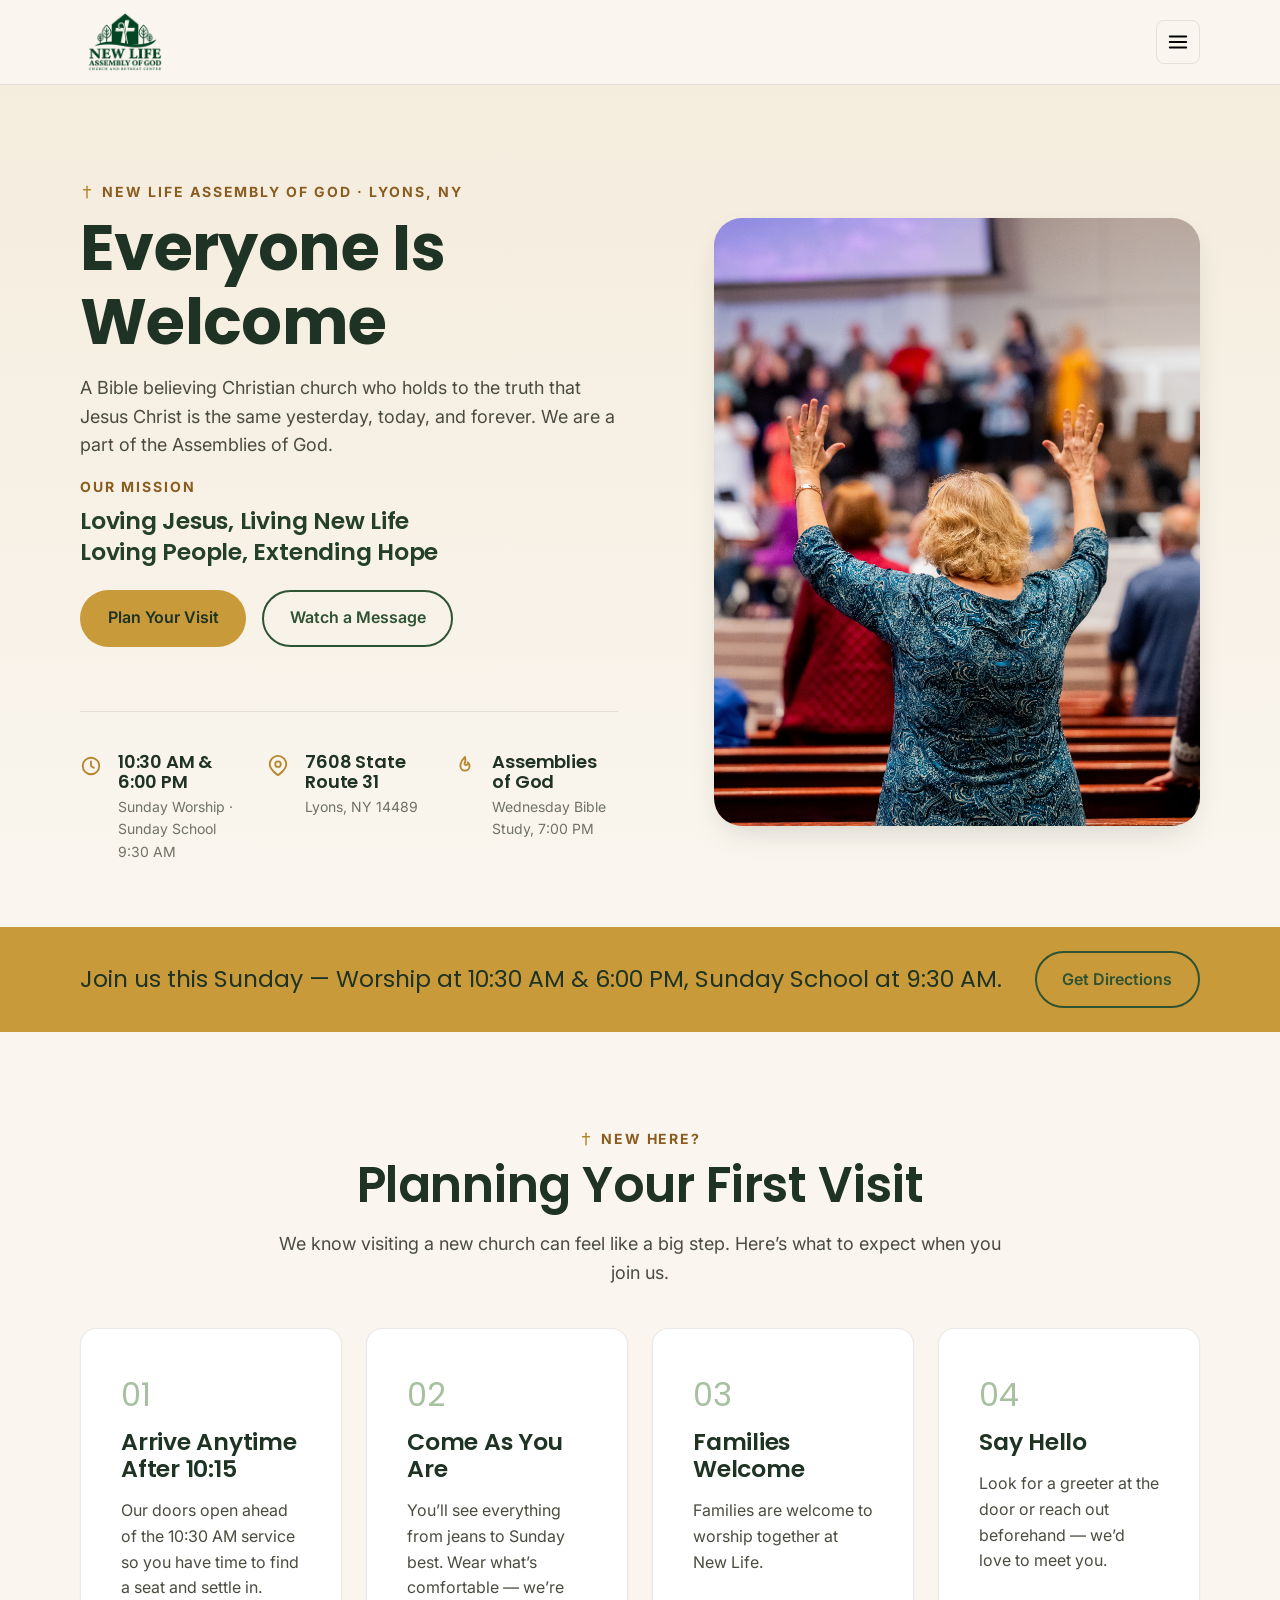
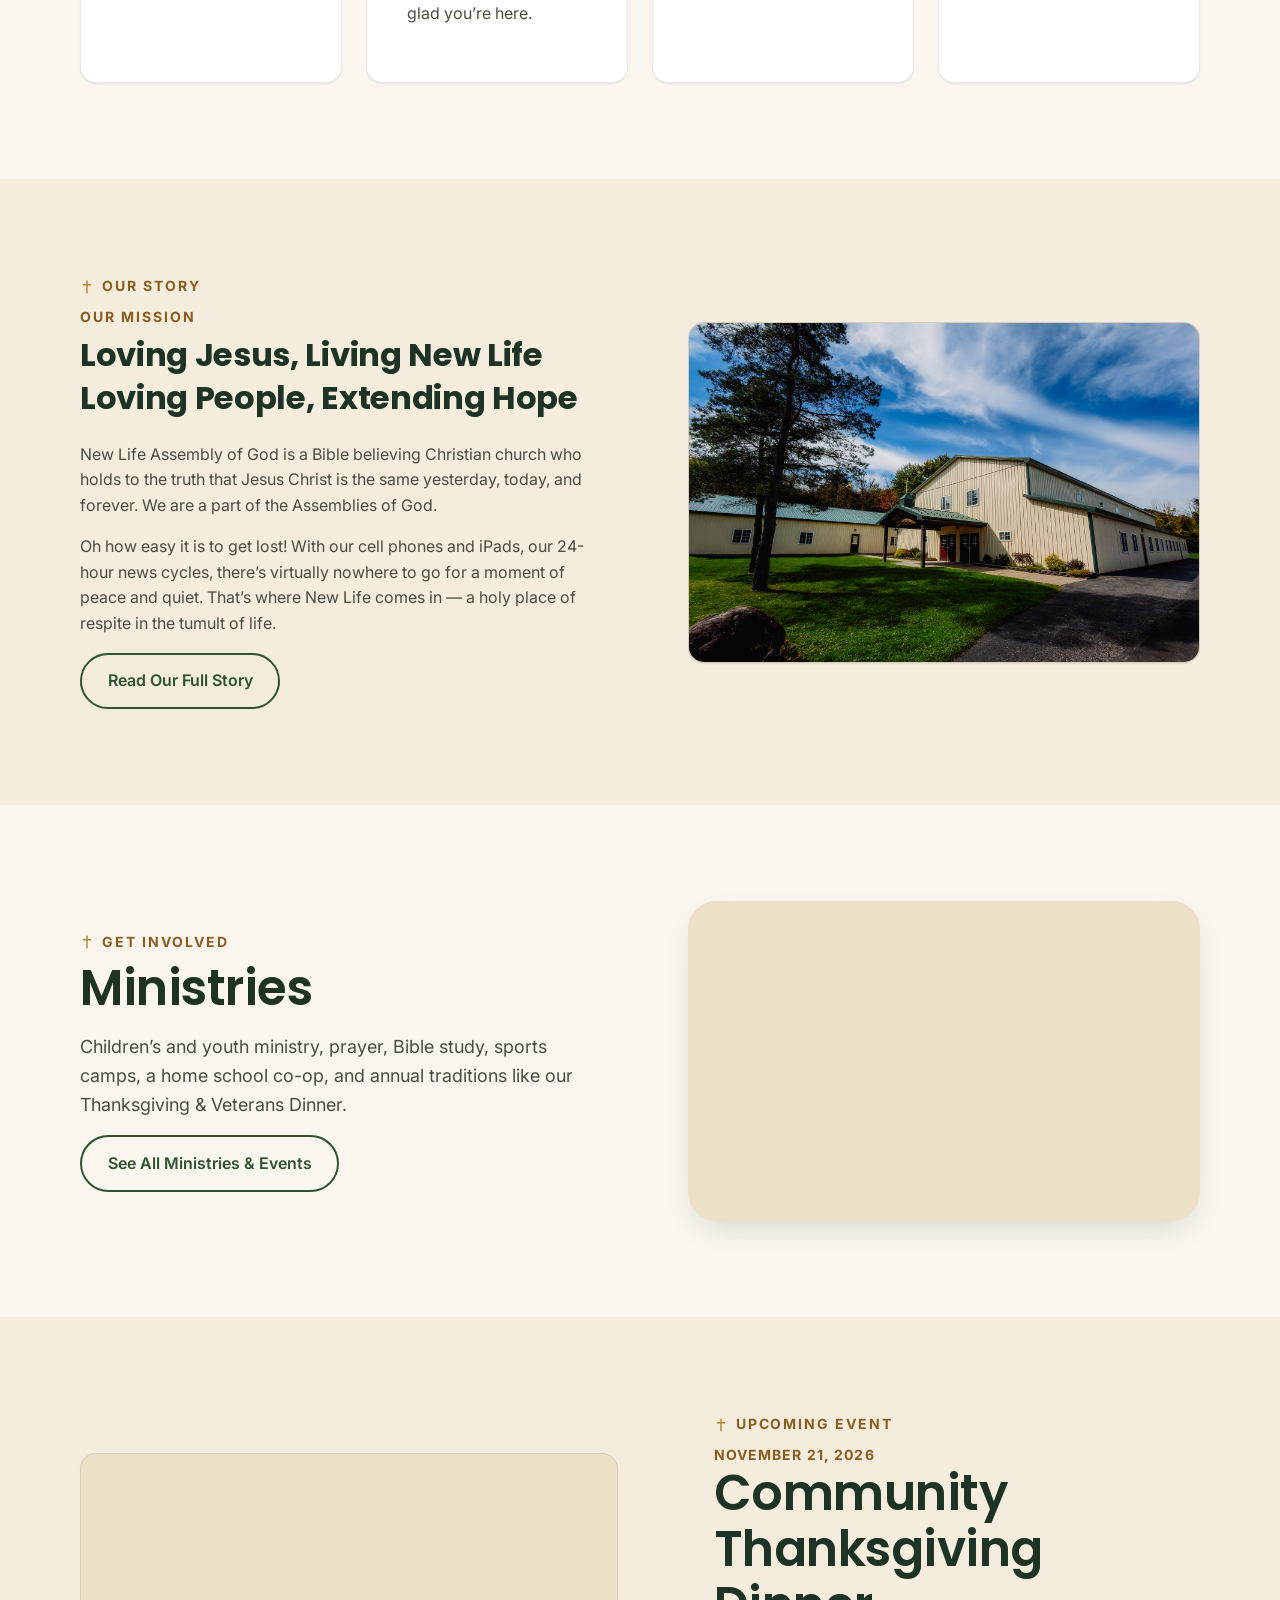
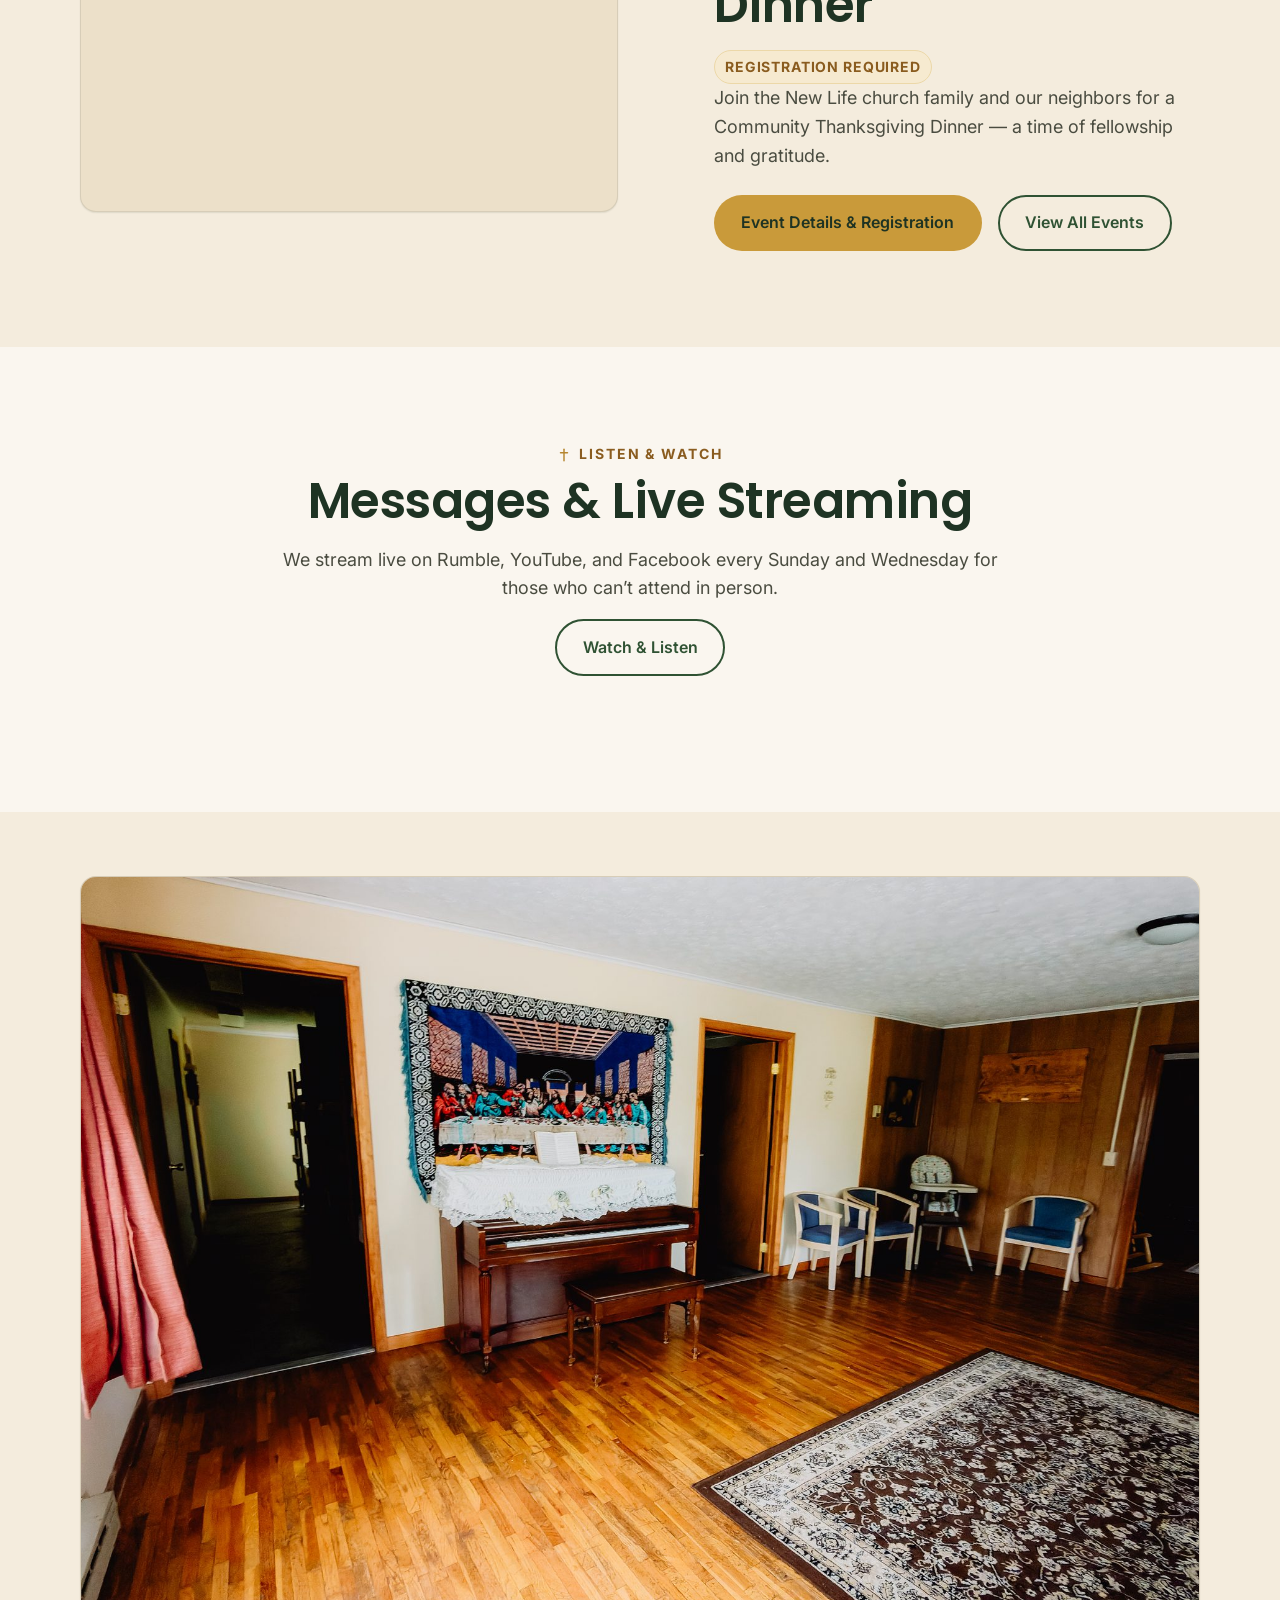
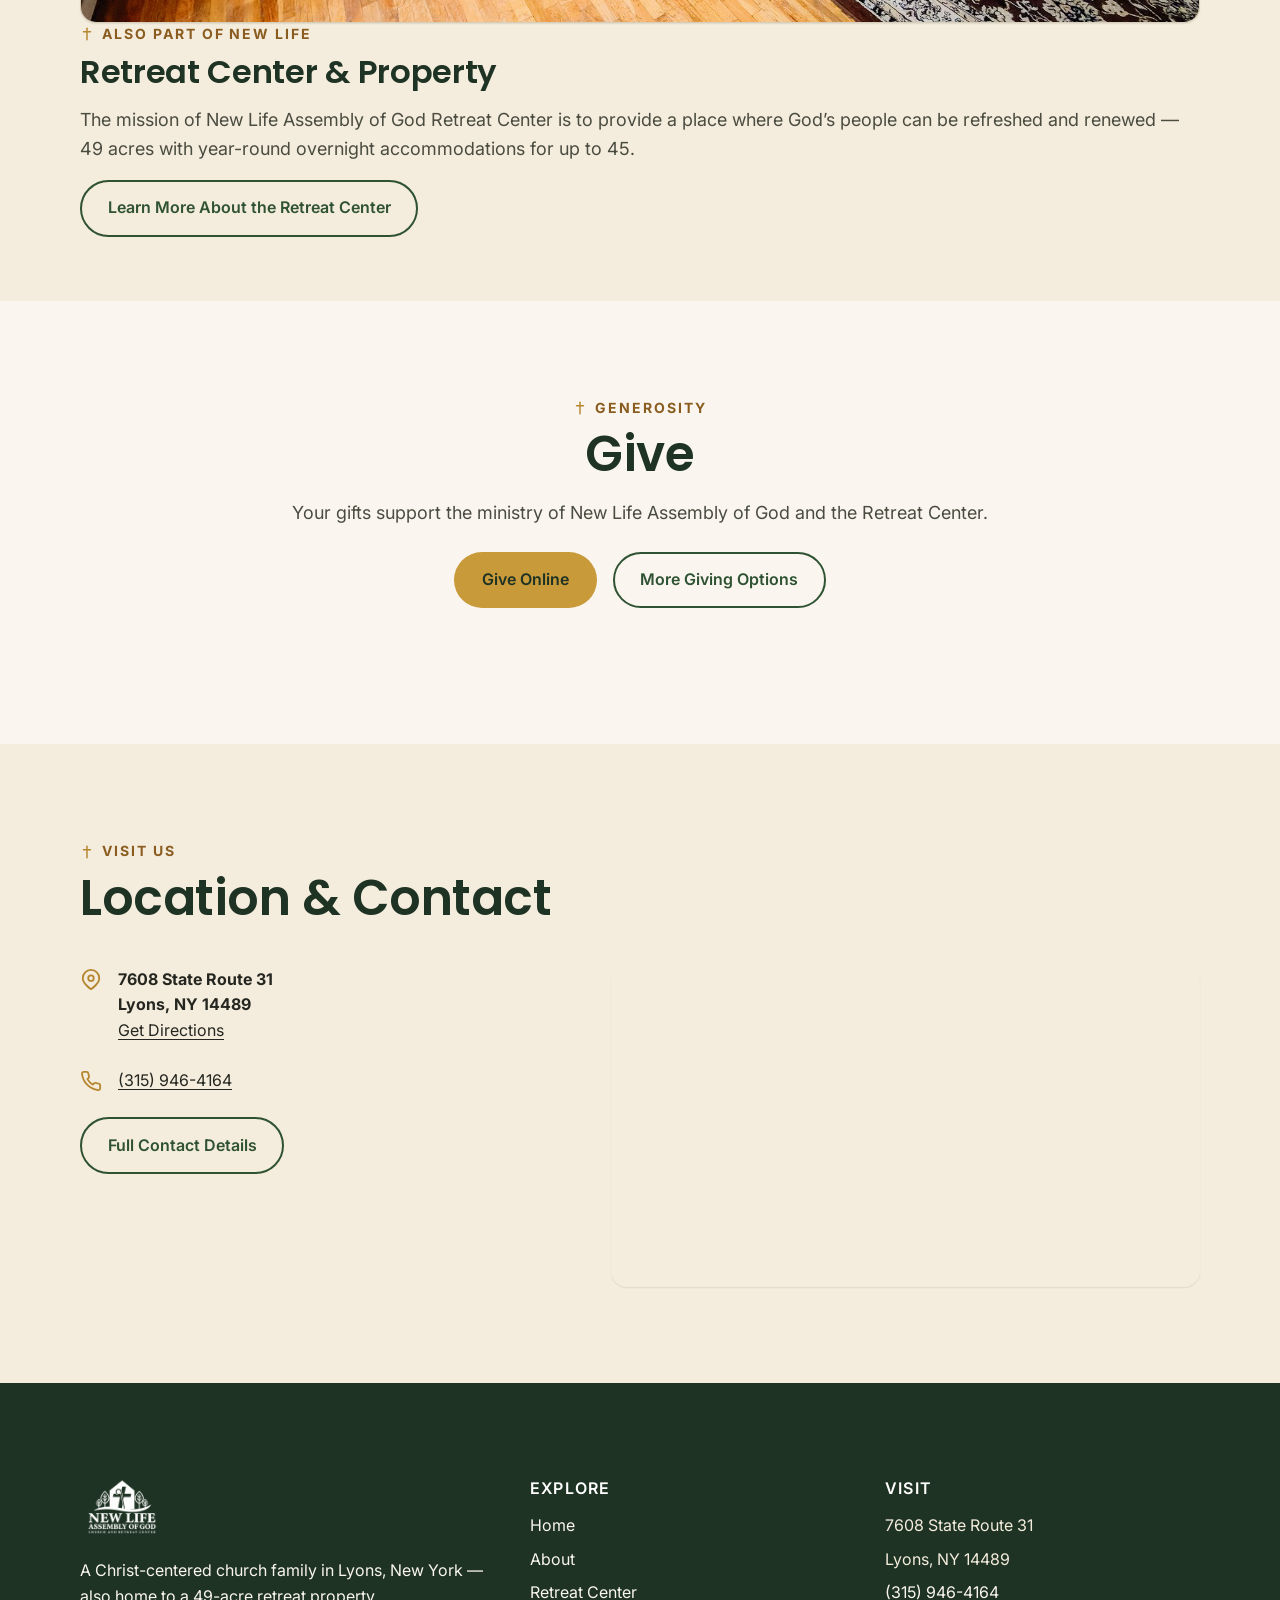
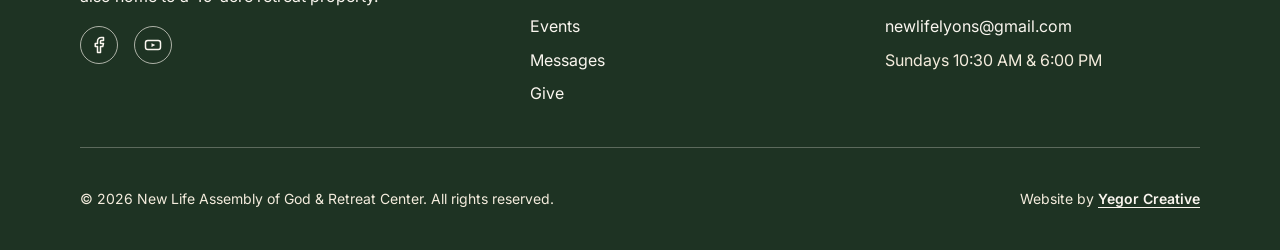
<file: index.html>
<!DOCTYPE html>
<html lang="en">
<head>
<meta charset="UTF-8">
<meta name="viewport" content="width=device-width, initial-scale=1.0">
<title>New Life Assembly of God & Retreat Center | Lyons, NY</title>
<meta name="description" content="New Life Assembly of God in Lyons, NY — a Bible believing Christian church, part of the Assemblies of God. Join us Sundays at 10:30 AM & 6:00 PM. Also home to a 49-acre retreat property.">
<link rel="canonical" href="https://newlifeaogandretreat.com/">

<meta property="og:type" content="website">
<meta property="og:site_name" content="New Life Assembly of God &amp; Retreat Center">
<meta property="og:title" content="New Life Assembly of God & Retreat Center | Lyons, NY">
<meta property="og:description" content="New Life Assembly of God in Lyons, NY — a Bible believing Christian church, part of the Assemblies of God. Join us Sundays at 10:30 AM & 6:00 PM. Also home to a 49-acre retreat property.">
<meta property="og:url" content="https://newlifeaogandretreat.com/">
<meta property="og:image" content="assets/img/church-building-exterior.jpg">
<meta name="twitter:card" content="summary">

<link rel="icon" href="assets/img/logo/logo.ico?v=2" type="image/x-icon" sizes="any">
<meta name="theme-color" content="#b6862f">

<link rel="preconnect" href="https://fonts.googleapis.com">
<link rel="preconnect" href="https://fonts.gstatic.com" crossorigin>
<link href="https://fonts.googleapis.com/css2?family=Poppins:wght@500;600;700;800&family=Inter:wght@400;500;600;700&display=swap" rel="stylesheet">

<link rel="stylesheet" href="assets/css/style.css">
<script type="application/ld+json">
{
  "@context": "https://schema.org",
  "@type": "Church",
  "name": "New Life Assembly of God & Retreat Center",
  "url": "https://newlifeaogandretreat.com/",
  "telephone": "+1-315-946-4164",
  "email": "newlifelyons@gmail.com",
  "address": {
    "@type": "PostalAddress",
    "streetAddress": "7608 State Route 31",
    "addressLocality": "Lyons",
    "addressRegion": "NY",
    "postalCode": "14489",
    "addressCountry": "US"
  },
  "sameAs": [
    "https://www.facebook.com/pages/New-Life-Assembly-of-God-Lyons/845455338828085",
    "https://www.youtube.com/channel/UCfI6z831PPhK5JsShmRE4Fg"
  ]
}
</script>
</head>
<body id="top">
<a class="skip-link" href="#main">Skip to main content</a>

<header class="site-header">
  <div class="container">
    <a class="brand" href="index.html">
      <img class="brand-logo" src="assets/img/logo/logo.png" alt="New Life Assembly of God Church and Retreat Center" width="1536" height="1024">
    </a>

    <button class="nav-toggle" id="navToggle" aria-expanded="false" aria-controls="primaryNav" aria-label="Open menu">
      <svg class="icon-open" viewBox="0 0 24 24" fill="none" stroke="currentColor" stroke-width="2" stroke-linecap="round"><line x1="3" y1="6" x2="21" y2="6"/><line x1="3" y1="12" x2="21" y2="12"/><line x1="3" y1="18" x2="21" y2="18"/></svg>
      <svg class="icon-close" viewBox="0 0 24 24" fill="none" stroke="currentColor" stroke-width="2" stroke-linecap="round"><line x1="5" y1="5" x2="19" y2="19"/><line x1="19" y1="5" x2="5" y2="19"/></svg>
    </button>

    <nav class="primary-nav" id="primaryNav" aria-label="Primary">
      <ul>
        <li><a href="about.html">About</a></li>
        <li><a href="retreat-center.html">Retreat Center</a></li>
        <li><a href="events.html">Events</a></li>
        <li><a href="messages.html">Messages</a></li>
        <li><a href="give.html">Give</a></li>
        <li><a href="contact.html">Contact</a></li>
        <li class="nav-cta"><a class="btn btn-primary" href="index.html#visit">Plan Your Visit</a></li>
      </ul>
    </nav>
  </div>
</header>

<main id="main">

  <section class="hero" aria-labelledby="hero-heading">
    <div class="container hero-grid">
      <div class="hero-inner">
        <div class="eyebrow-row">
          <svg class="cross-icon" aria-hidden="true" viewBox="0 0 24 24" fill="none" stroke="currentColor" stroke-width="2.5" stroke-linecap="round"><path d="M12 2v20"/><path d="M6 8h12"/></svg>
          <p class="eyebrow">New Life Assembly of God &middot; Lyons, NY</p>
        </div>
        <h1 id="hero-heading">Everyone Is Welcome</h1>
        <p class="lede">A Bible believing Christian church who holds to the truth that Jesus Christ is the same yesterday, today, and forever. We are a part of the Assemblies of God.</p>
        <div class="mission-statement mission-statement-hero">
          <p class="mission-label">Our Mission</p>
          <p class="mission-lines">
            <span>Loving Jesus, Living New Life</span>
            <span>Loving People, Extending Hope</span>
          </p>
        </div>
        <div class="hero-actions">
          <a class="btn btn-primary" href="#visit">Plan Your Visit</a>
          <a class="btn btn-outline-dark" href="messages.html">Watch a Message</a>
        </div>

        <div class="hero-facts">
          <div class="hero-fact">
            <svg viewBox="0 0 24 24" fill="none" stroke="currentColor" stroke-width="2" stroke-linecap="round" stroke-linejoin="round"><circle cx="12" cy="12" r="9"/><path d="M12 7v5l3 2"/></svg>
            <div>
              <h3>10:30 AM &amp; 6:00 PM</h3>
              <p>Sunday Worship &middot; Sunday School 9:30 AM</p>
            </div>
          </div>
          <div class="hero-fact">
            <svg viewBox="0 0 24 24" fill="none" stroke="currentColor" stroke-width="2" stroke-linecap="round" stroke-linejoin="round"><path d="M21 10c0 6-9 12-9 12s-9-6-9-12a9 9 0 0 1 18 0Z"/><circle cx="12" cy="10" r="3"/></svg>
            <div>
              <h3>7608 State Route 31</h3>
              <p>Lyons, NY 14489</p>
            </div>
          </div>
          <div class="hero-fact">
            <svg viewBox="0 0 24 24" fill="none" stroke="currentColor" stroke-width="2" stroke-linecap="round" stroke-linejoin="round"><path d="M12 2s-5 5-5 10a5 5 0 0 0 10 0c0-2-1-3-2-4 .5 2-1 3-2 3-1.5 0-2-1.5-1-3C13 6 12 4 12 2Z"/></svg>
            <div>
              <h3>Assemblies of God</h3>
              <p>Wednesday Bible Study, 7:00 PM</p>
            </div>
          </div>
        </div>
      </div>

      <div class="photo-slot photo-slot-hero photo-slot-filled">
        <img
          src="assets/img/worship.jpg"
          alt="Sunday worship at New Life Assembly of God"
          width="3865"
          height="5798"
          decoding="async"
          fetchpriority="high"
        >
      </div>
    </div>
  </section>

  <div class="invite-strip">
    <div class="container">
      <p>Join us this Sunday &mdash; Worship at 10:30 AM &amp; 6:00 PM, Sunday School at 9:30 AM.</p>
      <a class="btn btn-outline-dark" href="https://www.google.com/maps?q=7608+State+Route+31,+Lyons,+NY+14489" target="_blank" rel="noopener noreferrer">Get Directions</a>
    </div>
  </div>

  <section id="visit">
    <div class="container">
      <div class="section-head center">
        <div class="eyebrow-row" style="justify-content:center;"><svg class="cross-icon" aria-hidden="true" viewBox="0 0 24 24" fill="none" stroke="currentColor" stroke-width="2.5" stroke-linecap="round"><path d="M12 2v20"/><path d="M6 8h12"/></svg><p class="eyebrow">New Here?</p></div>
        <h2>Planning Your First Visit</h2>
        <p class="lede">We know visiting a new church can feel like a big step. Here&rsquo;s what to expect when you join us.</p>
      </div>
      <div class="grid grid-4">
        <div class="card step-card">
          <div class="step-number">01</div>
          <h3>Arrive Anytime After 10:15</h3>
          <p>Our doors open ahead of the 10:30 AM service so you have time to find a seat and settle in.</p>
        </div>
        <div class="card step-card">
          <div class="step-number">02</div>
          <h3>Come As You Are</h3>
          <p>You&rsquo;ll see everything from jeans to Sunday best. Wear what&rsquo;s comfortable &mdash; we&rsquo;re glad you&rsquo;re here.</p>
        </div>
        <div class="card step-card">
          <div class="step-number">03</div>
          <h3>Families Welcome</h3>
          <p>Families are welcome to worship together at New Life.</p>
        </div>
        <div class="card step-card">
          <div class="step-number">04</div>
          <h3>Say Hello</h3>
          <p>Look for a greeter at the door or reach out beforehand &mdash; we&rsquo;d love to meet you.</p>
        </div>
      </div>
    </div>
  </section>

  <section id="who-we-are" class="section-alt">
    <div class="container split">
      <div>
        <div class="eyebrow-row"><svg class="cross-icon" aria-hidden="true" viewBox="0 0 24 24" fill="none" stroke="currentColor" stroke-width="2.5" stroke-linecap="round"><path d="M12 2v20"/><path d="M6 8h12"/></svg><p class="eyebrow">Our Story</p></div>
        <div class="mission-statement">
          <p class="mission-label">Our Mission</p>
          <h2 class="mission-lines">
            <span>Loving Jesus, Living New Life</span>
            <span>Loving People, Extending Hope</span>
          </h2>
        </div>
        <p>New Life Assembly of God is a Bible believing Christian church who holds to the truth that Jesus Christ is the same yesterday, today, and forever. We are a part of the Assemblies of God.</p>
        <p>Oh how easy it is to get lost! With our cell phones and iPads, our 24-hour news cycles, there&rsquo;s virtually nowhere to go for a moment of peace and quiet. That&rsquo;s where New Life comes in &mdash; a holy place of respite in the tumult of life.</p>
        <a class="btn btn-outline-dark" href="about.html">Read Our Full Story</a>
      </div>
      <div class="story-photo">
        <img
          src="assets/img/IMG_0327NLCL.JPG"
          alt="New Life Assembly of God church building exterior with steeple and autumn trees"
          width="6800"
          height="4533"
          loading="lazy"
          decoding="async"
        >
      </div>
    </div>
  </section>

  <section id="ministries">
    <div class="container split reverse">
      <div class="photo-slot photo-slot-wide photo-slot-filled homepage-ministries-photo">
        <img
          src="assets/img/kidsMinistry.jpg"
          alt="Children and adults gathered around a craft table during kids ministry at New Life"
          width="5040"
          height="3360"
          loading="lazy"
          decoding="async"
        >
      </div>
      <div>
        <div class="eyebrow-row"><svg class="cross-icon" aria-hidden="true" viewBox="0 0 24 24" fill="none" stroke="currentColor" stroke-width="2.5" stroke-linecap="round"><path d="M12 2v20"/><path d="M6 8h12"/></svg><p class="eyebrow">Get Involved</p></div>
        <h2>Ministries</h2>
        <p class="lede">Children&rsquo;s and youth ministry, prayer, Bible study, sports camps, a home school co-op, and annual traditions like our Thanksgiving &amp; Veterans Dinner.</p>
        <a class="btn btn-outline-dark" href="events.html">See All Ministries &amp; Events</a>
      </div>
    </div>
  </section>

  <section id="upcoming-events" class="section-alt">
    <div class="container homepage-event-feature">
      <div class="story-photo homepage-thanksgiving-photo">
        <img
          src="assets/img/events/web/thanksGiving.jpg"
          alt="New Life Assembly of God church with a Community Thanksgiving Dinner banner for November 21st"
          width="1800"
          height="1285"
          loading="lazy"
          decoding="async"
        >
      </div>
      <div>
        <div class="eyebrow-row"><svg class="cross-icon" aria-hidden="true" viewBox="0 0 24 24" fill="none" stroke="currentColor" stroke-width="2.5" stroke-linecap="round"><path d="M12 2v20"/><path d="M6 8h12"/></svg><p class="eyebrow">Upcoming Event</p></div>
        <p class="event-date-label">November 21, 2026</p>
        <h2>Community Thanksgiving Dinner</h2>
        <p class="event-badge">Registration Required</p>
        <p class="lede">Join the New Life church family and our neighbors for a Community Thanksgiving Dinner &mdash; a time of fellowship and gratitude.</p>
        <div class="homepage-event-actions">
          <a class="btn btn-primary" href="events.html#thanksgiving-2026">Event Details &amp; Registration</a>
          <a class="btn btn-outline-dark" href="events.html">View All Events</a>
        </div>
      </div>
    </div>
  </section>

  <section id="messages">
    <div class="container">
      <div class="section-head center">
        <div class="eyebrow-row" style="justify-content:center;"><svg class="cross-icon" aria-hidden="true" viewBox="0 0 24 24" fill="none" stroke="currentColor" stroke-width="2.5" stroke-linecap="round"><path d="M12 2v20"/><path d="M6 8h12"/></svg><p class="eyebrow">Listen & Watch</p></div>
        <h2>Messages &amp; Live Streaming</h2>
        <p class="lede">We stream live on Rumble, YouTube, and Facebook every Sunday and Wednesday for those who can&rsquo;t attend in person.</p>
        <a class="btn btn-outline-dark" href="messages.html">Watch &amp; Listen</a>
      </div>
    </div>
  </section>

  <section id="retreat" class="section-soft section-compact">
    <div class="container split-narrow">
      <div class="story-photo homepage-retreat-photo">
        <img
          src="assets/img/retreat/web/retreatCenter-02.jpg"
          alt="Outdoor fire pit with chairs near a barn on the New Life Retreat Center grounds"
          width="1800"
          height="1200"
          loading="lazy"
          decoding="async"
        >
      </div>
      <div>
        <div class="eyebrow-row"><svg class="cross-icon" aria-hidden="true" viewBox="0 0 24 24" fill="none" stroke="currentColor" stroke-width="2.5" stroke-linecap="round"><path d="M12 2v20"/><path d="M6 8h12"/></svg><p class="eyebrow">Also Part of New Life</p></div>
        <h2 style="font-size: var(--fs-700);">Retreat Center &amp; Property</h2>
        <p class="lede">The mission of New Life Assembly of God Retreat Center is to provide a place where God&rsquo;s people can be refreshed and renewed &mdash; 49 acres with year-round overnight accommodations for up to 45.</p>
        <a class="btn btn-outline-dark" href="retreat-center.html">Learn More About the Retreat Center</a>
      </div>
    </div>
  </section>

  <section id="give">
    <div class="container">
      <div class="section-head center">
        <div class="eyebrow-row" style="justify-content:center;"><svg class="cross-icon" aria-hidden="true" viewBox="0 0 24 24" fill="none" stroke="currentColor" stroke-width="2.5" stroke-linecap="round"><path d="M12 2v20"/><path d="M6 8h12"/></svg><p class="eyebrow">Generosity</p></div>
        <h2>Give</h2>
        <p class="lede">Your gifts support the ministry of New Life Assembly of God and the Retreat Center.</p>
        <div class="hero-actions" style="justify-content:center;">
          <a class="btn btn-primary" href="https://tithe.ly/give?c=2412274" target="_blank" rel="noopener noreferrer">Give Online</a>
          <a class="btn btn-outline-dark" href="give.html">More Giving Options</a>
        </div>
      </div>
    </div>
  </section>

  <section id="contact" class="section-alt">
    <div class="container">
      <div class="section-head">
        <div class="eyebrow-row"><svg class="cross-icon" aria-hidden="true" viewBox="0 0 24 24" fill="none" stroke="currentColor" stroke-width="2.5" stroke-linecap="round"><path d="M12 2v20"/><path d="M6 8h12"/></svg><p class="eyebrow">Visit Us</p></div>
        <h2>Location &amp; Contact</h2>
      </div>
      <div class="contact-grid">
        <div>
          <ul class="contact-list">
            <li>
              <svg viewBox="0 0 24 24" fill="none" stroke="currentColor" stroke-width="2" stroke-linecap="round" stroke-linejoin="round"><path d="M21 10c0 6-9 12-9 12s-9-6-9-12a9 9 0 0 1 18 0Z"/><circle cx="12" cy="10" r="3"/></svg>
              <div>
                <strong>7608 State Route 31<br>Lyons, NY 14489</strong><br>
                <a href="https://www.google.com/maps?q=7608+State+Route+31,+Lyons,+NY+14489" target="_blank" rel="noopener noreferrer">Get Directions</a>
              </div>
            </li>
            <li>
              <svg viewBox="0 0 24 24" fill="none" stroke="currentColor" stroke-width="2" stroke-linecap="round" stroke-linejoin="round"><path d="M22 16.92v3a2 2 0 0 1-2.18 2 19.79 19.79 0 0 1-8.63-3.07 19.5 19.5 0 0 1-6-6 19.79 19.79 0 0 1-3.07-8.67A2 2 0 0 1 4.11 2h3a2 2 0 0 1 2 1.72c.127.96.362 1.903.7 2.81a2 2 0 0 1-.45 2.11L8.09 9.91a16 16 0 0 0 6 6l1.27-1.27a2 2 0 0 1 2.11-.45c.907.338 1.85.573 2.81.7A2 2 0 0 1 22 16.92Z"/></svg>
              <div><a href="tel:+13159464164">(315) 946-4164</a></div>
            </li>
          </ul>
          <a class="btn btn-outline-dark" href="contact.html">Full Contact Details</a>
        </div>
        <iframe class="map-frame" title="Map to New Life Assembly of God & Retreat Center" loading="lazy" src="https://www.google.com/maps?q=7608+State+Route+31,+Lyons,+NY+14489&output=embed"></iframe>
      </div>
    </div>
  </section>
</main>

<footer class="site-footer">
  <div class="container">
    <div class="footer-grid">
      <div class="footer-col">
        <a class="brand" href="index.html">
          <img class="brand-logo" src="assets/img/logo/logo.png" alt="New Life Assembly of God Church and Retreat Center" width="1536" height="1024">
    </a>
        <p style="margin-top: var(--space-sm);">A Christ-centered church family in Lyons, New York &mdash; also home to a 49-acre retreat property.</p>
        <div class="social-links">
          <a href="https://www.facebook.com/pages/New-Life-Assembly-of-God-Lyons/845455338828085" target="_blank" rel="noopener noreferrer" aria-label="New Life Assembly of God on Facebook">
            <svg viewBox="0 0 24 24" fill="none" stroke="currentColor" stroke-width="2" stroke-linecap="round" stroke-linejoin="round"><path d="M18 2h-3a5 5 0 0 0-5 5v3H7v4h3v8h4v-8h3l1-4h-4V7a1 1 0 0 1 1-1h3Z"/></svg>
          </a>
          <a href="https://www.youtube.com/channel/UCfI6z831PPhK5JsShmRE4Fg" target="_blank" rel="noopener noreferrer" aria-label="New Life Assembly of God on YouTube">
            <svg viewBox="0 0 24 24" fill="none" stroke="currentColor" stroke-width="2" stroke-linecap="round" stroke-linejoin="round"><rect x="2" y="6" width="20" height="12" rx="3"/><path d="M10 9.5v5l5-2.5Z" fill="currentColor" stroke="none"/></svg>
          </a>
        </div>
      </div>
      <div class="footer-col">
        <h3>Explore</h3>
        <ul>
          <li><a href="index.html">Home</a></li>
          <li><a href="about.html">About</a></li>
          <li><a href="retreat-center.html">Retreat Center</a></li>
          <li><a href="events.html">Events</a></li>
          <li><a href="messages.html">Messages</a></li>
          <li><a href="give.html">Give</a></li>
        </ul>
      </div>
      <div class="footer-col">
        <h3>Visit</h3>
        <ul>
          <li>7608 State Route 31</li>
          <li>Lyons, NY 14489</li>
          <li><a href="tel:+13159464164">(315) 946-4164</a></li>
          <li><a href="mailto:newlifelyons@gmail.com">newlifelyons@gmail.com</a></li>
          <li>Sundays 10:30 AM &amp; 6:00 PM</li>
        </ul>
      </div>
    </div>
    <div class="footer-bottom">
      <p>&copy; <span id="year"></span> New Life Assembly of God &amp; Retreat Center. All rights reserved.</p>
      <p class="footer-credit">Website by <a href="https://yegorcreative.com" target="_blank" rel="noopener noreferrer">Yegor Creative</a></p>
    </div>
  </div>
</footer>

<script src="assets/js/main.js"></script>
</body>
</html>
</file>
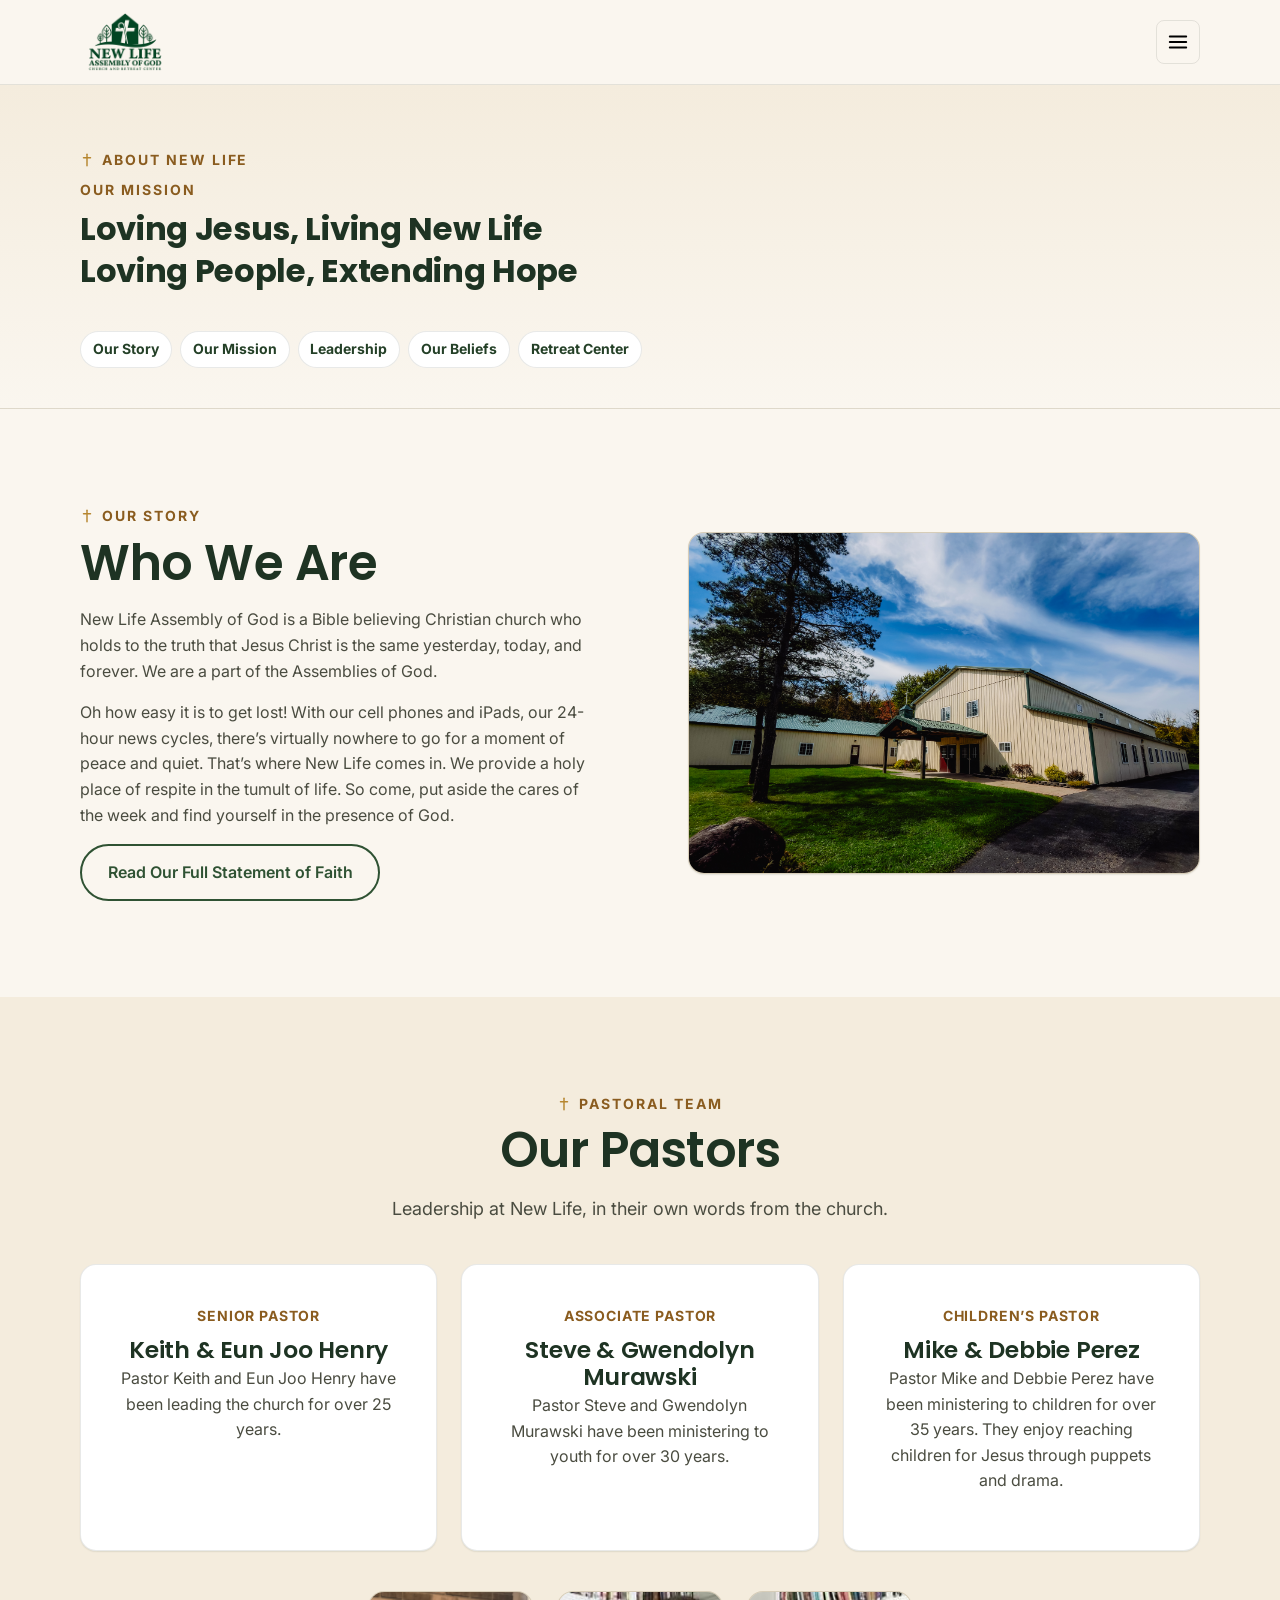
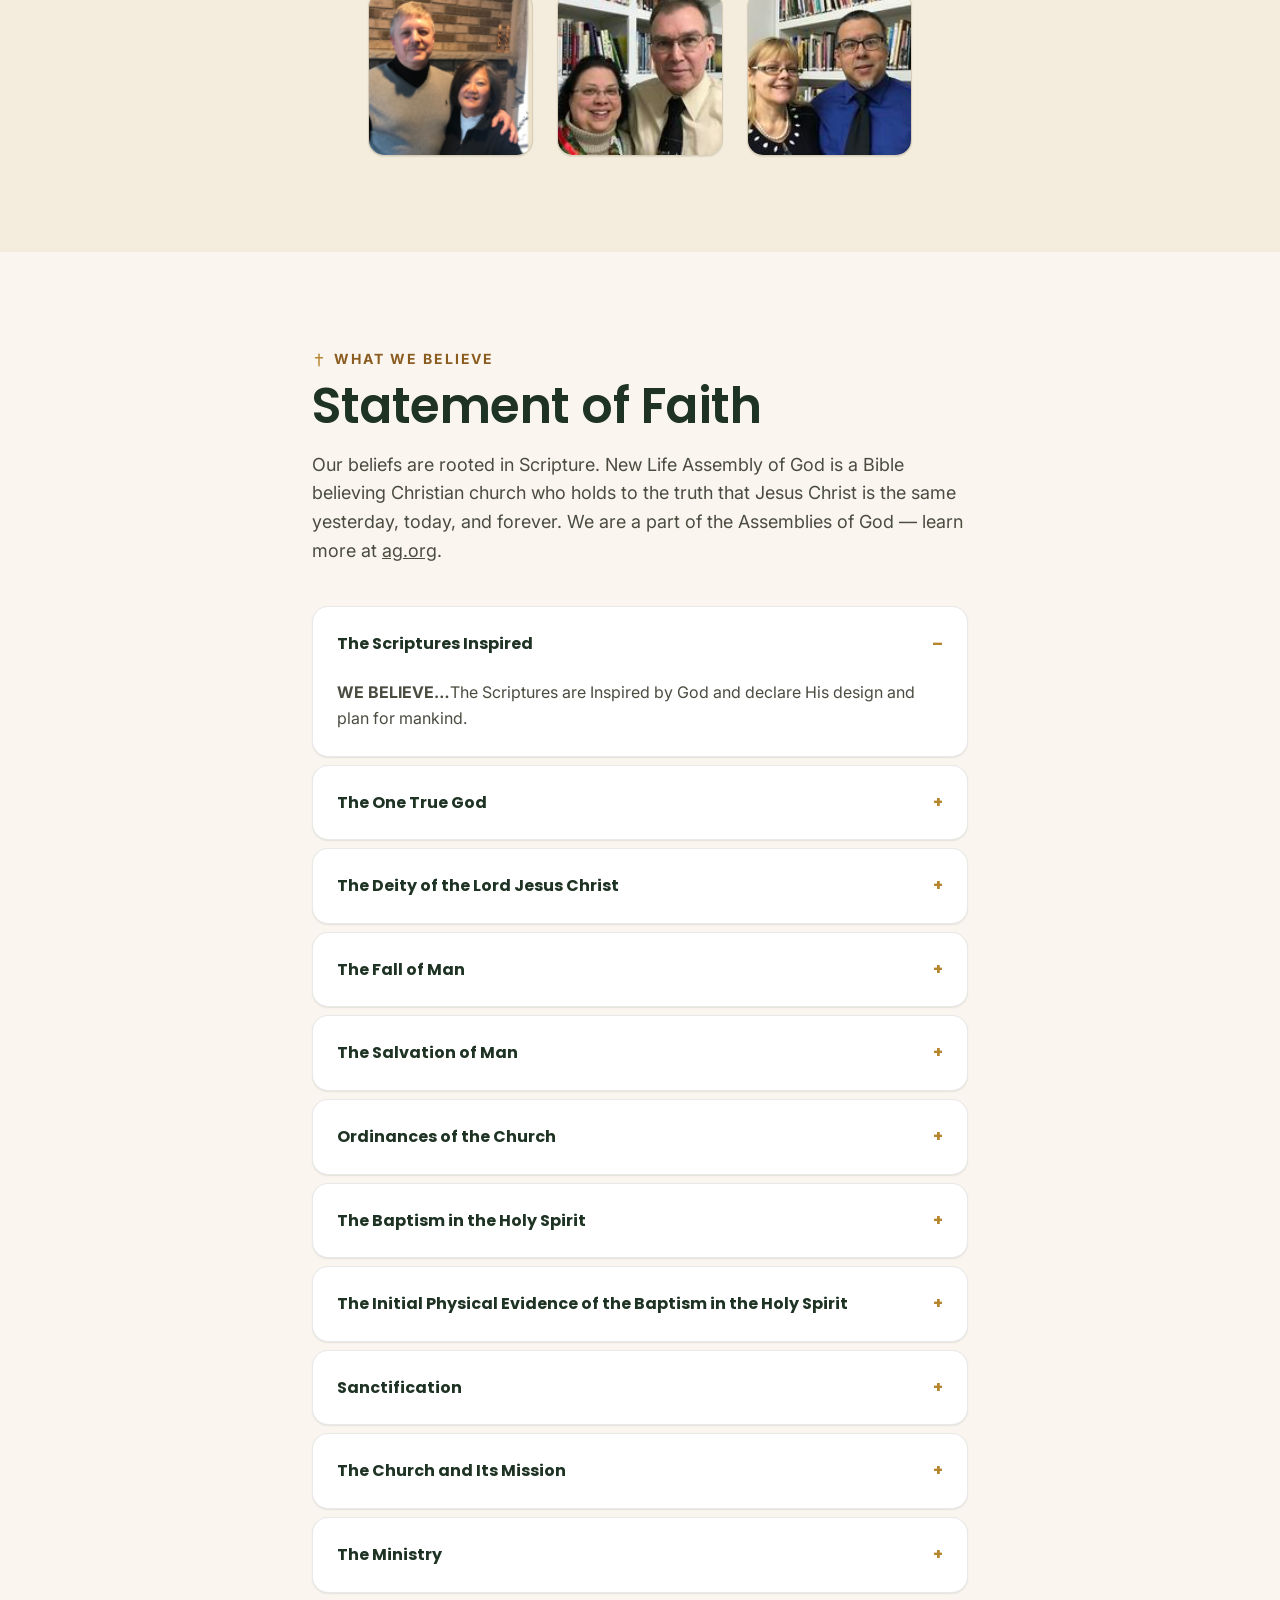
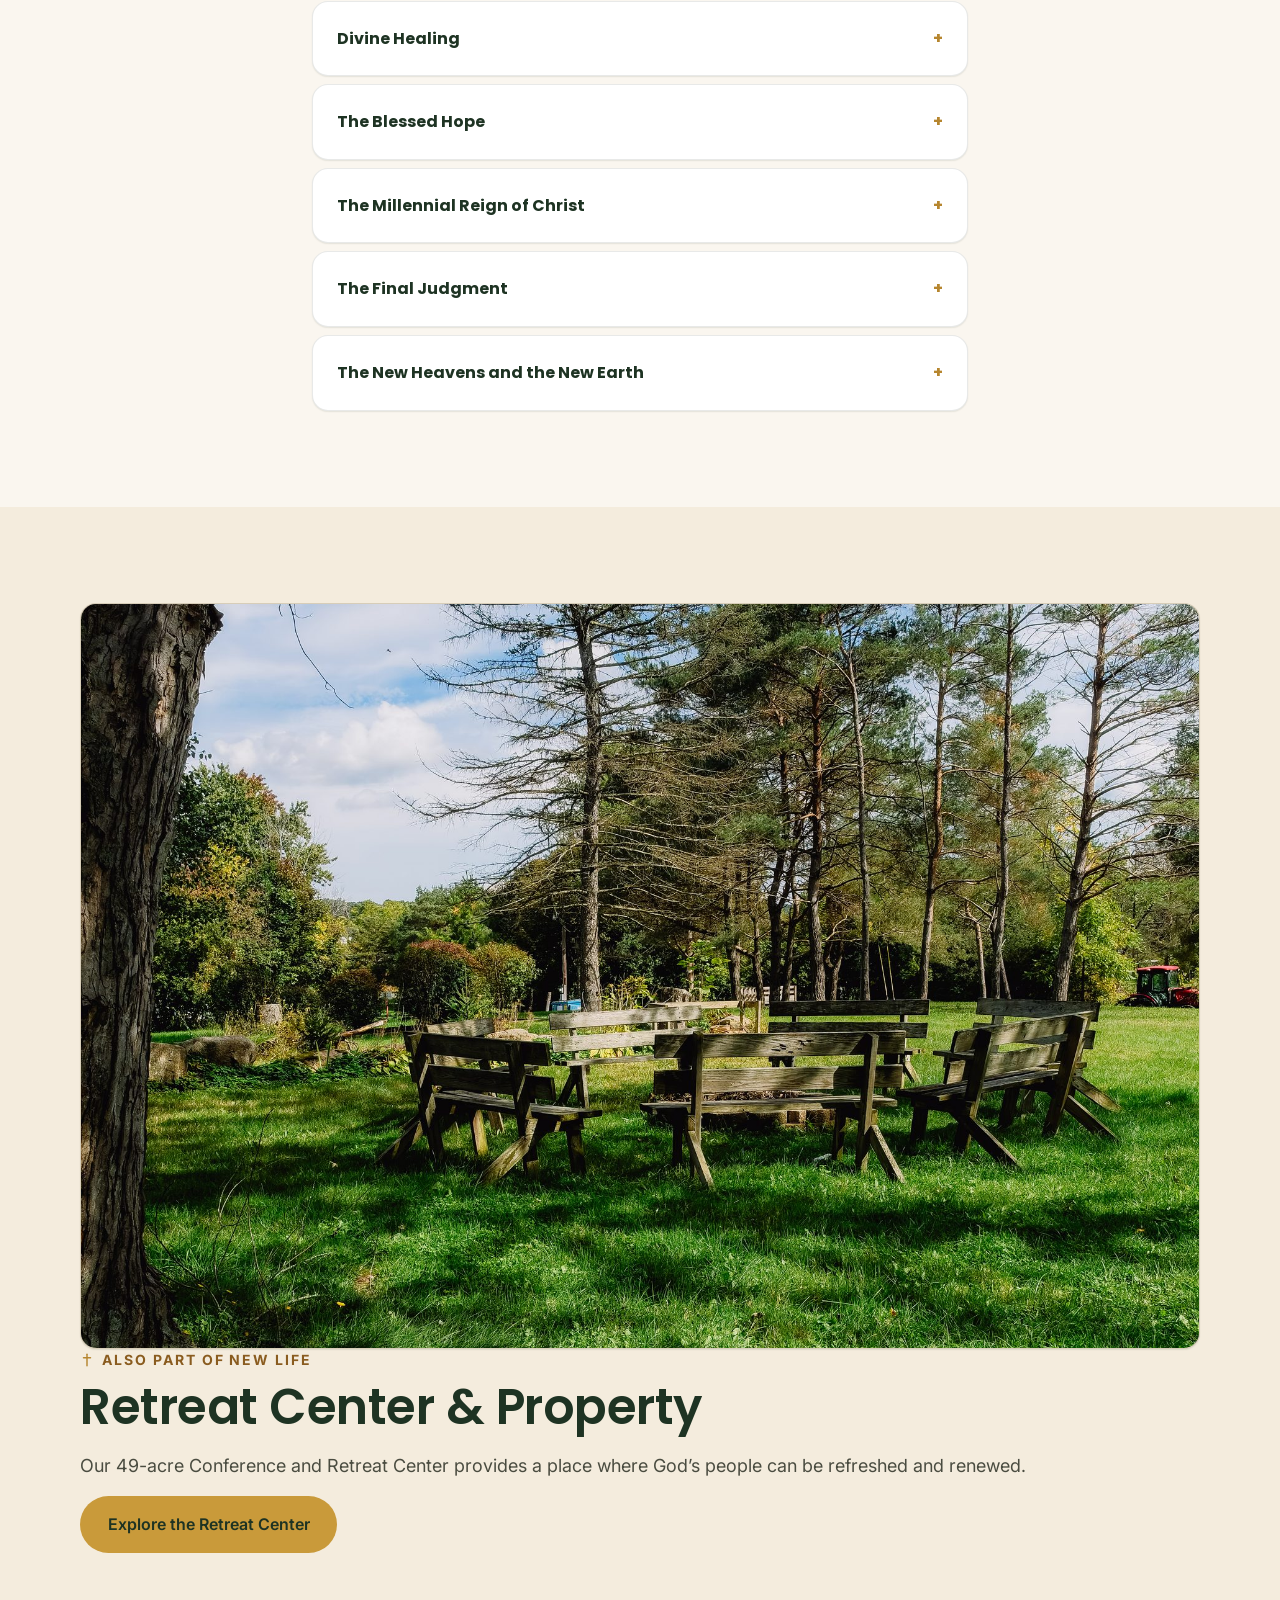
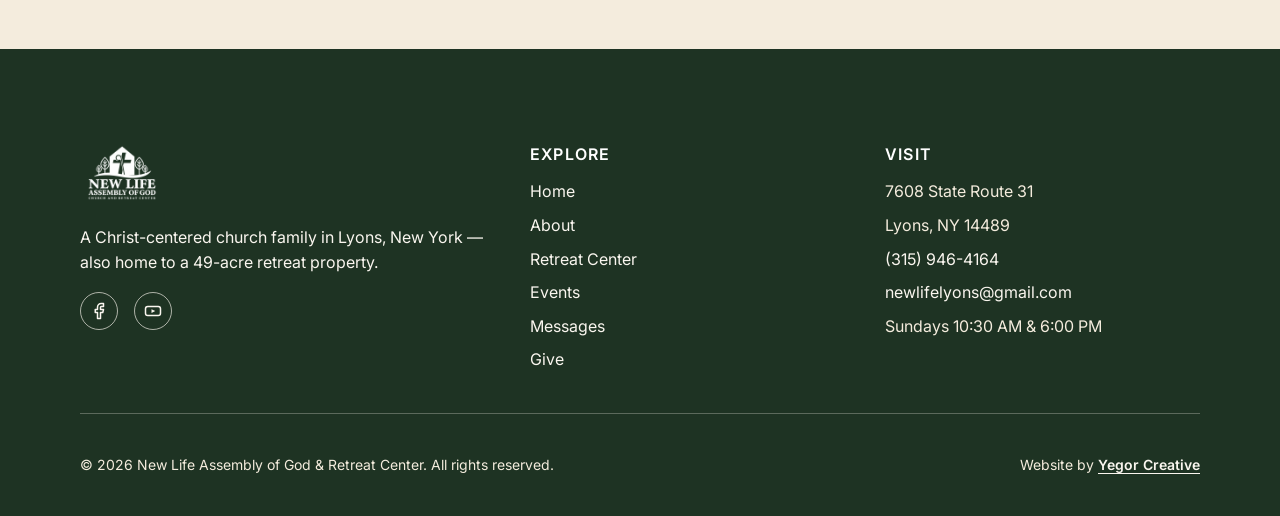
<file: about.html>
<!DOCTYPE html>
<html lang="en">
<head>
<meta charset="UTF-8">
<meta name="viewport" content="width=device-width, initial-scale=1.0">
<title>About Us | New Life Assembly of God & Retreat Center</title>
<meta name="description" content="Learn about New Life Assembly of God in Lyons, NY — our mission, story, pastoral team, Statement of Faith, and retreat center.">
<link rel="canonical" href="https://newlifeaogandretreat.com/about.html">

<meta property="og:type" content="website">
<meta property="og:site_name" content="New Life Assembly of God &amp; Retreat Center">
<meta property="og:title" content="About Us | New Life Assembly of God & Retreat Center">
<meta property="og:description" content="Learn about New Life Assembly of God in Lyons, NY — our mission, story, pastoral team, Statement of Faith, and retreat center.">
<meta property="og:url" content="https://newlifeaogandretreat.com/about.html">
<meta property="og:image" content="assets/img/IMG_0327NLCL.JPG">
<meta name="twitter:card" content="summary">

<link rel="icon" href="assets/img/logo/logo.ico?v=2" type="image/x-icon" sizes="any">
<meta name="theme-color" content="#b6862f">

<link rel="preconnect" href="https://fonts.googleapis.com">
<link rel="preconnect" href="https://fonts.gstatic.com" crossorigin>
<link href="https://fonts.googleapis.com/css2?family=Poppins:wght@500;600;700;800&family=Inter:wght@400;500;600;700&display=swap" rel="stylesheet">

<link rel="stylesheet" href="assets/css/style.css">
</head>
<body id="top">
<a class="skip-link" href="#main">Skip to main content</a>

<header class="site-header">
  <div class="container">
    <a class="brand" href="index.html">
      <img class="brand-logo" src="assets/img/logo/logo.png" alt="New Life Assembly of God Church and Retreat Center" width="1536" height="1024">
    </a>

    <button class="nav-toggle" id="navToggle" aria-expanded="false" aria-controls="primaryNav" aria-label="Open menu">
      <svg class="icon-open" viewBox="0 0 24 24" fill="none" stroke="currentColor" stroke-width="2" stroke-linecap="round"><line x1="3" y1="6" x2="21" y2="6"/><line x1="3" y1="12" x2="21" y2="12"/><line x1="3" y1="18" x2="21" y2="18"/></svg>
      <svg class="icon-close" viewBox="0 0 24 24" fill="none" stroke="currentColor" stroke-width="2" stroke-linecap="round"><line x1="5" y1="5" x2="19" y2="19"/><line x1="19" y1="5" x2="5" y2="19"/></svg>
    </button>

    <nav class="primary-nav" id="primaryNav" aria-label="Primary">
      <ul>
        <li><a href="about.html" aria-current="page">About</a></li>
        <li><a href="retreat-center.html">Retreat Center</a></li>
        <li><a href="events.html">Events</a></li>
        <li><a href="messages.html">Messages</a></li>
        <li><a href="give.html">Give</a></li>
        <li><a href="contact.html">Contact</a></li>
        <li class="nav-cta"><a class="btn btn-primary" href="index.html#visit">Plan Your Visit</a></li>
      </ul>
    </nav>
  </div>
</header>

<main id="main">

  <section class="page-hero" id="mission">
    <div class="container">
      <div class="eyebrow-row"><svg class="cross-icon" aria-hidden="true" viewBox="0 0 24 24" fill="none" stroke="currentColor" stroke-width="2.5" stroke-linecap="round"><path d="M12 2v20"/><path d="M6 8h12"/></svg><p class="eyebrow">About New Life</p></div>
      <div class="mission-statement">
        <p class="mission-label">Our Mission</p>
        <h1 class="mission-lines">
          <span>Loving Jesus, Living New Life</span>
          <span>Loving People, Extending Hope</span>
        </h1>
      </div>
      <nav class="about-page-nav" aria-label="On this page">
        <a href="#who-we-are">Our Story</a>
        <a href="#mission">Our Mission</a>
        <a href="#leadership">Leadership</a>
        <a href="#beliefs">Our Beliefs</a>
        <a href="#retreat">Retreat Center</a>
      </nav>
    </div>
  </section>

  <section id="who-we-are">
    <div class="container split">
      <div>
        <div class="eyebrow-row"><svg class="cross-icon" aria-hidden="true" viewBox="0 0 24 24" fill="none" stroke="currentColor" stroke-width="2.5" stroke-linecap="round"><path d="M12 2v20"/><path d="M6 8h12"/></svg><p class="eyebrow">Our Story</p></div>
        <h2>Who We Are</h2>
        <p>New Life Assembly of God is a Bible believing Christian church who holds to the truth that Jesus Christ is the same yesterday, today, and forever. We are a part of the Assemblies of God.</p>
        <p>Oh how easy it is to get lost! With our cell phones and iPads, our 24-hour news cycles, there&rsquo;s virtually nowhere to go for a moment of peace and quiet. That&rsquo;s where New Life comes in. We provide a holy place of respite in the tumult of life. So come, put aside the cares of the week and find yourself in the presence of God.</p>
        <a class="btn btn-outline-dark" href="#beliefs">Read Our Full Statement of Faith</a>
      </div>
      <div class="story-photo about-who-photo">
        <img
          src="assets/img/IMG_0327NLCL.JPG"
          alt="New Life Assembly of God church building exterior with steeple and autumn trees"
          width="6800"
          height="4533"
          loading="lazy"
          decoding="async"
        >
      </div>
    </div>
  </section>

  <section class="section-alt" id="leadership">
    <div class="container">
      <div class="section-head center">
        <div class="eyebrow-row" style="justify-content:center;"><svg class="cross-icon" aria-hidden="true" viewBox="0 0 24 24" fill="none" stroke="currentColor" stroke-width="2.5" stroke-linecap="round"><path d="M12 2v20"/><path d="M6 8h12"/></svg><p class="eyebrow">Pastoral Team</p></div>
        <h2>Our Pastors</h2>
        <p class="lede">Leadership at New Life, in their own words from the church.</p>
      </div>
      <div class="grid grid-3">
        <div class="card person-card">
          <span class="role">Senior Pastor</span>
          <h3>Keith &amp; Eun Joo Henry</h3>
          <p>Pastor Keith and Eun Joo Henry have been leading the church for over 25 years.</p>
        </div>
        <div class="card person-card">
          <span class="role">Associate Pastor</span>
          <h3>Steve &amp; Gwendolyn Murawski</h3>
          <p>Pastor Steve and Gwendolyn Murawski have been ministering to youth for over 30 years.</p>
        </div>
        <div class="card person-card">
          <span class="role">Children&rsquo;s Pastor</span>
          <h3>Mike &amp; Debbie Perez</h3>
          <p>Pastor Mike and Debbie Perez have been ministering to children for over 35 years. They enjoy reaching children for Jesus through puppets and drama.</p>
        </div>
      </div>

      <div class="pastoral-photo-grid" aria-label="Pastoral team photographs">
        <div class="pastoral-photo-card">
          <img class="pastoral-photo pastoral-photo-1" src="assets/img/pastoral-team-1.png" alt="A pastoral couple from New Life Assembly of God" width="138" height="165" loading="lazy" decoding="async">
        </div>
        <div class="pastoral-photo-card">
          <img class="pastoral-photo pastoral-photo-2" src="assets/img/pastoral-team-2.jpg" alt="A pastoral couple from New Life Assembly of God" width="151" height="144" loading="lazy" decoding="async">
        </div>
        <div class="pastoral-photo-card">
          <img class="pastoral-photo pastoral-photo-3" src="assets/img/pastoral-team-3.jpg" alt="A pastoral couple from New Life Assembly of God" width="190" height="146" loading="lazy" decoding="async">
        </div>
      </div>
    </div>
  </section>

  <section id="beliefs">
    <div class="container" style="max-width: 46rem;">
      <div class="section-head">
        <div class="eyebrow-row"><svg class="cross-icon" aria-hidden="true" viewBox="0 0 24 24" fill="none" stroke="currentColor" stroke-width="2.5" stroke-linecap="round"><path d="M12 2v20"/><path d="M6 8h12"/></svg><p class="eyebrow">What We Believe</p></div>
        <h2>Statement of Faith</h2>
        <p class="lede">Our beliefs are rooted in Scripture. New Life Assembly of God is a Bible believing Christian church who holds to the truth that Jesus Christ is the same yesterday, today, and forever. We are a part of the Assemblies of God &mdash; learn more at <a href="https://ag.org" target="_blank" rel="noopener noreferrer">ag.org</a>.</p>
      </div>

      <div class="faith-accordion">
        <details class="faith-item" open>
          <summary>The Scriptures Inspired</summary>
          <p><strong>WE BELIEVE&hellip;</strong>The Scriptures are Inspired by God and declare His design and plan for mankind.</p>
        </details>
        <details class="faith-item">
          <summary>The One True God</summary>
          <p><strong>WE BELIEVE&hellip;</strong>There is only One True God&mdash;revealed in three persons&hellip;Father, Son, and Holy Spirit (commonly known as the Trinity).</p>
        </details>
        <details class="faith-item">
          <summary>The Deity of the Lord Jesus Christ</summary>
          <p><strong>WE BELIEVE&hellip;</strong>In the Deity of the Lord Jesus Christ. As God&rsquo;s son Jesus was both human and divine.</p>
        </details>
        <details class="faith-item">
          <summary>The Fall of Man</summary>
          <p><strong>WE BELIEVE&hellip;</strong>Though originally good, Man Willingly Fell to Sin&mdash;ushering evil and death, both physical and spiritual, into the world.</p>
        </details>
        <details class="faith-item">
          <summary>The Salvation of Man</summary>
          <p><strong>WE BELIEVE&hellip;</strong>Every Person Can Have Restored Fellowship with God Through &lsquo;Salvation&rsquo; (trusting Christ, through faith and repentance, to be our personal Savior).</p>
        </details>
        <details class="faith-item">
          <summary>Ordinances of the Church</summary>
          <p><strong>WE BELIEVE&hellip;</strong>And practice two ordinances&mdash;(1) Water Baptism by Immersion after repenting of one&rsquo;s sins and receiving Christ&rsquo;s gift of salvation, and (2) Holy Communion (the Lord&rsquo;s Supper) as a symbolic remembrance of Christ&rsquo;s suffering and death for our salvation.</p>
        </details>
        <details class="faith-item">
          <summary>The Baptism in the Holy Spirit</summary>
          <p><strong>WE BELIEVE&hellip;</strong>The Baptism in the Holy Spirit is a Special Experience Following Salvation that empowers believers for witnessing and effective service, just as it did in New Testament times.</p>
        </details>
        <details class="faith-item">
          <summary>The Initial Physical Evidence of the Baptism in the Holy Spirit</summary>
          <p><strong>WE BELIEVE&hellip;</strong>The Initial Physical Evidence of the Baptism in the Holy Spirit is &lsquo;Speaking in Tongues,&rsquo; as experienced on the Day of Pentecost and referenced throughout Acts and the Epistles.</p>
        </details>
        <details class="faith-item">
          <summary>Sanctification</summary>
          <p><strong>WE BELIEVE&hellip;</strong>Sanctification Initially Occurs at Salvation and is not only a declaration that a believer is holy, but also a progressive lifelong process of separating from evil as believers continually draw closer to God and become more Christ like.</p>
        </details>
        <details class="faith-item">
          <summary>The Church and Its Mission</summary>
          <p><strong>WE BELIEVE&hellip;</strong>The Church has a Mission to seek and save all who are lost in sin. We believe &lsquo;the Church&rsquo; is the Body of Christ and consists of the people who, throughout time, have accepted God&rsquo;s offer of redemption (regardless of religious denomination) through the sacrificial death of His son Jesus Christ.</p>
        </details>
        <details class="faith-item">
          <summary>The Ministry</summary>
          <p><strong>WE BELIEVE&hellip;</strong>A Divinely Called and Scripturally Ordained Leadership Ministry Serves the Church. The Bible teaches that each of us under leadership must commit ourselves to reach others for Christ, to worship Him with other believers, and to build up or edify the body of believers&mdash;the Church.</p>
        </details>
        <details class="faith-item">
          <summary>Divine Healing</summary>
          <p><strong>WE BELIEVE&hellip;</strong>Divine Healing of the Sick is a Privilege for Christians Today and is provided for in Christ&rsquo;s atonement (His sacrificial death on the cross for our sins).</p>
        </details>
        <details class="faith-item">
          <summary>The Blessed Hope</summary>
          <p><strong>WE BELIEVE&hellip;</strong>In The Blessed Hope&mdash;When Jesus Raptures His Church Prior to His Return to Earth (the second coming). At this future moment in time all believers who have died will rise from their graves and will meet the Lord in the air, and Christians who are alive will be caught up with them, to be with the Lord forever.</p>
        </details>
        <details class="faith-item">
          <summary>The Millennial Reign of Christ</summary>
          <p><strong>WE BELIEVE&hellip;</strong>In The Millennial Reign of Christ when Jesus returns with His saints at His second coming and begins His benevolent rule over earth for 1,000 years. This millennial reign will bring the salvation of national Israel and the establishment of universal peace.</p>
        </details>
        <details class="faith-item">
          <summary>The Final Judgment</summary>
          <p><strong>WE BELIEVE&hellip;</strong>A Final Judgment Will Take Place for those who have rejected Christ. They will be judged for their sin and consigned to eternal punishment in a punishing lake of fire.</p>
        </details>
        <details class="faith-item">
          <summary>The New Heavens and the New Earth</summary>
          <p><strong>WE BELIEVE&hellip;</strong>And look forward to the perfect New Heavens and a New Earth that Christ is preparing for all people, of all time, who have accepted Him. We will live and dwell with Him there forever following His millennial reign on Earth. &lsquo;And so shall we forever be with the Lord!&rsquo;</p>
        </details>
      </div>
    </div>
  </section>

  <section class="section-alt" id="retreat">
    <div class="container split-narrow">
      <div class="story-photo property-section-photo">
        <img
          src="assets/img/retreat/web/retreatCenter-08.jpg"
          alt="Retreat Center gymnasium set up with a volleyball net"
          width="1800"
          height="1199"
          loading="lazy"
          decoding="async"
        >
      </div>
      <div>
        <div class="eyebrow-row"><svg class="cross-icon" aria-hidden="true" viewBox="0 0 24 24" fill="none" stroke="currentColor" stroke-width="2.5" stroke-linecap="round"><path d="M12 2v20"/><path d="M6 8h12"/></svg><p class="eyebrow">Also Part of New Life</p></div>
        <h2>Retreat Center &amp; Property</h2>
        <p class="lede">Our 49-acre Conference and Retreat Center provides a place where God&rsquo;s people can be refreshed and renewed.</p>
        <a class="btn btn-primary" href="retreat-center.html">Explore the Retreat Center</a>
      </div>
    </div>
  </section>

</main>

<footer class="site-footer">
  <div class="container">
    <div class="footer-grid">
      <div class="footer-col">
        <a class="brand" href="index.html">
          <img class="brand-logo" src="assets/img/logo/logo.png" alt="New Life Assembly of God Church and Retreat Center" width="1536" height="1024">
        </a>
        <p style="margin-top: var(--space-sm);">A Christ-centered church family in Lyons, New York &mdash; also home to a 49-acre retreat property.</p>
        <div class="social-links">
          <a href="https://www.facebook.com/pages/New-Life-Assembly-of-God-Lyons/845455338828085" target="_blank" rel="noopener noreferrer" aria-label="New Life Assembly of God on Facebook">
            <svg viewBox="0 0 24 24" fill="none" stroke="currentColor" stroke-width="2" stroke-linecap="round" stroke-linejoin="round"><path d="M18 2h-3a5 5 0 0 0-5 5v3H7v4h3v8h4v-8h3l1-4h-4V7a1 1 0 0 1 1-1h3Z"/></svg>
          </a>
          <a href="https://www.youtube.com/channel/UCfI6z831PPhK5JsShmRE4Fg" target="_blank" rel="noopener noreferrer" aria-label="New Life Assembly of God on YouTube">
            <svg viewBox="0 0 24 24" fill="none" stroke="currentColor" stroke-width="2" stroke-linecap="round" stroke-linejoin="round"><rect x="2" y="6" width="20" height="12" rx="3"/><path d="M10 9.5v5l5-2.5Z" fill="currentColor" stroke="none"/></svg>
          </a>
        </div>
      </div>
      <div class="footer-col">
        <h3>Explore</h3>
        <ul>
          <li><a href="index.html">Home</a></li>
          <li><a href="about.html">About</a></li>
          <li><a href="retreat-center.html">Retreat Center</a></li>
          <li><a href="events.html">Events</a></li>
          <li><a href="messages.html">Messages</a></li>
          <li><a href="give.html">Give</a></li>
        </ul>
      </div>
      <div class="footer-col">
        <h3>Visit</h3>
        <ul>
          <li>7608 State Route 31</li>
          <li>Lyons, NY 14489</li>
          <li><a href="tel:+13159464164">(315) 946-4164</a></li>
          <li><a href="mailto:newlifelyons@gmail.com">newlifelyons@gmail.com</a></li>
          <li>Sundays 10:30 AM &amp; 6:00 PM</li>
        </ul>
      </div>
    </div>
    <div class="footer-bottom">
      <p>&copy; <span id="year"></span> New Life Assembly of God &amp; Retreat Center. All rights reserved.</p>
      <p class="footer-credit">Website by <a href="https://yegorcreative.com" target="_blank" rel="noopener noreferrer">Yegor Creative</a></p>
    </div>
  </div>
</footer>

<script src="assets/js/main.js"></script>
</body>
</html>
</file>
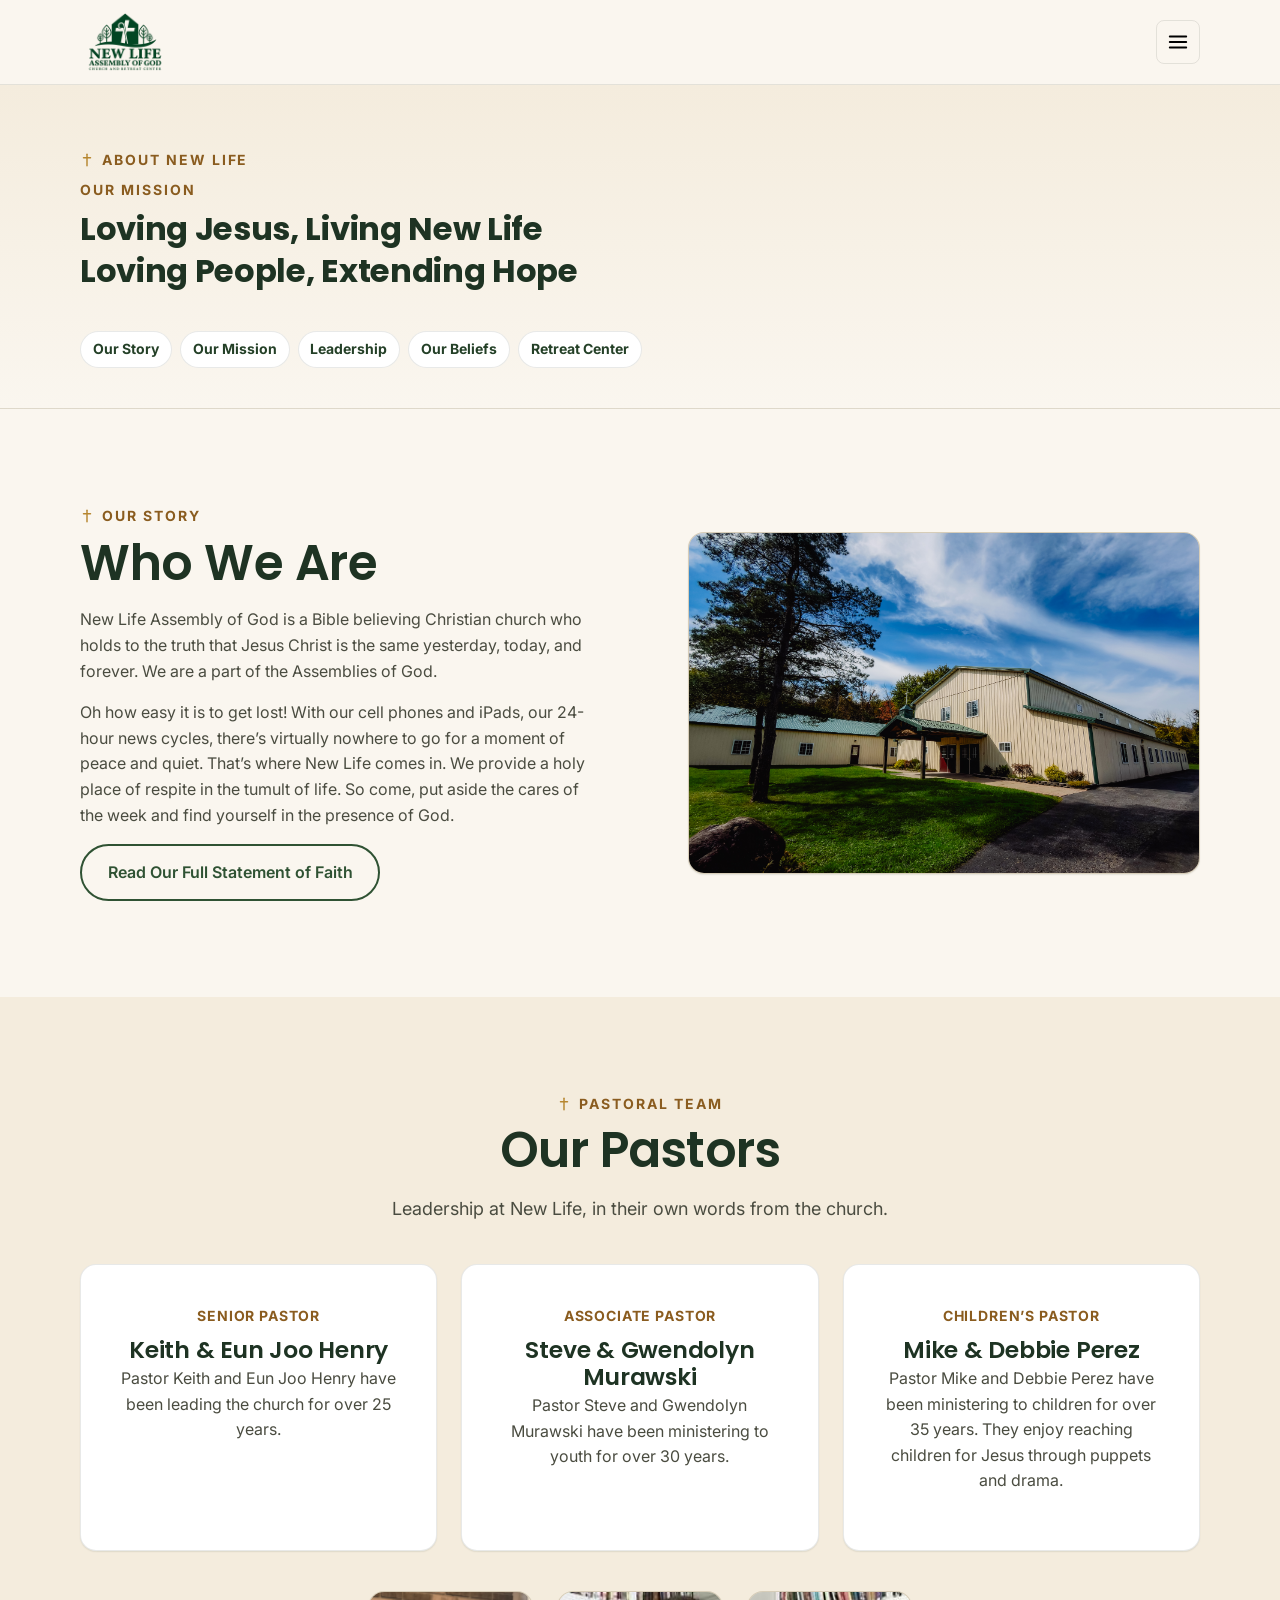
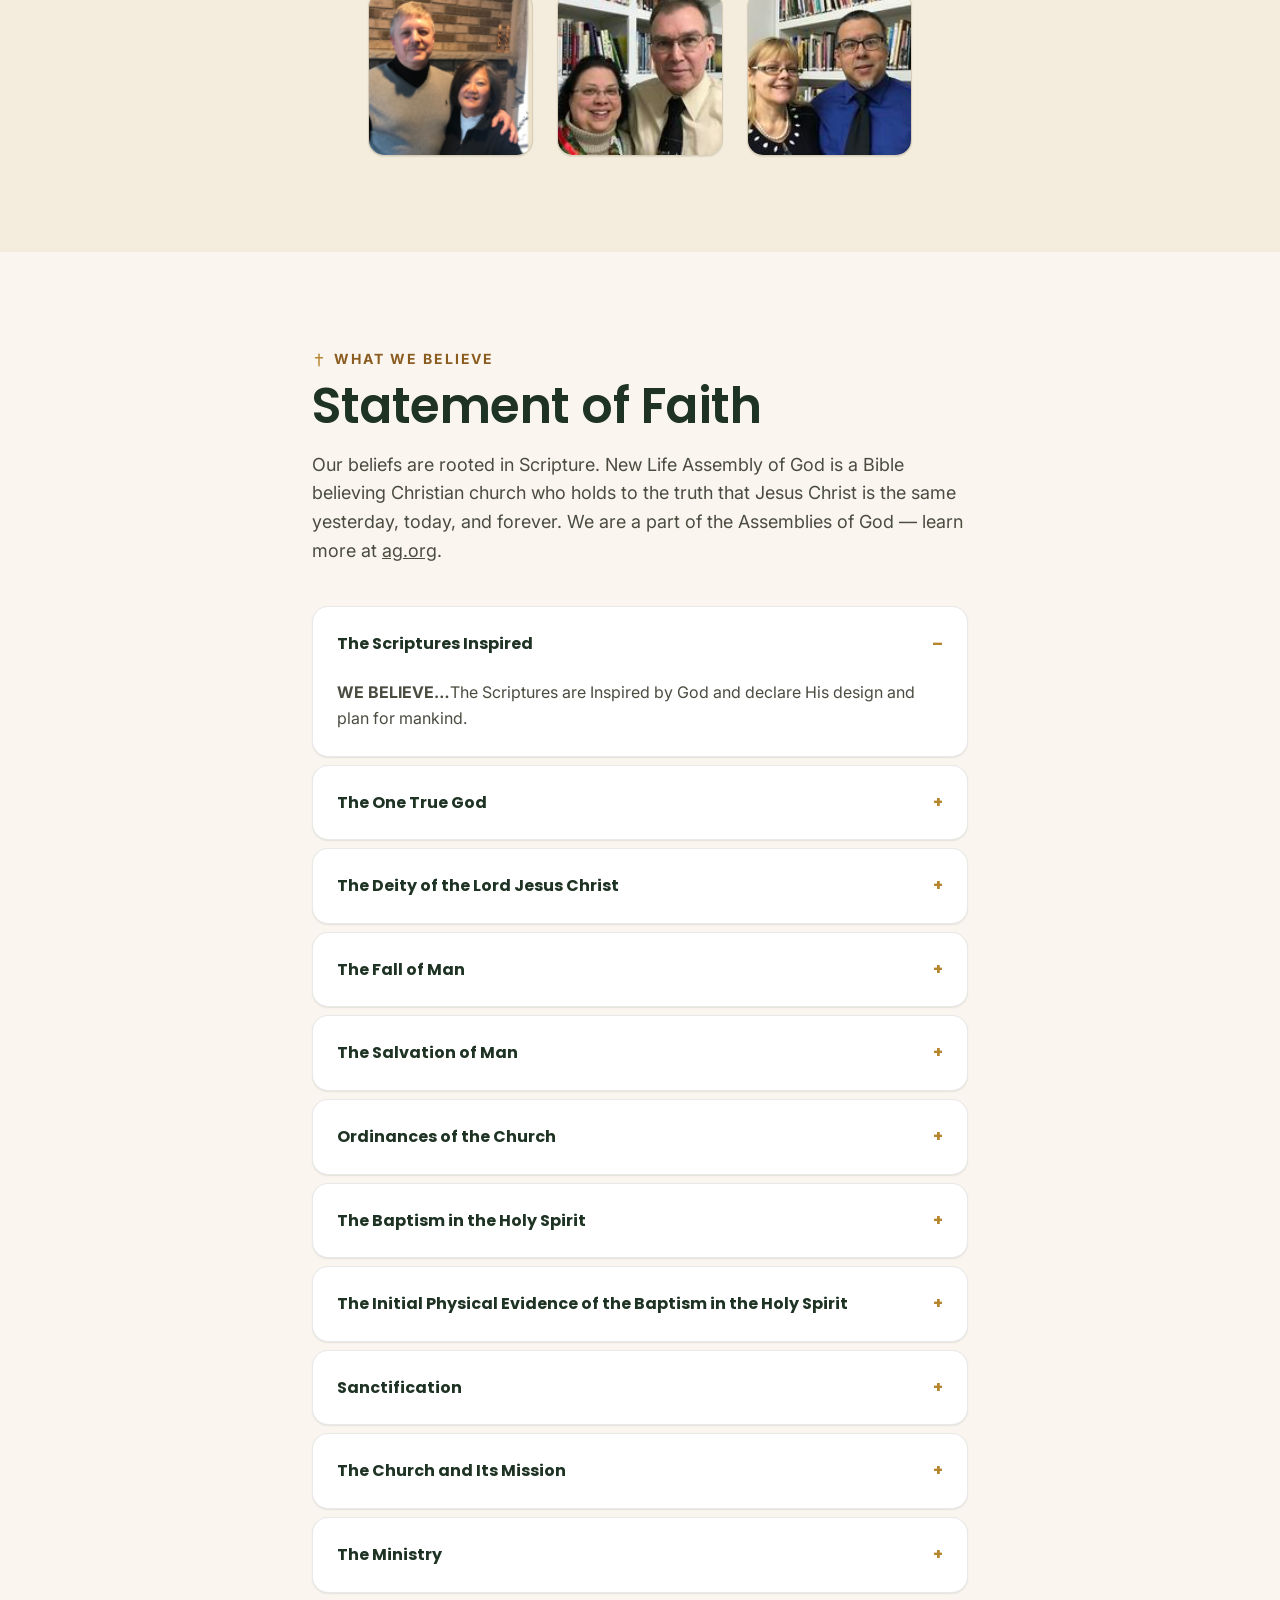
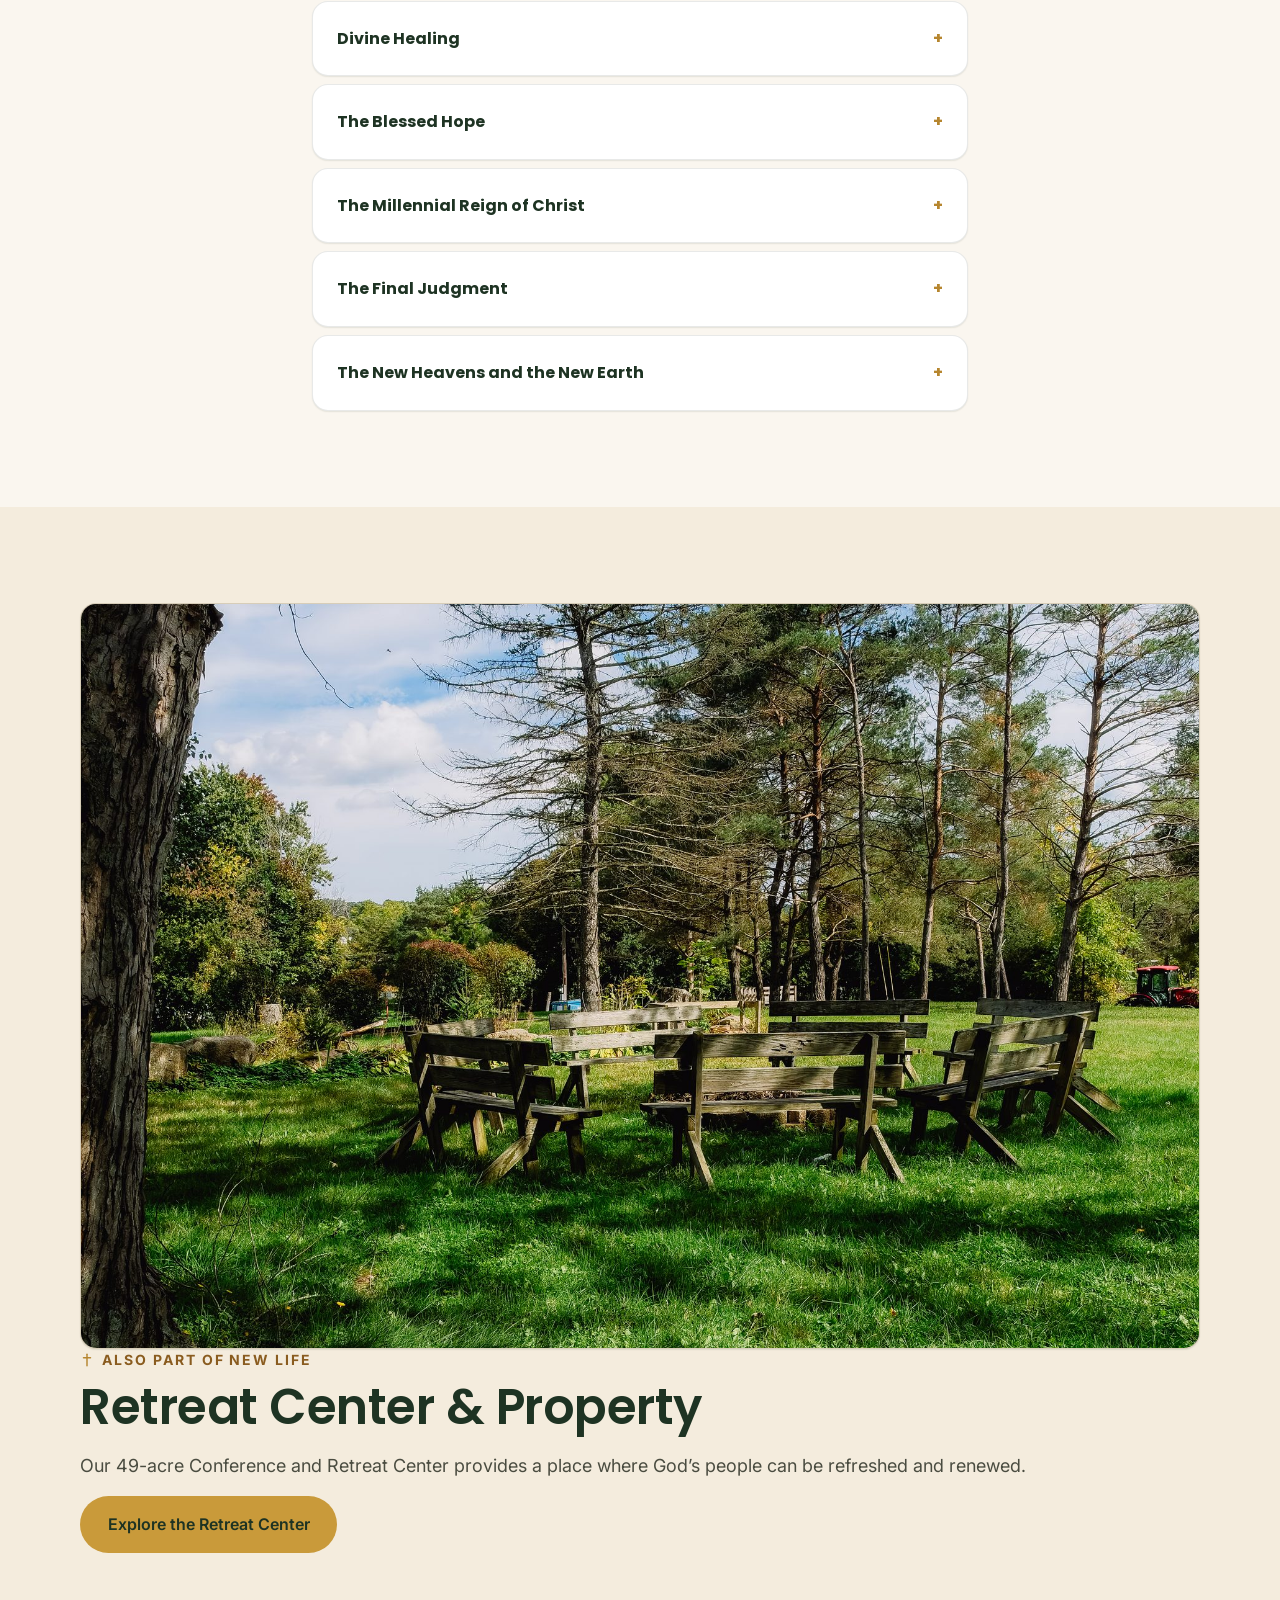
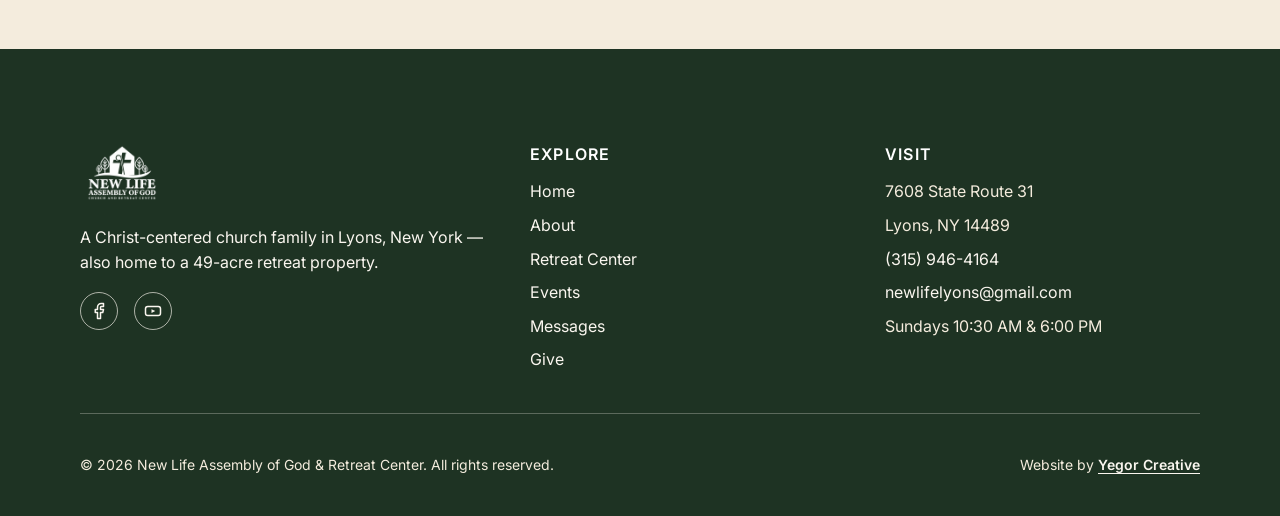
<file: beliefs.html>
<!DOCTYPE html>
<html lang="en">
<head>
<meta charset="UTF-8">
<meta name="viewport" content="width=device-width, initial-scale=1.0">
<title>Statement of Faith | New Life Assembly of God & Retreat Center</title>
<meta name="description" content="Our Statement of Faith now lives on the About page.">
<link rel="canonical" href="https://newlifeaogandretreat.com/about.html#beliefs">
<meta http-equiv="refresh" content="0; url=about.html#beliefs">
<script>location.replace("about.html#beliefs");</script>
<link rel="icon" href="assets/img/logo/logo.ico?v=2" type="image/x-icon" sizes="any">
<link rel="stylesheet" href="assets/css/style.css">
</head>
<body>
<main class="container" style="padding-block: var(--space-2xl); max-width: 40rem;">
  <h1>Our Beliefs Have Moved</h1>
  <p>The Statement of Faith is now part of the About page.</p>
  <p><a class="btn btn-primary" href="about.html#beliefs">View Our Beliefs</a></p>
</main>
</body>
</html>
</file>
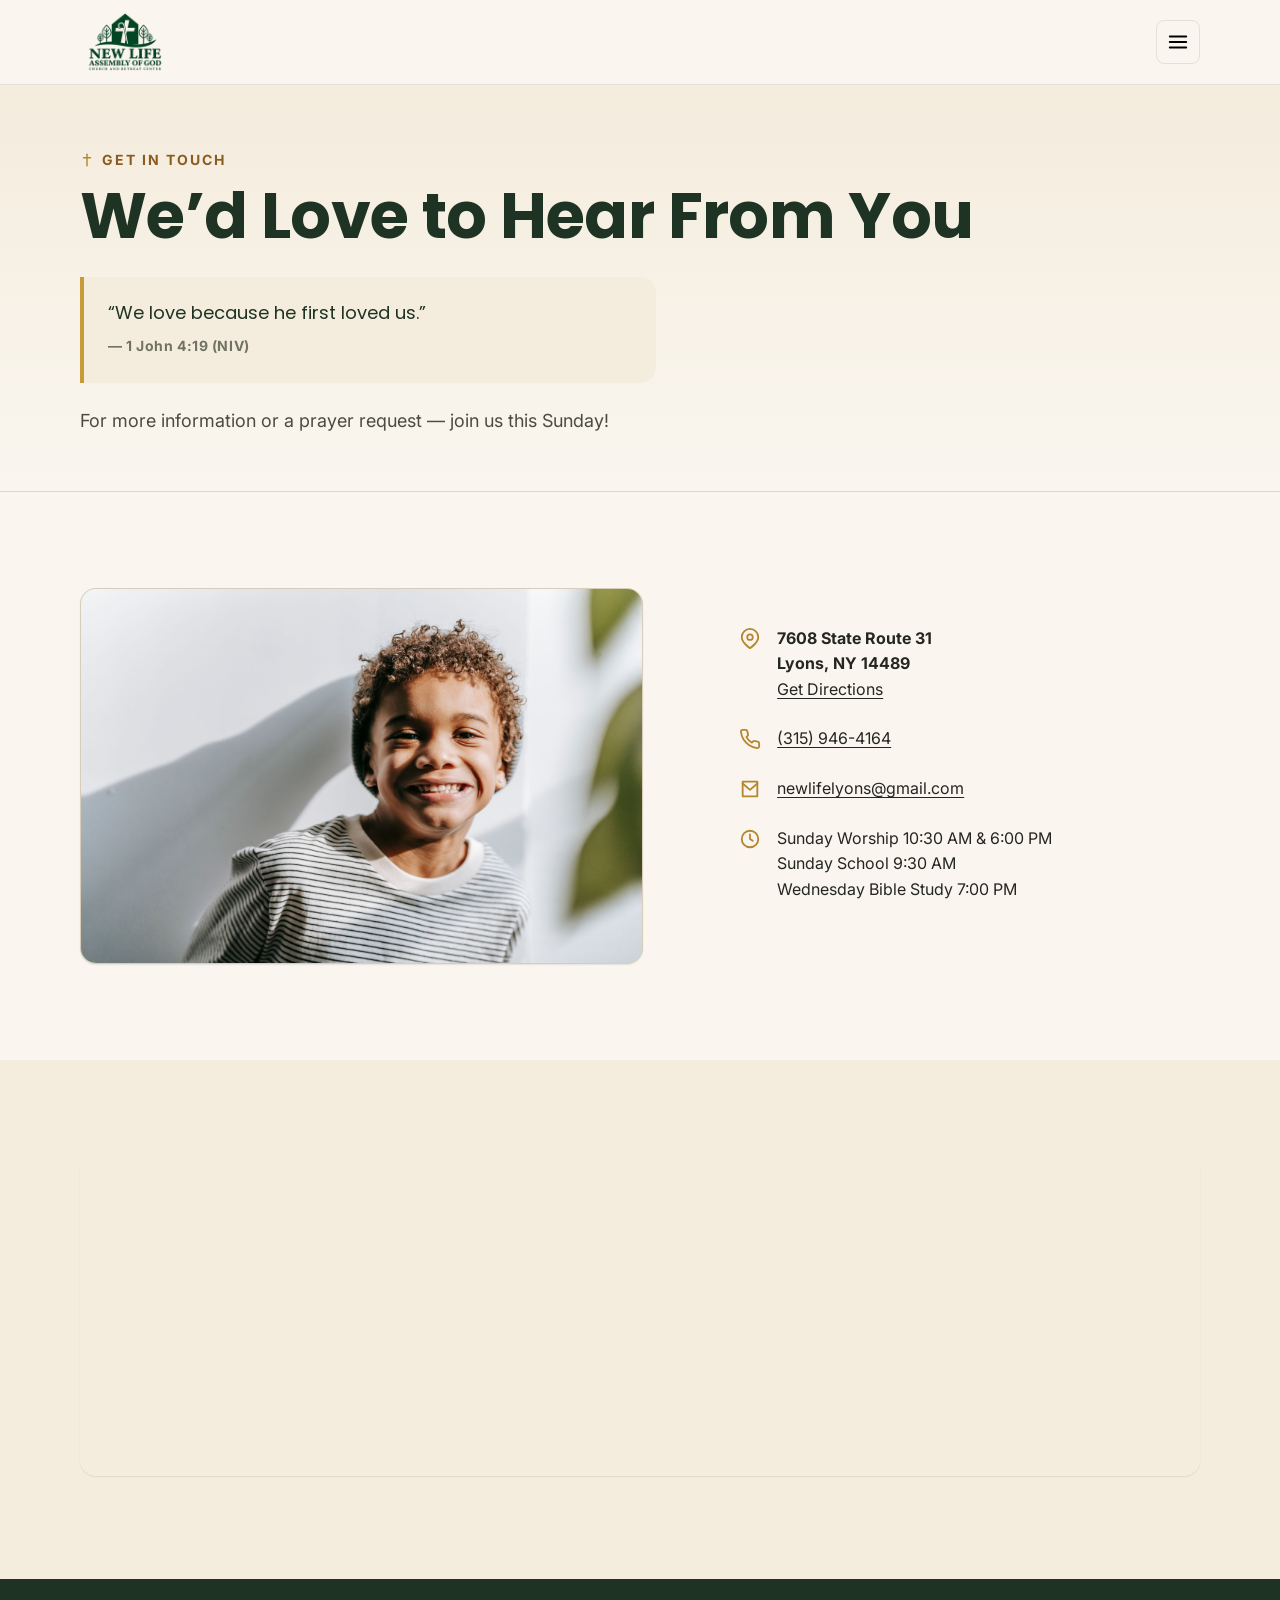
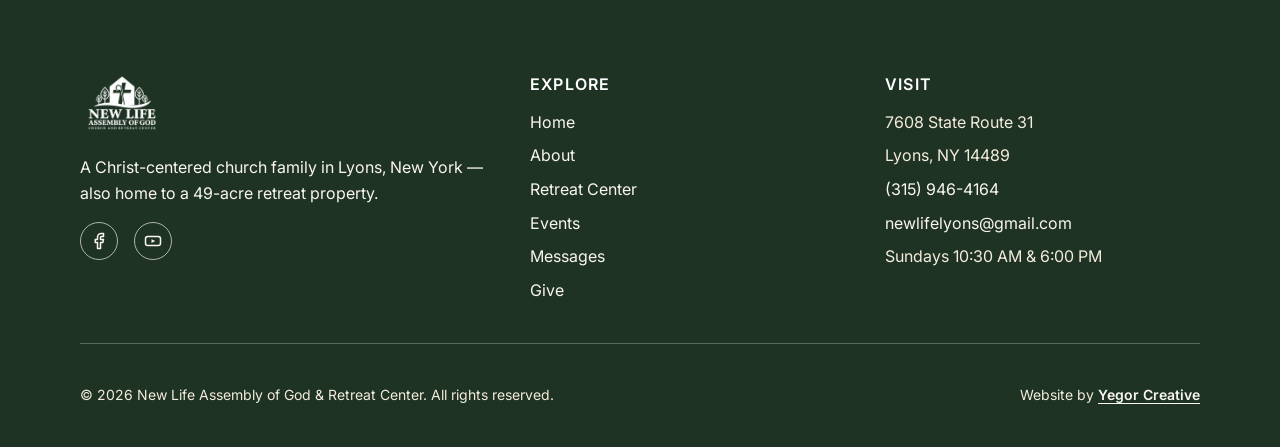
<file: contact.html>
<!DOCTYPE html>
<html lang="en">
<head>
<meta charset="UTF-8">
<meta name="viewport" content="width=device-width, initial-scale=1.0">
<title>Contact Us | New Life Assembly of God & Retreat Center</title>
<meta name="description" content="Contact New Life Assembly of God in Lyons, NY: phone, email, address, and service times.">
<link rel="canonical" href="https://newlifeaogandretreat.com/contact.html">

<meta property="og:type" content="website">
<meta property="og:site_name" content="New Life Assembly of God &amp; Retreat Center">
<meta property="og:title" content="Contact Us | New Life Assembly of God & Retreat Center">
<meta property="og:description" content="Contact New Life Assembly of God in Lyons, NY: phone, email, address, and service times.">
<meta property="og:url" content="https://newlifeaogandretreat.com/contact.html">
<meta property="og:image" content="assets/img/contactUs.jpg">
<meta name="twitter:card" content="summary">

<link rel="icon" href="assets/img/logo/logo.ico?v=2" type="image/x-icon" sizes="any">
<meta name="theme-color" content="#b6862f">

<link rel="preconnect" href="https://fonts.googleapis.com">
<link rel="preconnect" href="https://fonts.gstatic.com" crossorigin>
<link href="https://fonts.googleapis.com/css2?family=Poppins:wght@500;600;700;800&family=Inter:wght@400;500;600;700&display=swap" rel="stylesheet">

<link rel="stylesheet" href="assets/css/style.css">
</head>
<body id="top">
<a class="skip-link" href="#main">Skip to main content</a>

<header class="site-header">
  <div class="container">
    <a class="brand" href="index.html">
      <img class="brand-logo" src="assets/img/logo/logo.png" alt="New Life Assembly of God Church and Retreat Center" width="1536" height="1024">
    </a>

    <button class="nav-toggle" id="navToggle" aria-expanded="false" aria-controls="primaryNav" aria-label="Open menu">
      <svg class="icon-open" viewBox="0 0 24 24" fill="none" stroke="currentColor" stroke-width="2" stroke-linecap="round"><line x1="3" y1="6" x2="21" y2="6"/><line x1="3" y1="12" x2="21" y2="12"/><line x1="3" y1="18" x2="21" y2="18"/></svg>
      <svg class="icon-close" viewBox="0 0 24 24" fill="none" stroke="currentColor" stroke-width="2" stroke-linecap="round"><line x1="5" y1="5" x2="19" y2="19"/><line x1="19" y1="5" x2="5" y2="19"/></svg>
    </button>

    <nav class="primary-nav" id="primaryNav" aria-label="Primary">
      <ul>
        <li><a href="about.html">About</a></li>
        <li><a href="retreat-center.html">Retreat Center</a></li>
        <li><a href="events.html">Events</a></li>
        <li><a href="messages.html">Messages</a></li>
        <li><a href="give.html">Give</a></li>
        <li><a href="contact.html" aria-current="page">Contact</a></li>
        <li class="nav-cta"><a class="btn btn-primary" href="index.html#visit">Plan Your Visit</a></li>
      </ul>
    </nav>
  </div>
</header>

<main id="main">

  <section class="page-hero">
    <div class="container">
      <div class="eyebrow-row"><svg class="cross-icon" aria-hidden="true" viewBox="0 0 24 24" fill="none" stroke="currentColor" stroke-width="2.5" stroke-linecap="round"><path d="M12 2v20"/><path d="M6 8h12"/></svg><p class="eyebrow">Get in Touch</p></div>
      <h1>We&rsquo;d Love to Hear From You</h1>
      <blockquote class="scripture-quote contact-scripture">
        <p>&ldquo;We love because he first loved us.&rdquo;</p>
        <cite>&mdash; 1 John 4:19 (NIV)</cite>
      </blockquote>
      <p class="lede">For more information or a prayer request &mdash; join us this Sunday!</p>
    </div>
  </section>

  <section>
    <div class="container contact-intro-grid">
      <div class="story-photo contact-page-photo">
        <img
          src="assets/img/contactUs.jpg"
          alt="Congregation gathered in the New Life sanctuary during worship"
          width="6000"
          height="4000"
          loading="lazy"
          decoding="async"
        >
      </div>
      <div>
        <ul class="contact-list">
          <li>
            <svg viewBox="0 0 24 24" fill="none" stroke="currentColor" stroke-width="2" stroke-linecap="round" stroke-linejoin="round"><path d="M21 10c0 6-9 12-9 12s-9-6-9-12a9 9 0 0 1 18 0Z"/><circle cx="12" cy="10" r="3"/></svg>
            <div>
              <strong>7608 State Route 31<br>Lyons, NY 14489</strong><br>
              <a href="https://www.google.com/maps?q=7608+State+Route+31,+Lyons,+NY+14489" target="_blank" rel="noopener noreferrer">Get Directions</a>
            </div>
          </li>
          <li>
            <svg viewBox="0 0 24 24" fill="none" stroke="currentColor" stroke-width="2" stroke-linecap="round" stroke-linejoin="round"><path d="M22 16.92v3a2 2 0 0 1-2.18 2 19.79 19.79 0 0 1-8.63-3.07 19.5 19.5 0 0 1-6-6 19.79 19.79 0 0 1-3.07-8.67A2 2 0 0 1 4.11 2h3a2 2 0 0 1 2 1.72c.127.96.362 1.903.7 2.81a2 2 0 0 1-.45 2.11L8.09 9.91a16 16 0 0 0 6 6l1.27-1.27a2 2 0 0 1 2.11-.45c.907.338 1.85.573 2.81.7A2 2 0 0 1 22 16.92Z"/></svg>
            <div><a href="tel:+13159464164">(315) 946-4164</a></div>
          </li>
          <li>
            <svg viewBox="0 0 24 24" fill="none" stroke="currentColor" stroke-width="2" stroke-linecap="round" stroke-linejoin="round"><path d="M4 4h16v16H4z"/><path d="m4 6 8 7 8-7"/></svg>
            <div><a href="mailto:newlifelyons@gmail.com">newlifelyons@gmail.com</a></div>
          </li>
          <li>
            <svg viewBox="0 0 24 24" fill="none" stroke="currentColor" stroke-width="2" stroke-linecap="round" stroke-linejoin="round"><circle cx="12" cy="12" r="9"/><path d="M12 7v5l3 2"/></svg>
            <div>Sunday Worship 10:30 AM &amp; 6:00 PM<br>Sunday School 9:30 AM<br>Wednesday Bible Study 7:00 PM</div>
          </li>
        </ul>
      </div>
    </div>
  </section>

  <section class="section-alt">
    <div class="container">
      <iframe class="map-frame" title="Map to New Life Assembly of God & Retreat Center" loading="lazy" src="https://www.google.com/maps?q=7608+State+Route+31,+Lyons,+NY+14489&output=embed"></iframe>
    </div>
  </section>
</main>

<footer class="site-footer">
  <div class="container">
    <div class="footer-grid">
      <div class="footer-col">
        <a class="brand" href="index.html">
          <img class="brand-logo" src="assets/img/logo/logo.png" alt="New Life Assembly of God Church and Retreat Center" width="1536" height="1024">
    </a>
        <p style="margin-top: var(--space-sm);">A Christ-centered church family in Lyons, New York &mdash; also home to a 49-acre retreat property.</p>
        <div class="social-links">
          <a href="https://www.facebook.com/pages/New-Life-Assembly-of-God-Lyons/845455338828085" target="_blank" rel="noopener noreferrer" aria-label="New Life Assembly of God on Facebook">
            <svg viewBox="0 0 24 24" fill="none" stroke="currentColor" stroke-width="2" stroke-linecap="round" stroke-linejoin="round"><path d="M18 2h-3a5 5 0 0 0-5 5v3H7v4h3v8h4v-8h3l1-4h-4V7a1 1 0 0 1 1-1h3Z"/></svg>
          </a>
          <a href="https://www.youtube.com/channel/UCfI6z831PPhK5JsShmRE4Fg" target="_blank" rel="noopener noreferrer" aria-label="New Life Assembly of God on YouTube">
            <svg viewBox="0 0 24 24" fill="none" stroke="currentColor" stroke-width="2" stroke-linecap="round" stroke-linejoin="round"><rect x="2" y="6" width="20" height="12" rx="3"/><path d="M10 9.5v5l5-2.5Z" fill="currentColor" stroke="none"/></svg>
          </a>
        </div>
      </div>
      <div class="footer-col">
        <h3>Explore</h3>
        <ul>
          <li><a href="index.html">Home</a></li>
          <li><a href="about.html">About</a></li>
          <li><a href="retreat-center.html">Retreat Center</a></li>
          <li><a href="events.html">Events</a></li>
          <li><a href="messages.html">Messages</a></li>
          <li><a href="give.html">Give</a></li>
        </ul>
      </div>
      <div class="footer-col">
        <h3>Visit</h3>
        <ul>
          <li>7608 State Route 31</li>
          <li>Lyons, NY 14489</li>
          <li><a href="tel:+13159464164">(315) 946-4164</a></li>
          <li><a href="mailto:newlifelyons@gmail.com">newlifelyons@gmail.com</a></li>
          <li>Sundays 10:30 AM &amp; 6:00 PM</li>
        </ul>
      </div>
    </div>
    <div class="footer-bottom">
      <p>&copy; <span id="year"></span> New Life Assembly of God &amp; Retreat Center. All rights reserved.</p>
      <p class="footer-credit">Website by <a href="https://yegorcreative.com" target="_blank" rel="noopener noreferrer">Yegor Creative</a></p>
    </div>
  </div>
</footer>

<script src="assets/js/main.js"></script>
</body>
</html>
</file>
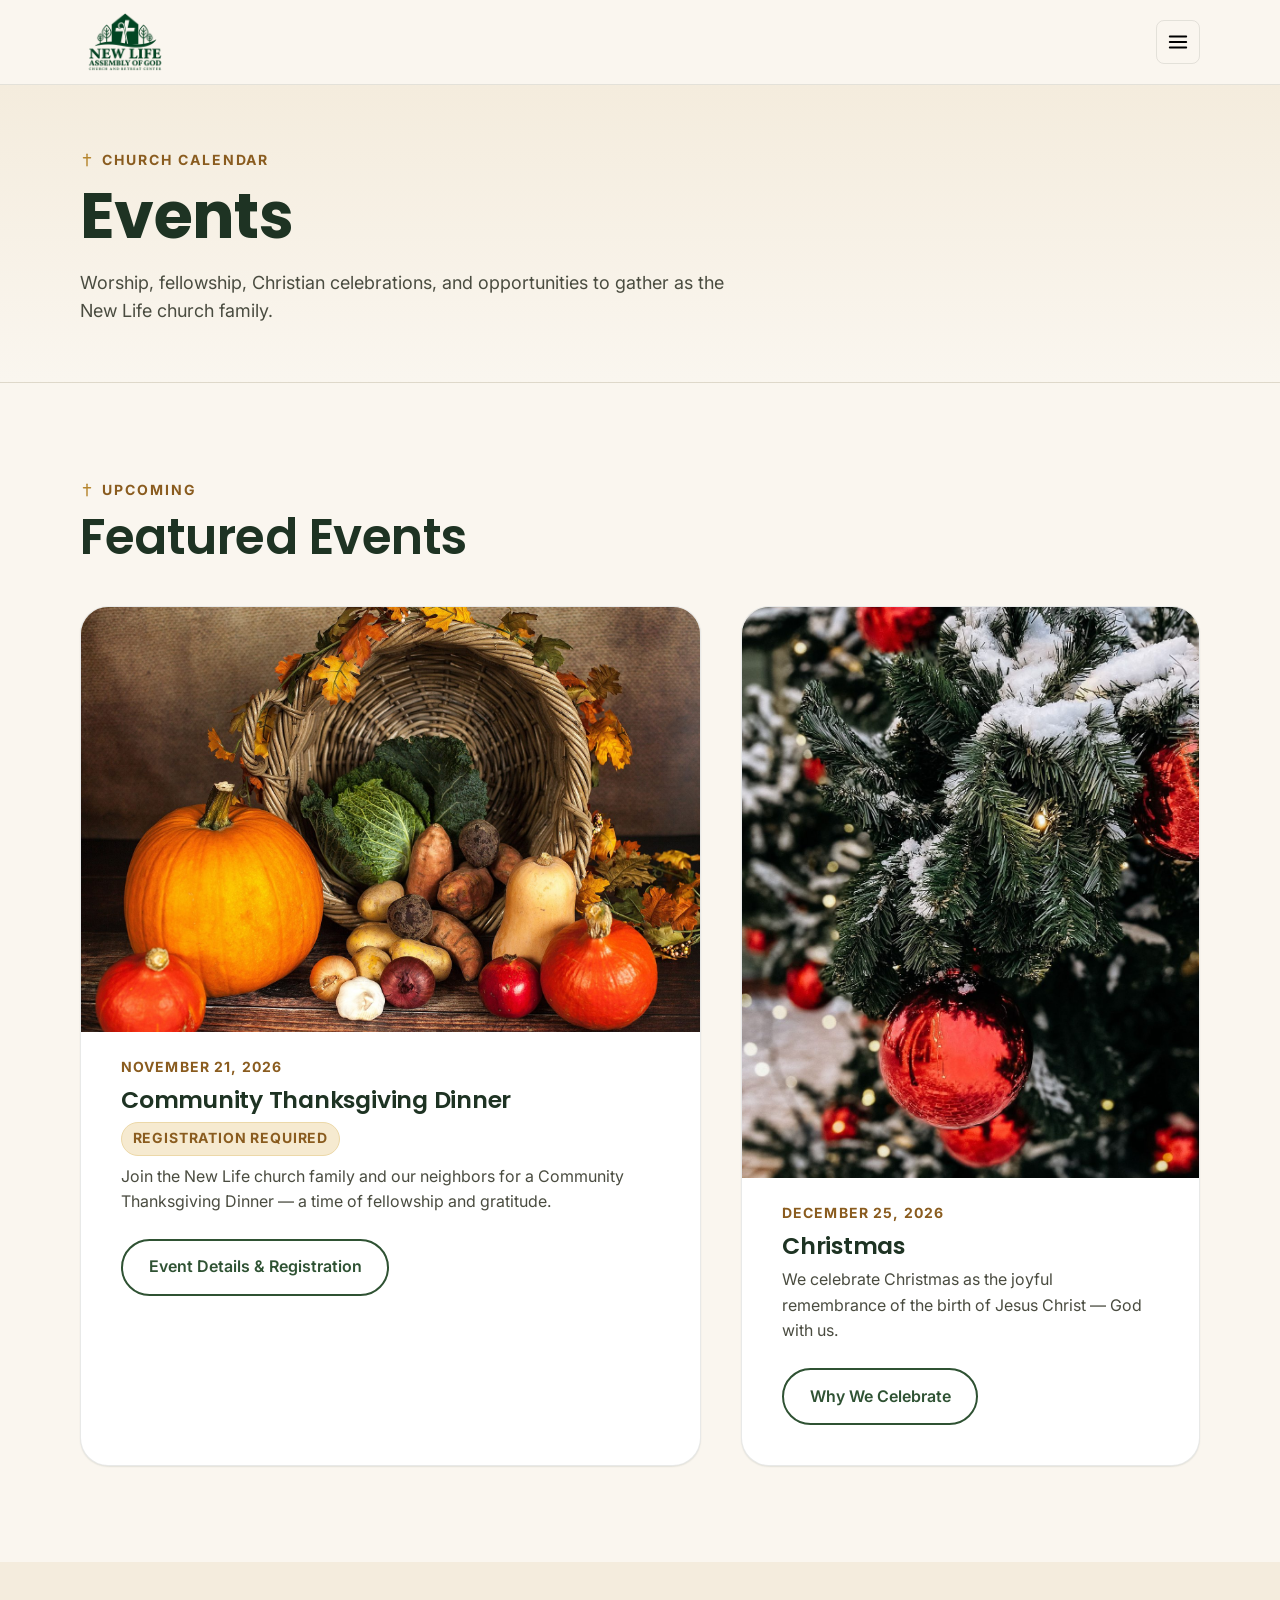
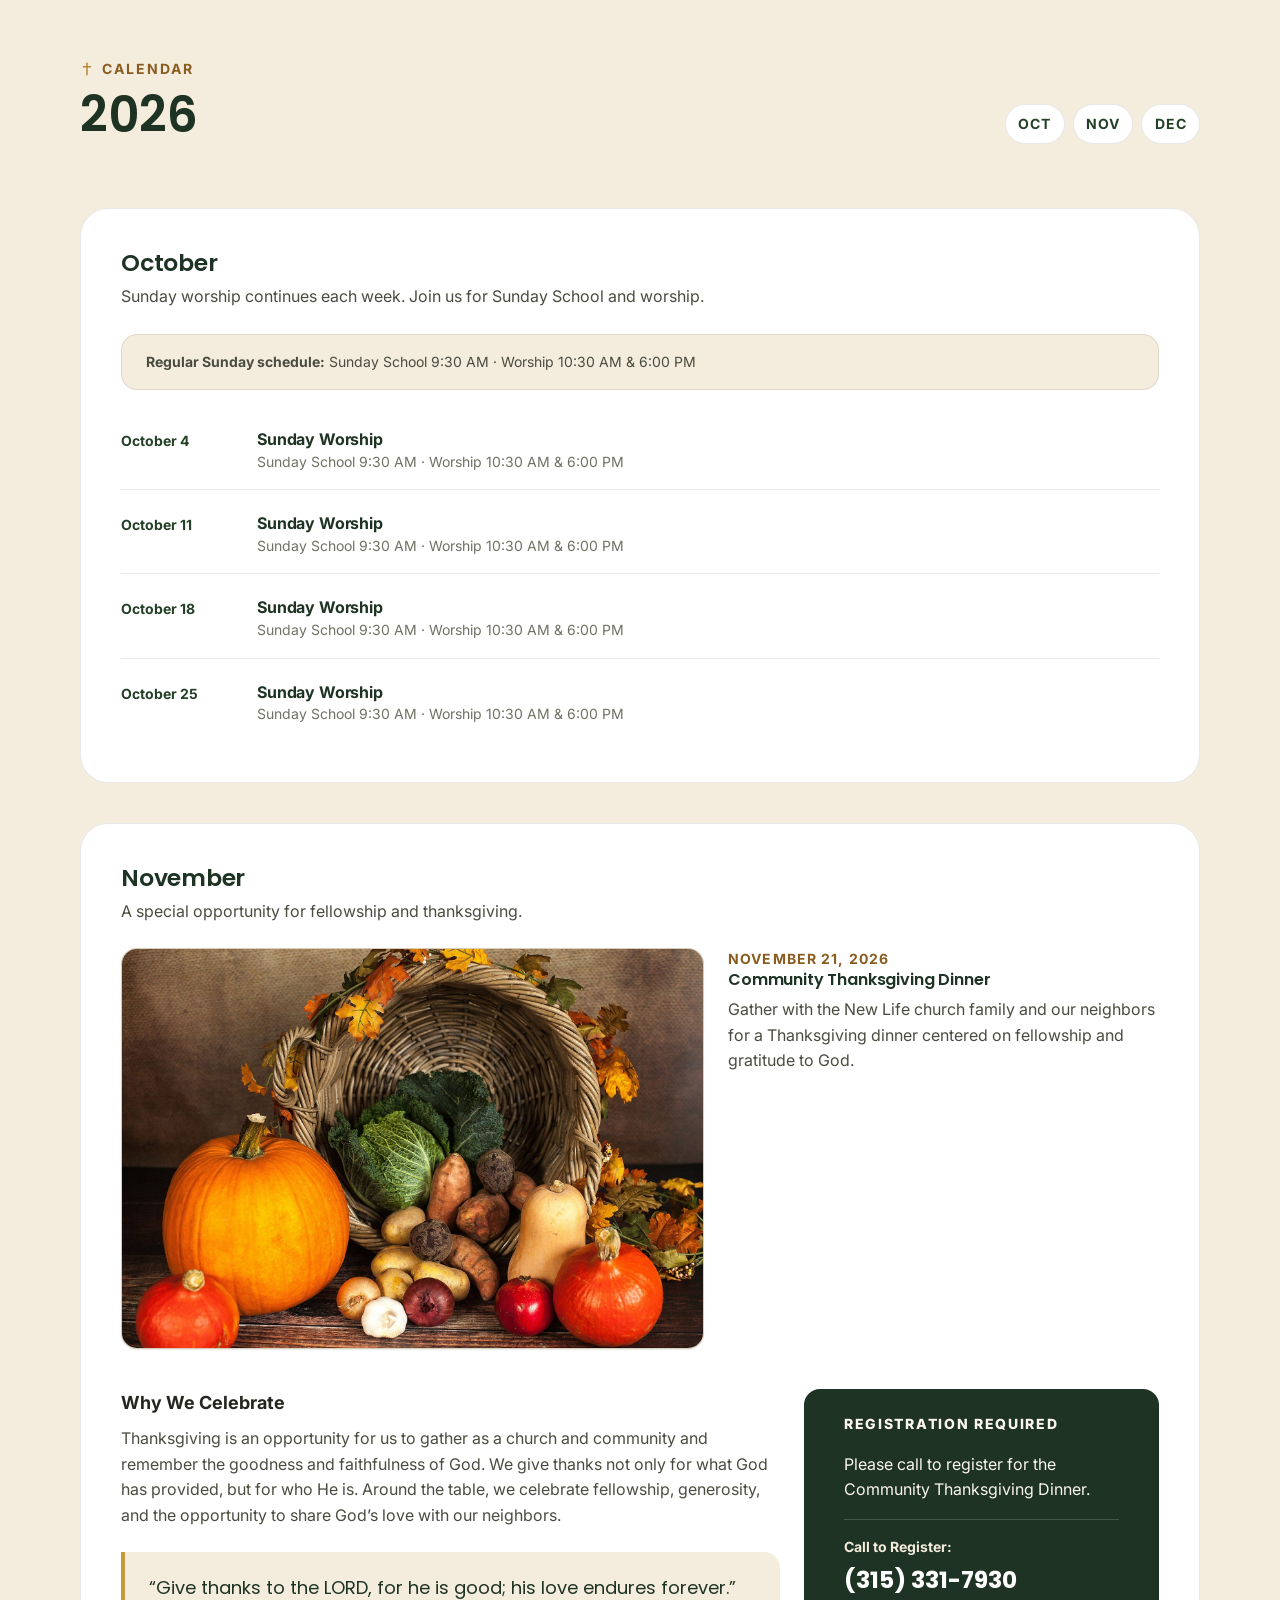
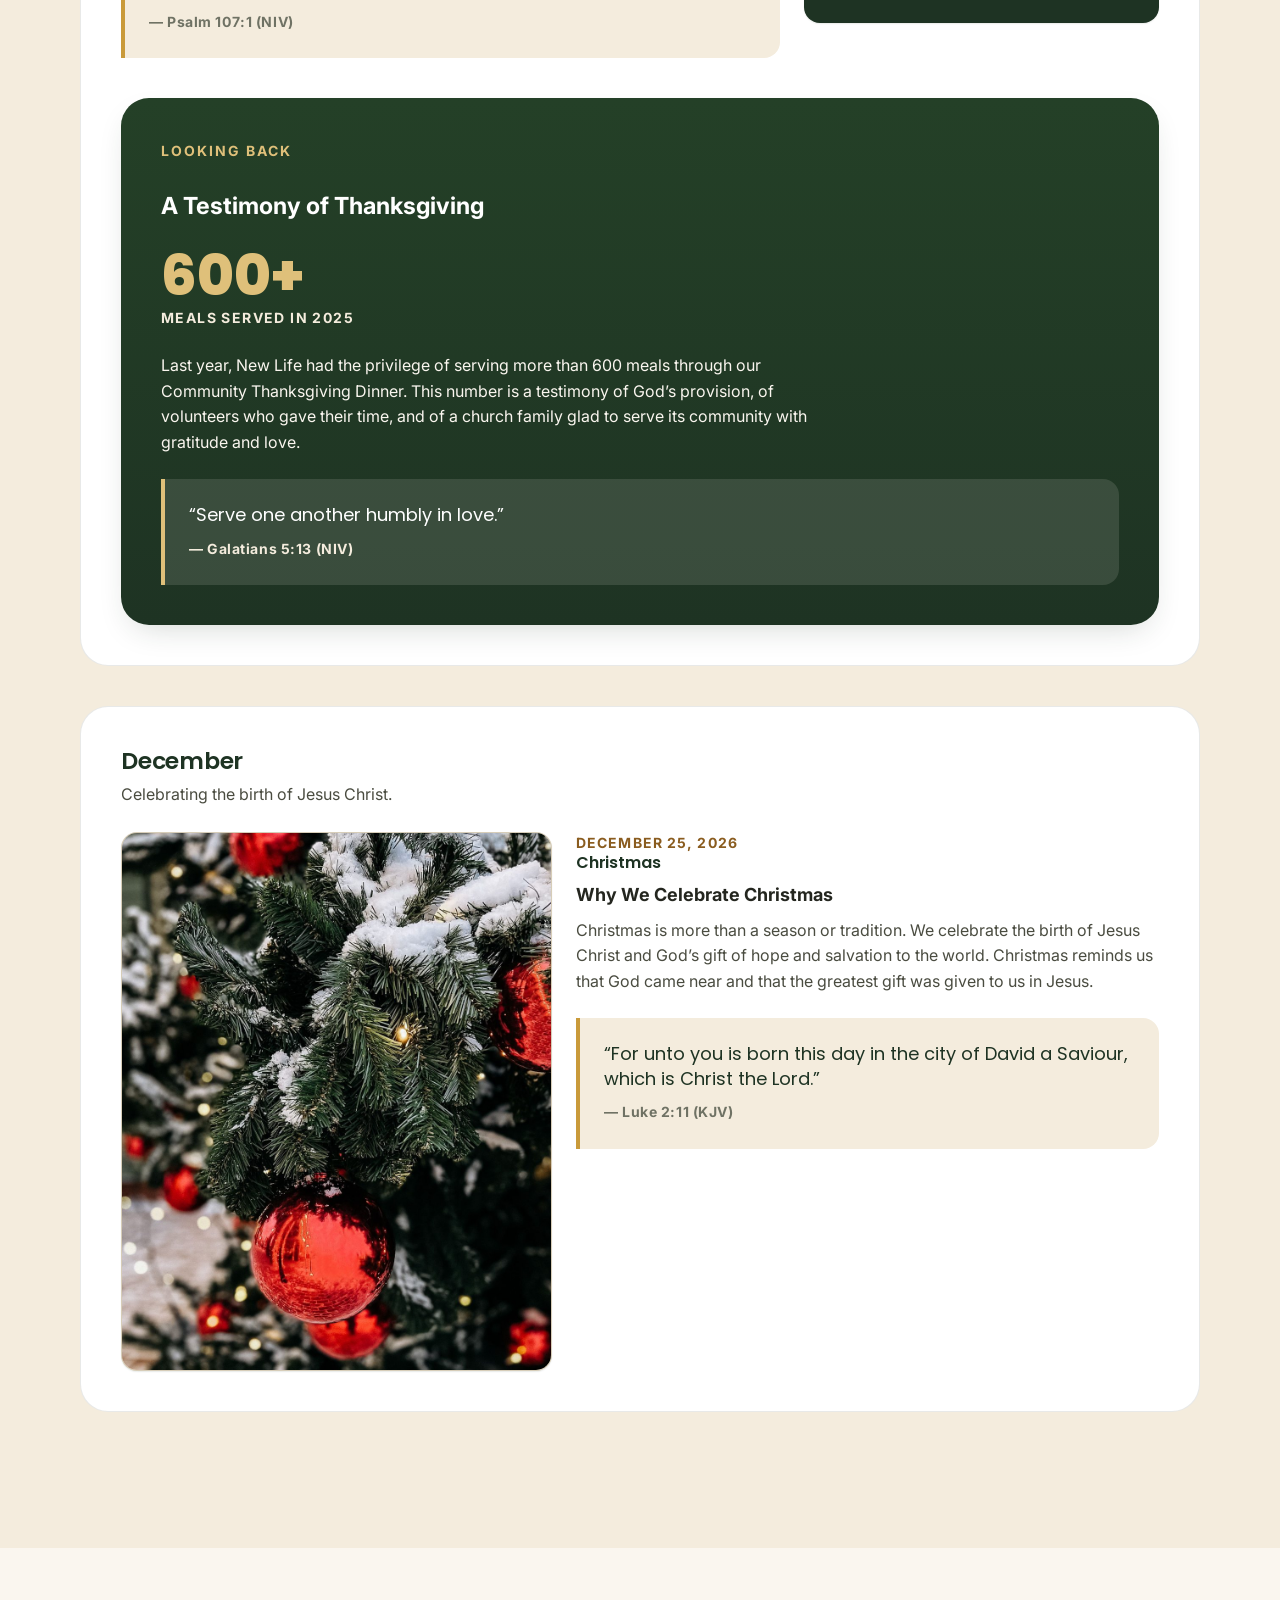
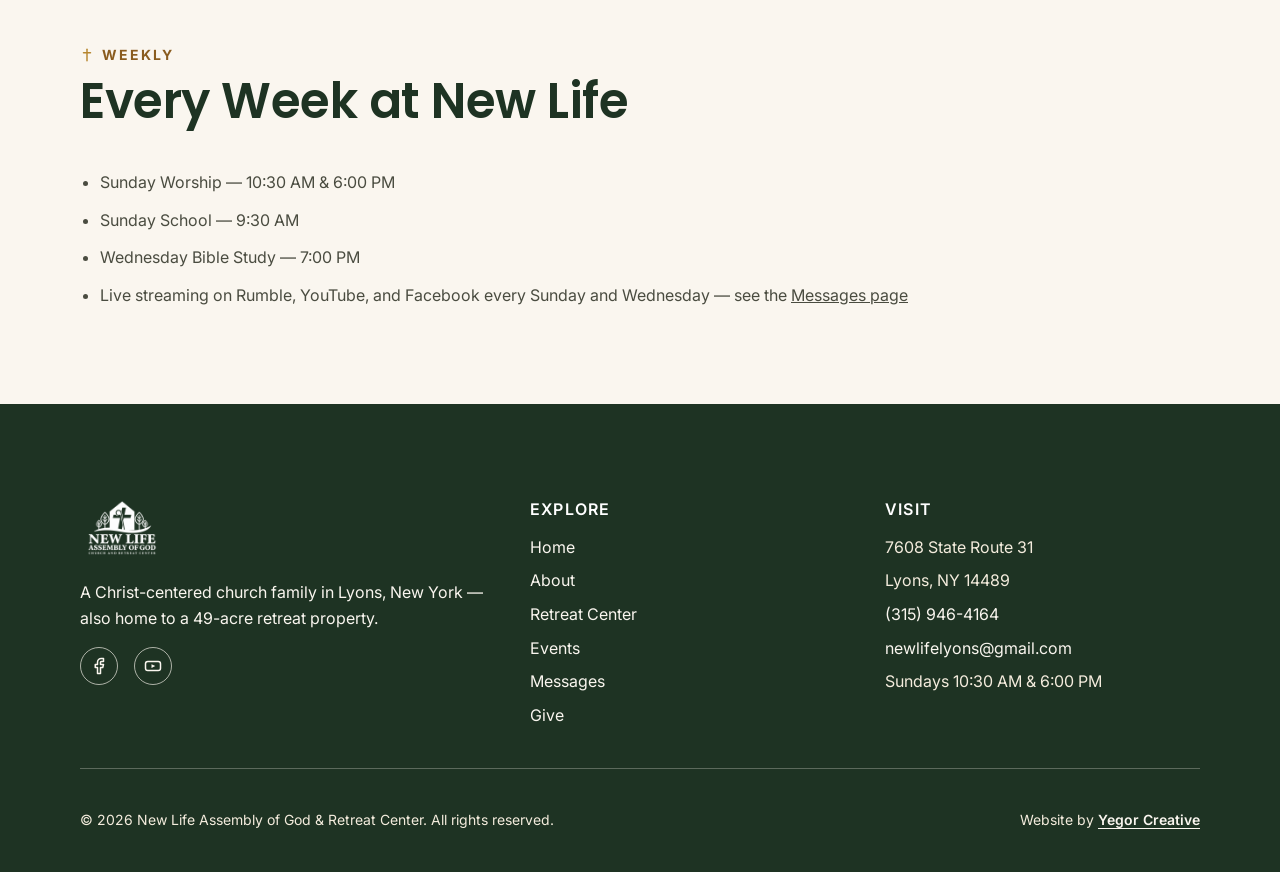
<file: events.html>
<!DOCTYPE html>
<html lang="en">
<head>
<meta charset="UTF-8">
<meta name="viewport" content="width=device-width, initial-scale=1.0">
<title>Events | New Life Assembly of God & Retreat Center</title>
<meta name="description" content="Upcoming church events at New Life Assembly of God in Lyons, NY — worship, fellowship, Community Thanksgiving Dinner, Christmas, and more.">
<link rel="canonical" href="https://newlifeaogandretreat.com/events.html">

<meta property="og:type" content="website">
<meta property="og:site_name" content="New Life Assembly of God &amp; Retreat Center">
<meta property="og:title" content="Events | New Life Assembly of God & Retreat Center">
<meta property="og:description" content="Upcoming church events at New Life Assembly of God in Lyons, NY — worship, fellowship, Community Thanksgiving Dinner, Christmas, and more.">
<meta property="og:url" content="https://newlifeaogandretreat.com/events.html">
<meta property="og:image" content="assets/img/events/web/thanksGiving.jpg">
<meta name="twitter:card" content="summary">

<link rel="icon" href="assets/img/logo/logo.ico?v=2" type="image/x-icon" sizes="any">
<meta name="theme-color" content="#b6862f">

<link rel="preconnect" href="https://fonts.googleapis.com">
<link rel="preconnect" href="https://fonts.gstatic.com" crossorigin>
<link href="https://fonts.googleapis.com/css2?family=Poppins:wght@500;600;700;800&family=Inter:wght@400;500;600;700&display=swap" rel="stylesheet">

<link rel="stylesheet" href="assets/css/style.css">
</head>
<body id="top">
<a class="skip-link" href="#main">Skip to main content</a>

<header class="site-header">
  <div class="container">
    <a class="brand" href="index.html">
      <img class="brand-logo" src="assets/img/logo/logo.png" alt="New Life Assembly of God Church and Retreat Center" width="1536" height="1024">
    </a>

    <button class="nav-toggle" id="navToggle" aria-expanded="false" aria-controls="primaryNav" aria-label="Open menu">
      <svg class="icon-open" viewBox="0 0 24 24" fill="none" stroke="currentColor" stroke-width="2" stroke-linecap="round"><line x1="3" y1="6" x2="21" y2="6"/><line x1="3" y1="12" x2="21" y2="12"/><line x1="3" y1="18" x2="21" y2="18"/></svg>
      <svg class="icon-close" viewBox="0 0 24 24" fill="none" stroke="currentColor" stroke-width="2" stroke-linecap="round"><line x1="5" y1="5" x2="19" y2="19"/><line x1="19" y1="5" x2="5" y2="19"/></svg>
    </button>

    <nav class="primary-nav" id="primaryNav" aria-label="Primary">
      <ul>
        <li><a href="about.html">About</a></li>
        <li><a href="retreat-center.html">Retreat Center</a></li>
        <li><a href="events.html" aria-current="page">Events</a></li>
        <li><a href="messages.html">Messages</a></li>
        <li><a href="give.html">Give</a></li>
        <li><a href="contact.html">Contact</a></li>
        <li class="nav-cta"><a class="btn btn-primary" href="index.html#visit">Plan Your Visit</a></li>
      </ul>
    </nav>
  </div>
</header>

<main id="main">

  <section class="page-hero">
    <div class="container">
      <div class="eyebrow-row"><svg class="cross-icon" aria-hidden="true" viewBox="0 0 24 24" fill="none" stroke="currentColor" stroke-width="2.5" stroke-linecap="round"><path d="M12 2v20"/><path d="M6 8h12"/></svg><p class="eyebrow">Church Calendar</p></div>
      <h1>Events</h1>
      <p class="lede">Worship, fellowship, Christian celebrations, and opportunities to gather as the New Life church family.</p>
    </div>
  </section>

  <section class="events-featured-section" aria-labelledby="featured-heading">
    <div class="container">
      <div class="section-head">
        <div class="eyebrow-row"><svg class="cross-icon" aria-hidden="true" viewBox="0 0 24 24" fill="none" stroke="currentColor" stroke-width="2.5" stroke-linecap="round"><path d="M12 2v20"/><path d="M6 8h12"/></svg><p class="eyebrow">Upcoming</p></div>
        <h2 id="featured-heading">Featured Events</h2>
      </div>

      <div class="events-featured-grid">
        <article class="event-feature-card">
          <div class="event-feature-media event-feature-media-landscape">
            <img
              src="assets/img/events/web/thanksGiving.jpg"
              alt="New Life Assembly of God church with a Community Thanksgiving Dinner banner for November 21st"
              width="1800"
              height="1285"
              loading="eager"
              decoding="async"
            >
          </div>
          <div class="event-feature-body">
            <p class="event-date-label">November 21, 2026</p>
            <h3>Community Thanksgiving Dinner</h3>
            <p class="event-badge">Registration Required</p>
            <p>Join the New Life church family and our neighbors for a Community Thanksgiving Dinner &mdash; a time of fellowship and gratitude.</p>
            <a class="btn btn-outline-dark" href="#thanksgiving-2026">Event Details &amp; Registration</a>
          </div>
        </article>

        <article class="event-feature-card">
          <div class="event-feature-media event-feature-media-portrait">
            <img
              src="assets/img/events/web/christmass.jpg"
              alt="Nativity scene with Mary, Joseph, and the baby Jesus in a manger"
              width="1012"
              height="1800"
              loading="eager"
              decoding="async"
            >
          </div>
          <div class="event-feature-body">
            <p class="event-date-label">December 25, 2026</p>
            <h3>Christmas</h3>
            <p>We celebrate Christmas as the joyful remembrance of the birth of Jesus Christ &mdash; God with us.</p>
            <a class="btn btn-outline-dark" href="#christmas-2026">Why We Celebrate</a>
          </div>
        </article>
      </div>
    </div>
  </section>

  <section class="section-alt" id="year-2026" aria-labelledby="year-2026-heading">
    <div class="container">
      <div class="events-year-head">
        <div>
          <div class="eyebrow-row"><svg class="cross-icon" aria-hidden="true" viewBox="0 0 24 24" fill="none" stroke="currentColor" stroke-width="2.5" stroke-linecap="round"><path d="M12 2v20"/><path d="M6 8h12"/></svg><p class="eyebrow">Calendar</p></div>
          <h2 id="year-2026-heading">2026</h2>
        </div>
        <nav class="events-month-nav" aria-label="2026 months">
          <a href="#2026-october">Oct</a>
          <a href="#2026-november">Nov</a>
          <a href="#2026-december">Dec</a>
        </nav>
      </div>

      <div class="events-month" id="2026-october">
        <header class="events-month-header">
          <h3>October</h3>
          <p>Sunday worship continues each week. Join us for Sunday School and worship.</p>
        </header>

        <div class="sunday-schedule-note">
          <strong>Regular Sunday schedule:</strong> Sunday School 9:30 AM &middot; Worship 10:30 AM &amp; 6:00 PM
        </div>

        <ul class="sunday-list">
          <li class="sunday-item">
            <time datetime="2026-10-04">October 4</time>
            <div>
              <h4>Sunday Worship</h4>
              <p>Sunday School 9:30 AM &middot; Worship 10:30 AM &amp; 6:00 PM</p>
            </div>
          </li>
          <li class="sunday-item">
            <time datetime="2026-10-11">October 11</time>
            <div>
              <h4>Sunday Worship</h4>
              <p>Sunday School 9:30 AM &middot; Worship 10:30 AM &amp; 6:00 PM</p>
            </div>
          </li>
          <li class="sunday-item">
            <time datetime="2026-10-18">October 18</time>
            <div>
              <h4>Sunday Worship</h4>
              <p>Sunday School 9:30 AM &middot; Worship 10:30 AM &amp; 6:00 PM</p>
            </div>
          </li>
          <li class="sunday-item">
            <time datetime="2026-10-25">October 25</time>
            <div>
              <h4>Sunday Worship</h4>
              <p>Sunday School 9:30 AM &middot; Worship 10:30 AM &amp; 6:00 PM</p>
            </div>
          </li>
        </ul>
      </div>

      <div class="events-month" id="2026-november">
        <header class="events-month-header">
          <h3>November</h3>
          <p>A special opportunity for fellowship and thanksgiving.</p>
        </header>

        <article class="event-detail" id="thanksgiving-2026">
          <div class="event-detail-hero">
            <div class="event-detail-media">
              <img
                src="assets/img/events/web/thanksGiving.jpg"
                alt="New Life Assembly of God church with a Community Thanksgiving Dinner banner for November 21st"
                width="1800"
                height="1285"
                loading="lazy"
                decoding="async"
              >
            </div>
            <div class="event-detail-intro">
              <p class="event-date-label"><time datetime="2026-11-21">November 21, 2026</time></p>
              <h4>Community Thanksgiving Dinner</h4>
              <p>Gather with the New Life church family and our neighbors for a Thanksgiving dinner centered on fellowship and gratitude to God.</p>
            </div>
          </div>

          <div class="event-detail-grid">
            <div class="event-copy-block">
              <h5>Why We Celebrate</h5>
              <p>Thanksgiving is an opportunity for us to gather as a church and community and remember the goodness and faithfulness of God. We give thanks not only for what God has provided, but for who He is. Around the table, we celebrate fellowship, generosity, and the opportunity to share God&rsquo;s love with our neighbors.</p>
              <blockquote class="scripture-quote">
                <p>&ldquo;Give thanks to the LORD, for he is good; his love endures forever.&rdquo;</p>
                <cite>&mdash; Psalm 107:1 (NIV)</cite>
              </blockquote>
            </div>

            <aside class="registration-callout" aria-label="Registration required">
              <p class="registration-label">Registration Required</p>
              <p>Please call to register for the Community Thanksgiving Dinner.</p>
              <p class="registration-phone">
                <span class="registration-phone-label">Call to Register:</span>
                <a class="registration-phone-value" href="tel:+13153317930">(315) 331-7930</a>
              </p>
            </aside>
          </div>

          <div class="testimony-callout">
            <p class="eyebrow">Looking Back</p>
            <h5>A Testimony of Thanksgiving</h5>
            <div class="testimony-stat">
              <span class="testimony-stat-number">600+</span>
              <span class="testimony-stat-label">Meals Served in 2025</span>
            </div>
            <p>Last year, New Life had the privilege of serving more than 600 meals through our Community Thanksgiving Dinner. This number is a testimony of God&rsquo;s provision, of volunteers who gave their time, and of a church family glad to serve its community with gratitude and love.</p>
            <blockquote class="scripture-quote scripture-quote-on-dark">
              <p>&ldquo;Serve one another humbly in love.&rdquo;</p>
              <cite>&mdash; Galatians 5:13 (NIV)</cite>
            </blockquote>
          </div>
        </article>
      </div>

      <div class="events-month" id="2026-december">
        <header class="events-month-header">
          <h3>December</h3>
          <p>Celebrating the birth of Jesus Christ.</p>
        </header>

        <article class="event-detail" id="christmas-2026">
          <div class="event-detail-hero event-detail-hero-christmas">
            <div class="event-detail-media event-detail-media-portrait">
              <img
                src="assets/img/events/web/christmass.jpg"
                alt="Nativity scene with Mary, Joseph, and the baby Jesus in a manger"
                width="1012"
                height="1800"
                loading="lazy"
                decoding="async"
              >
            </div>
            <div class="event-detail-intro">
              <p class="event-date-label"><time datetime="2026-12-25">December 25, 2026</time></p>
              <h4>Christmas</h4>
              <div class="event-copy-block">
                <h5>Why We Celebrate Christmas</h5>
                <p>Christmas is more than a season or tradition. We celebrate the birth of Jesus Christ and God&rsquo;s gift of hope and salvation to the world. Christmas reminds us that God came near and that the greatest gift was given to us in Jesus.</p>
                <blockquote class="scripture-quote">
                  <p>&ldquo;For unto you is born this day in the city of David a Saviour, which is Christ the Lord.&rdquo;</p>
                  <cite>&mdash; Luke 2:11 (KJV)</cite>
                </blockquote>
              </div>
            </div>
          </div>
        </article>
      </div>
    </div>
  </section>

  <section>
    <div class="container">
      <div class="section-head">
        <div class="eyebrow-row"><svg class="cross-icon" aria-hidden="true" viewBox="0 0 24 24" fill="none" stroke="currentColor" stroke-width="2.5" stroke-linecap="round"><path d="M12 2v20"/><path d="M6 8h12"/></svg><p class="eyebrow">Weekly</p></div>
        <h2>Every Week at New Life</h2>
      </div>
      <ul class="info-list">
        <li>Sunday Worship &mdash; 10:30 AM &amp; 6:00 PM</li>
        <li>Sunday School &mdash; 9:30 AM</li>
        <li>Wednesday Bible Study &mdash; 7:00 PM</li>
        <li>Live streaming on Rumble, YouTube, and Facebook every Sunday and Wednesday &mdash; see the <a href="messages.html">Messages page</a></li>
      </ul>
    </div>
  </section>

</main>

<footer class="site-footer">
  <div class="container">
    <div class="footer-grid">
      <div class="footer-col">
        <a class="brand" href="index.html">
          <img class="brand-logo" src="assets/img/logo/logo.png" alt="New Life Assembly of God Church and Retreat Center" width="1536" height="1024">
        </a>
        <p style="margin-top: var(--space-sm);">A Christ-centered church family in Lyons, New York &mdash; also home to a 49-acre retreat property.</p>
        <div class="social-links">
          <a href="https://www.facebook.com/pages/New-Life-Assembly-of-God-Lyons/845455338828085" target="_blank" rel="noopener noreferrer" aria-label="New Life Assembly of God on Facebook">
            <svg viewBox="0 0 24 24" fill="none" stroke="currentColor" stroke-width="2" stroke-linecap="round" stroke-linejoin="round"><path d="M18 2h-3a5 5 0 0 0-5 5v3H7v4h3v8h4v-8h3l1-4h-4V7a1 1 0 0 1 1-1h3Z"/></svg>
          </a>
          <a href="https://www.youtube.com/channel/UCfI6z831PPhK5JsShmRE4Fg" target="_blank" rel="noopener noreferrer" aria-label="New Life Assembly of God on YouTube">
            <svg viewBox="0 0 24 24" fill="none" stroke="currentColor" stroke-width="2" stroke-linecap="round" stroke-linejoin="round"><rect x="2" y="6" width="20" height="12" rx="3"/><path d="M10 9.5v5l5-2.5Z" fill="currentColor" stroke="none"/></svg>
          </a>
        </div>
      </div>
      <div class="footer-col">
        <h3>Explore</h3>
        <ul>
          <li><a href="index.html">Home</a></li>
          <li><a href="about.html">About</a></li>
          <li><a href="retreat-center.html">Retreat Center</a></li>
          <li><a href="events.html">Events</a></li>
          <li><a href="messages.html">Messages</a></li>
          <li><a href="give.html">Give</a></li>
        </ul>
      </div>
      <div class="footer-col">
        <h3>Visit</h3>
        <ul>
          <li>7608 State Route 31</li>
          <li>Lyons, NY 14489</li>
          <li><a href="tel:+13159464164">(315) 946-4164</a></li>
          <li><a href="mailto:newlifelyons@gmail.com">newlifelyons@gmail.com</a></li>
          <li>Sundays 10:30 AM &amp; 6:00 PM</li>
        </ul>
      </div>
    </div>
    <div class="footer-bottom">
      <p>&copy; <span id="year"></span> New Life Assembly of God &amp; Retreat Center. All rights reserved.</p>
      <p class="footer-credit">Website by <a href="https://yegorcreative.com" target="_blank" rel="noopener noreferrer">Yegor Creative</a></p>
    </div>
  </div>
</footer>

<script src="assets/js/main.js"></script>
</body>
</html>
</file>
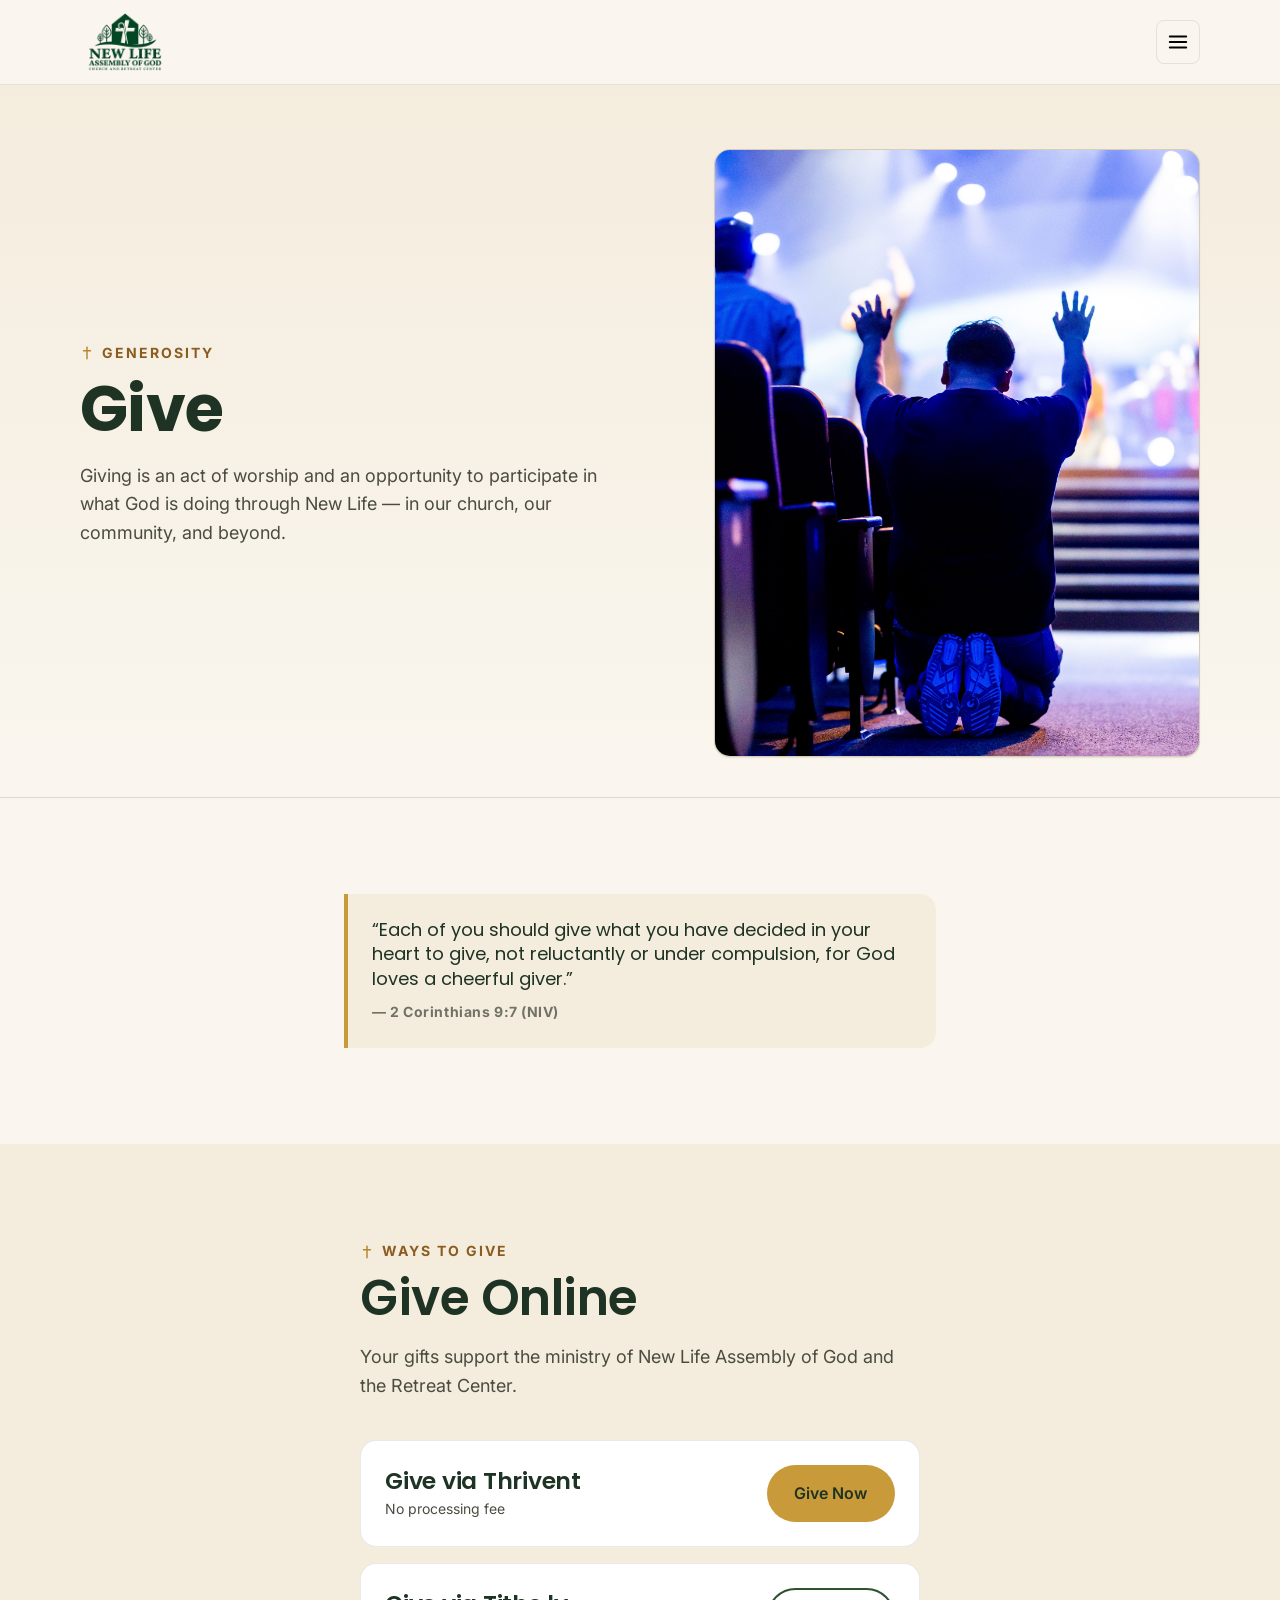
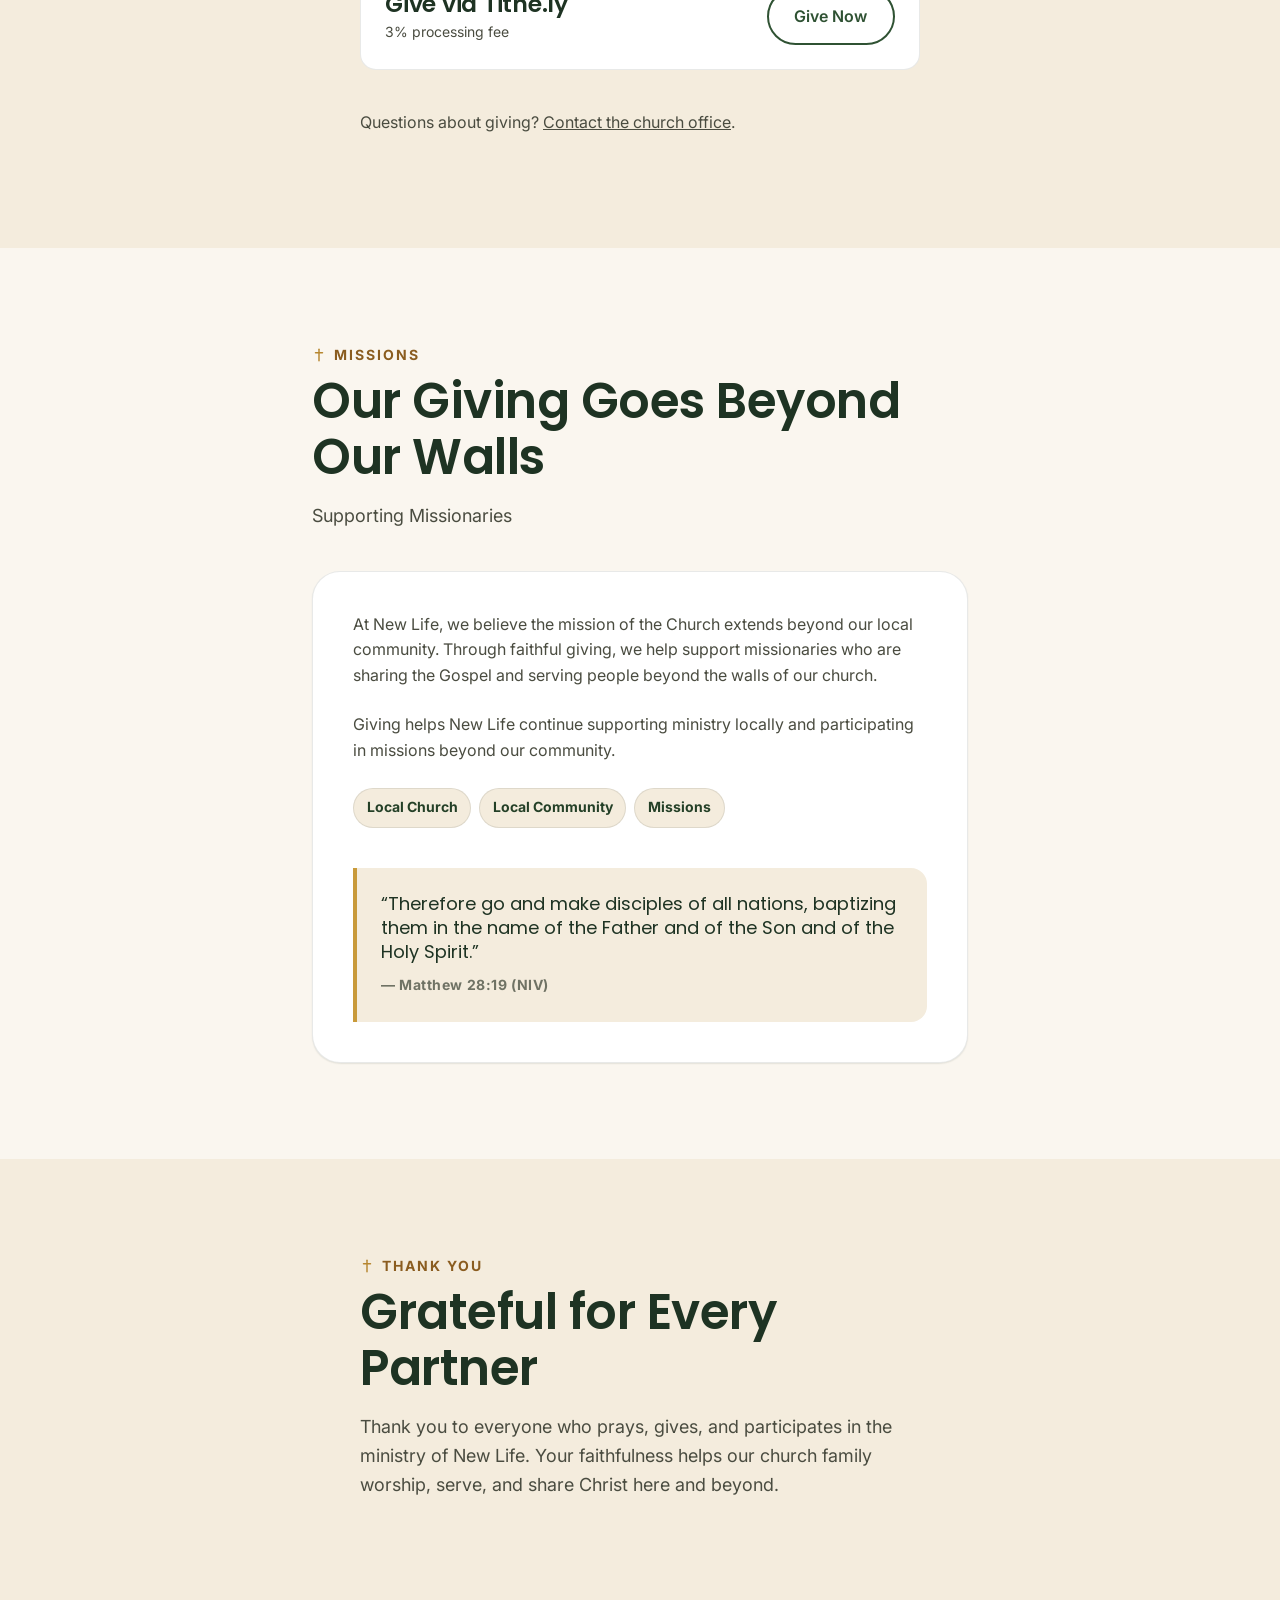
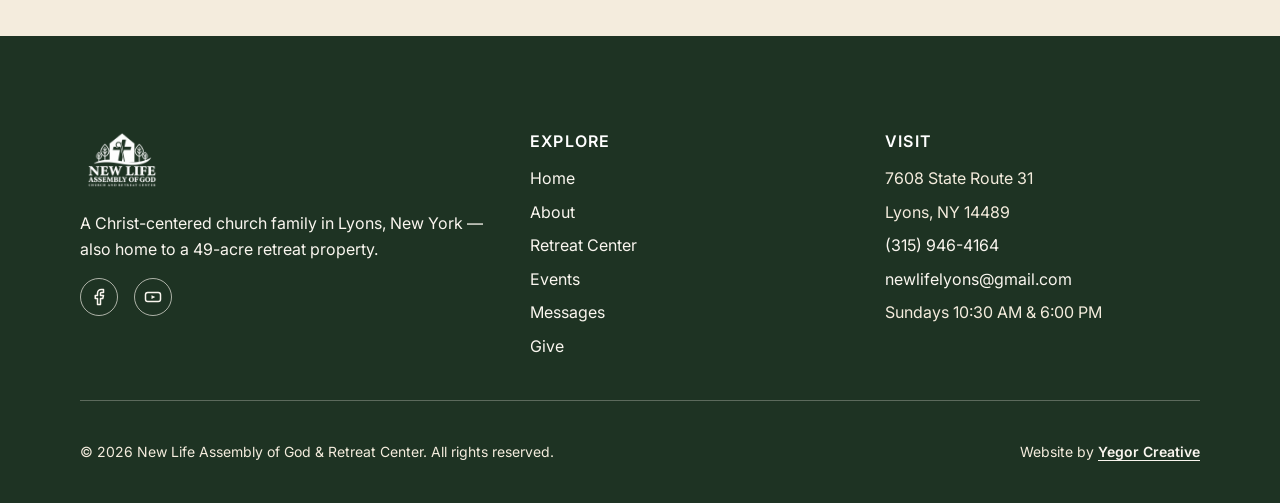
<file: give.html>
<!DOCTYPE html>
<html lang="en">
<head>
<meta charset="UTF-8">
<meta name="viewport" content="width=device-width, initial-scale=1.0">
<title>Give | New Life Assembly of God & Retreat Center</title>
<meta name="description" content="Give to New Life Assembly of God in Lyons, NY — supporting local ministry, our community, and missionaries sharing the Gospel.">
<link rel="canonical" href="https://newlifeaogandretreat.com/give.html">

<meta property="og:type" content="website">
<meta property="og:site_name" content="New Life Assembly of God &amp; Retreat Center">
<meta property="og:title" content="Give | New Life Assembly of God & Retreat Center">
<meta property="og:description" content="Give to New Life Assembly of God in Lyons, NY — supporting local ministry, our community, and missionaries sharing the Gospel.">
<meta property="og:url" content="https://newlifeaogandretreat.com/give.html">
<meta property="og:image" content="assets/img/giveOnline.jpg">
<meta name="twitter:card" content="summary">

<link rel="icon" href="assets/img/logo/logo.ico?v=2" type="image/x-icon" sizes="any">
<meta name="theme-color" content="#b6862f">

<link rel="preconnect" href="https://fonts.googleapis.com">
<link rel="preconnect" href="https://fonts.gstatic.com" crossorigin>
<link href="https://fonts.googleapis.com/css2?family=Poppins:wght@500;600;700;800&family=Inter:wght@400;500;600;700&display=swap" rel="stylesheet">

<link rel="stylesheet" href="assets/css/style.css">
</head>
<body id="top">
<a class="skip-link" href="#main">Skip to main content</a>

<header class="site-header">
  <div class="container">
    <a class="brand" href="index.html">
      <img class="brand-logo" src="assets/img/logo/logo.png" alt="New Life Assembly of God Church and Retreat Center" width="1536" height="1024">
    </a>

    <button class="nav-toggle" id="navToggle" aria-expanded="false" aria-controls="primaryNav" aria-label="Open menu">
      <svg class="icon-open" viewBox="0 0 24 24" fill="none" stroke="currentColor" stroke-width="2" stroke-linecap="round"><line x1="3" y1="6" x2="21" y2="6"/><line x1="3" y1="12" x2="21" y2="12"/><line x1="3" y1="18" x2="21" y2="18"/></svg>
      <svg class="icon-close" viewBox="0 0 24 24" fill="none" stroke="currentColor" stroke-width="2" stroke-linecap="round"><line x1="5" y1="5" x2="19" y2="19"/><line x1="19" y1="5" x2="5" y2="19"/></svg>
    </button>

    <nav class="primary-nav" id="primaryNav" aria-label="Primary">
      <ul>
        <li><a href="about.html">About</a></li>
        <li><a href="retreat-center.html">Retreat Center</a></li>
        <li><a href="events.html">Events</a></li>
        <li><a href="messages.html">Messages</a></li>
        <li><a href="give.html" aria-current="page">Give</a></li>
        <li><a href="contact.html">Contact</a></li>
        <li class="nav-cta"><a class="btn btn-primary" href="index.html#visit">Plan Your Visit</a></li>
      </ul>
    </nav>
  </div>
</header>

<main id="main">

  <section class="page-hero">
    <div class="container give-intro-grid">
      <div>
        <div class="eyebrow-row"><svg class="cross-icon" aria-hidden="true" viewBox="0 0 24 24" fill="none" stroke="currentColor" stroke-width="2.5" stroke-linecap="round"><path d="M12 2v20"/><path d="M6 8h12"/></svg><p class="eyebrow">Generosity</p></div>
        <h1>Give</h1>
        <p class="lede">Giving is an act of worship and an opportunity to participate in what God is doing through New Life &mdash; in our church, our community, and beyond.</p>
      </div>
      <div class="story-photo give-hero-photo">
        <img
          src="assets/img/giveOnline.jpg"
          alt="A man and woman praying with hands raised during worship at New Life"
          width="3331"
          height="4997"
          loading="eager"
          decoding="async"
        >
      </div>
    </div>
  </section>

  <section>
    <div class="container" style="max-width: 42rem;">
      <blockquote class="scripture-quote">
        <p>&ldquo;Each of you should give what you have decided in your heart to give, not reluctantly or under compulsion, for God loves a cheerful giver.&rdquo;</p>
        <cite>&mdash; 2 Corinthians 9:7 (NIV)</cite>
      </blockquote>
    </div>
  </section>

  <section class="section-alt" id="ways-to-give">
    <div class="container" style="max-width: 40rem;">
      <div class="section-head">
        <div class="eyebrow-row"><svg class="cross-icon" aria-hidden="true" viewBox="0 0 24 24" fill="none" stroke="currentColor" stroke-width="2.5" stroke-linecap="round"><path d="M12 2v20"/><path d="M6 8h12"/></svg><p class="eyebrow">Ways to Give</p></div>
        <h2>Give Online</h2>
        <p class="lede">Your gifts support the ministry of New Life Assembly of God and the Retreat Center.</p>
      </div>
      <ul class="resource-list">
        <li class="resource-item">
          <div><h3>Give via Thrivent</h3><p>No processing fee</p></div>
          <a class="btn btn-primary" href="https://onboard.cotribute.co/flows/7ec5878a-2e79-4fd6-9835-6186c3f4f048?prefillRequestUuid=21b58075-8aa7-4751-908b-ec5fa8eef697" target="_blank" rel="noopener noreferrer">Give Now</a>
        </li>
        <li class="resource-item">
          <div><h3>Give via Tithe.ly</h3><p>3% processing fee</p></div>
          <a class="btn btn-outline-dark" href="https://tithe.ly/give?c=2412274" target="_blank" rel="noopener noreferrer">Give Now</a>
        </li>
      </ul>
      <p style="margin-top: var(--space-lg);">Questions about giving? <a href="contact.html">Contact the church office</a>.</p>
    </div>
  </section>

  <section id="missions">
    <div class="container give-missions">
      <div class="section-head">
        <div class="eyebrow-row"><svg class="cross-icon" aria-hidden="true" viewBox="0 0 24 24" fill="none" stroke="currentColor" stroke-width="2.5" stroke-linecap="round"><path d="M12 2v20"/><path d="M6 8h12"/></svg><p class="eyebrow">Missions</p></div>
        <h2>Our Giving Goes Beyond Our Walls</h2>
        <p class="lede">Supporting Missionaries</p>
      </div>
      <div class="give-missions-card">
        <p>At New Life, we believe the mission of the Church extends beyond our local community. Through faithful giving, we help support missionaries who are sharing the Gospel and serving people beyond the walls of our church.</p>
        <p>Giving helps New Life continue supporting ministry locally and participating in missions beyond our community.</p>
        <ul class="give-pillars" aria-label="Where giving participates">
          <li>Local Church</li>
          <li>Local Community</li>
          <li>Missions</li>
        </ul>
        <blockquote class="scripture-quote">
          <p>&ldquo;Therefore go and make disciples of all nations, baptizing them in the name of the Father and of the Son and of the Holy Spirit.&rdquo;</p>
          <cite>&mdash; Matthew 28:19 (NIV)</cite>
        </blockquote>
      </div>
    </div>
  </section>

  <section class="section-alt">
    <div class="container" style="max-width: 40rem;">
      <div class="section-head">
        <div class="eyebrow-row"><svg class="cross-icon" aria-hidden="true" viewBox="0 0 24 24" fill="none" stroke="currentColor" stroke-width="2.5" stroke-linecap="round"><path d="M12 2v20"/><path d="M6 8h12"/></svg><p class="eyebrow">Thank You</p></div>
        <h2>Grateful for Every Partner</h2>
        <p class="lede">Thank you to everyone who prays, gives, and participates in the ministry of New Life. Your faithfulness helps our church family worship, serve, and share Christ here and beyond.</p>
      </div>
    </div>
  </section>
</main>

<footer class="site-footer">
  <div class="container">
    <div class="footer-grid">
      <div class="footer-col">
        <a class="brand" href="index.html">
          <img class="brand-logo" src="assets/img/logo/logo.png" alt="New Life Assembly of God Church and Retreat Center" width="1536" height="1024">
    </a>
        <p style="margin-top: var(--space-sm);">A Christ-centered church family in Lyons, New York &mdash; also home to a 49-acre retreat property.</p>
        <div class="social-links">
          <a href="https://www.facebook.com/pages/New-Life-Assembly-of-God-Lyons/845455338828085" target="_blank" rel="noopener noreferrer" aria-label="New Life Assembly of God on Facebook">
            <svg viewBox="0 0 24 24" fill="none" stroke="currentColor" stroke-width="2" stroke-linecap="round" stroke-linejoin="round"><path d="M18 2h-3a5 5 0 0 0-5 5v3H7v4h3v8h4v-8h3l1-4h-4V7a1 1 0 0 1 1-1h3Z"/></svg>
          </a>
          <a href="https://www.youtube.com/channel/UCfI6z831PPhK5JsShmRE4Fg" target="_blank" rel="noopener noreferrer" aria-label="New Life Assembly of God on YouTube">
            <svg viewBox="0 0 24 24" fill="none" stroke="currentColor" stroke-width="2" stroke-linecap="round" stroke-linejoin="round"><rect x="2" y="6" width="20" height="12" rx="3"/><path d="M10 9.5v5l5-2.5Z" fill="currentColor" stroke="none"/></svg>
          </a>
        </div>
      </div>
      <div class="footer-col">
        <h3>Explore</h3>
        <ul>
          <li><a href="index.html">Home</a></li>
          <li><a href="about.html">About</a></li>
          <li><a href="retreat-center.html">Retreat Center</a></li>
          <li><a href="events.html">Events</a></li>
          <li><a href="messages.html">Messages</a></li>
          <li><a href="give.html">Give</a></li>
        </ul>
      </div>
      <div class="footer-col">
        <h3>Visit</h3>
        <ul>
          <li>7608 State Route 31</li>
          <li>Lyons, NY 14489</li>
          <li><a href="tel:+13159464164">(315) 946-4164</a></li>
          <li><a href="mailto:newlifelyons@gmail.com">newlifelyons@gmail.com</a></li>
          <li>Sundays 10:30 AM &amp; 6:00 PM</li>
        </ul>
      </div>
    </div>
    <div class="footer-bottom">
      <p>&copy; <span id="year"></span> New Life Assembly of God &amp; Retreat Center. All rights reserved.</p>
      <p class="footer-credit">Website by <a href="https://yegorcreative.com" target="_blank" rel="noopener noreferrer">Yegor Creative</a></p>
    </div>
  </div>
</footer>

<script src="assets/js/main.js"></script>
</body>
</html>
</file>
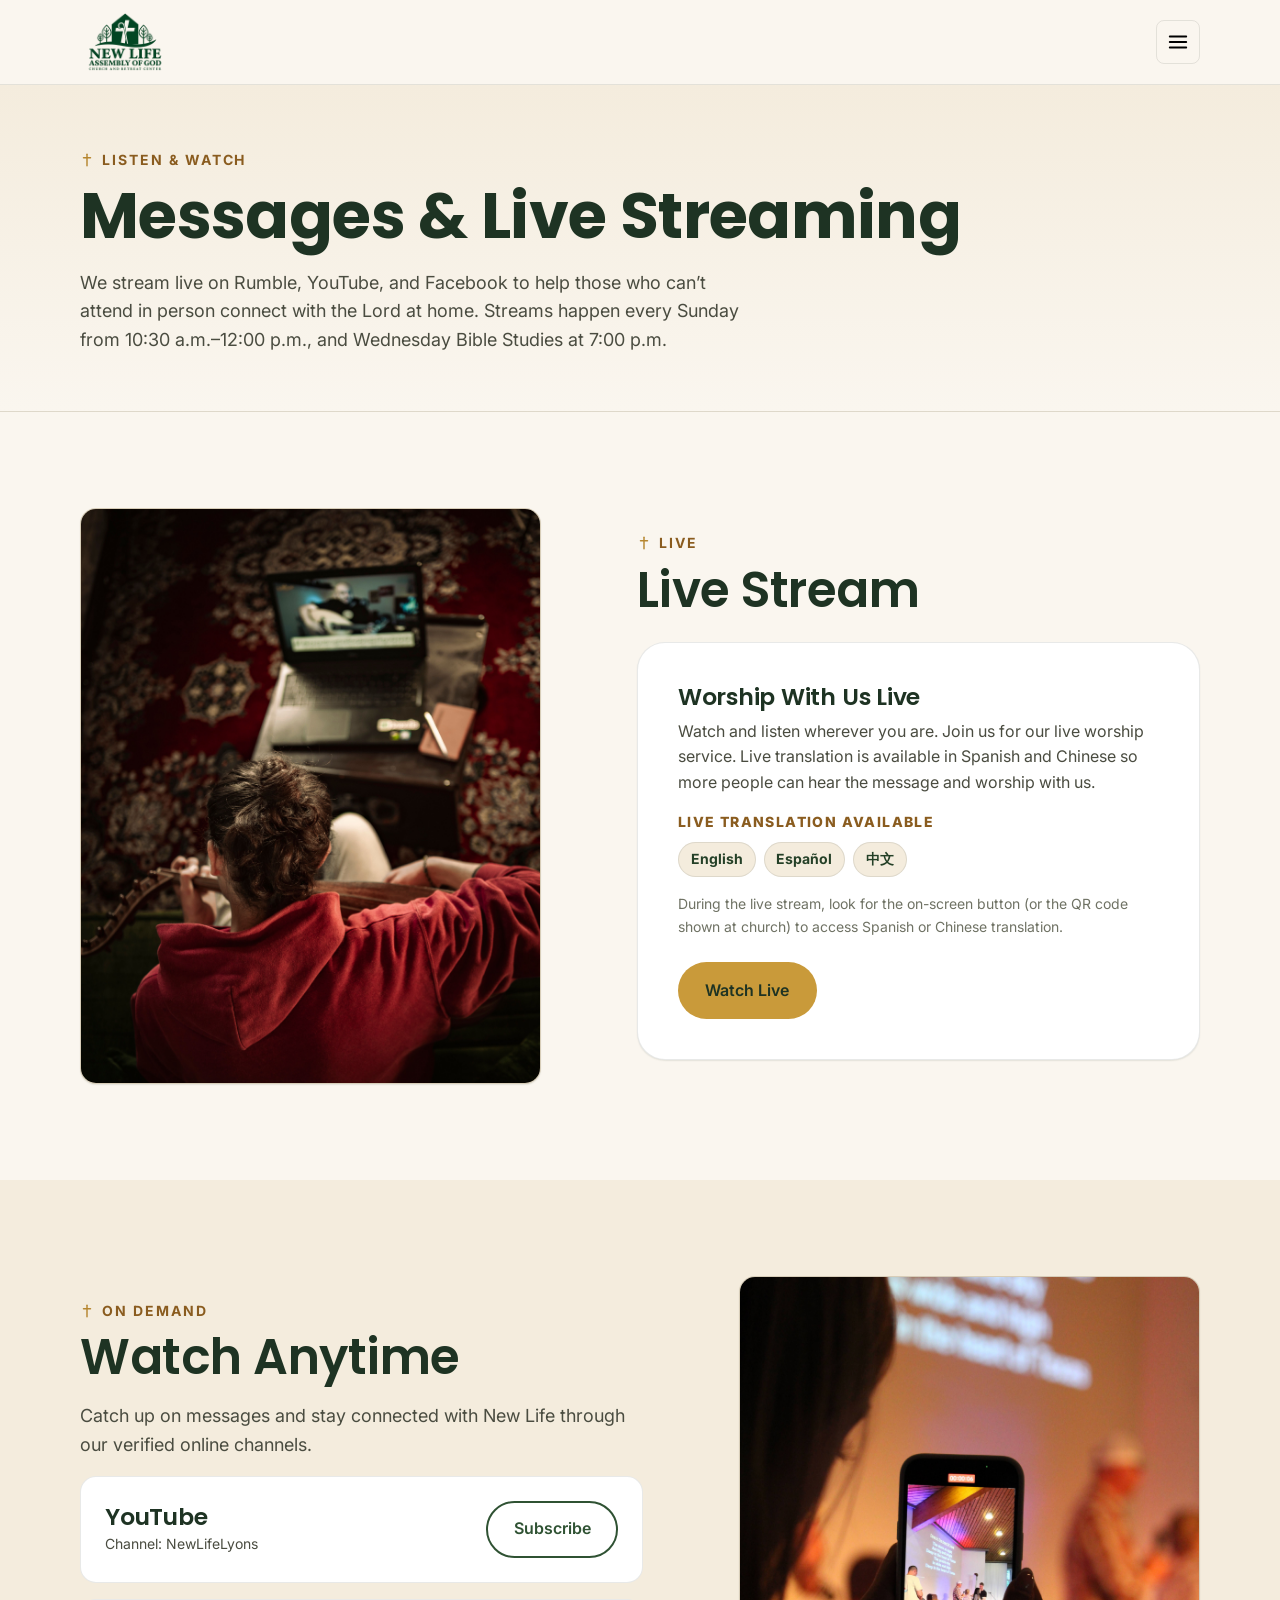
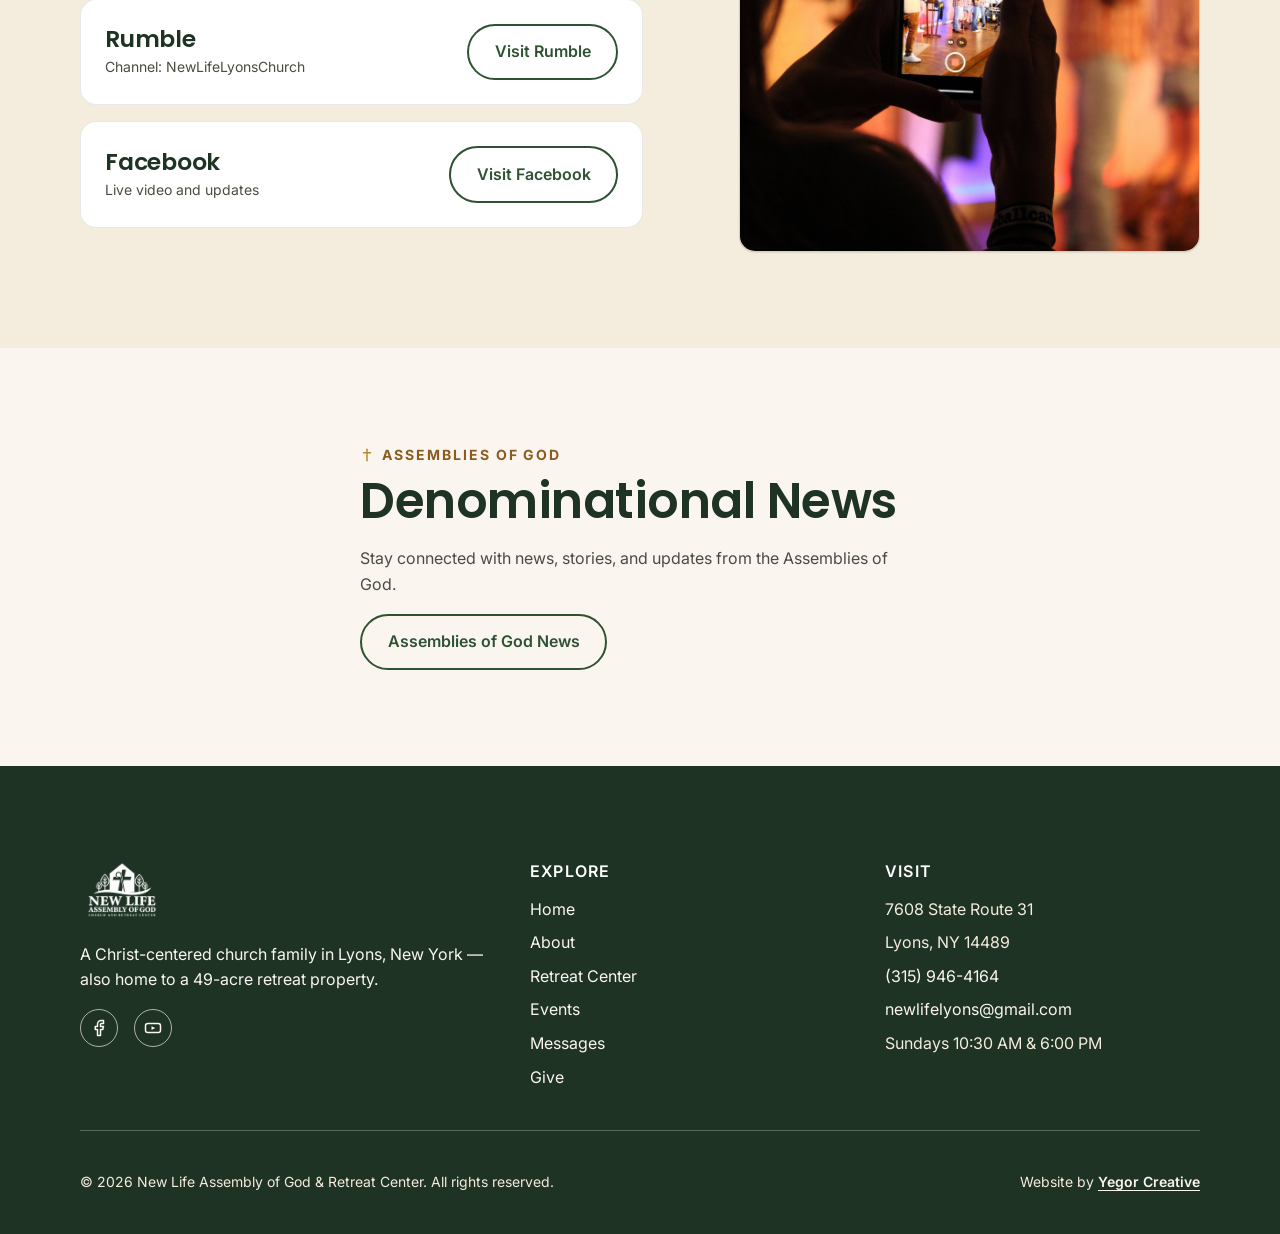
<file: messages.html>
<!DOCTYPE html>
<html lang="en">
<head>
<meta charset="UTF-8">
<meta name="viewport" content="width=device-width, initial-scale=1.0">
<title>Messages & Live Streaming | New Life Assembly of God & Retreat Center</title>
<meta name="description" content="Watch New Life Assembly of God live on YouTube, Rumble, and Facebook. Sunday services translated into Spanish and Chinese.">
<link rel="canonical" href="https://newlifeaogandretreat.com/messages.html">

<meta property="og:type" content="website">
<meta property="og:site_name" content="New Life Assembly of God &amp; Retreat Center">
<meta property="og:title" content="Messages & Live Streaming | New Life Assembly of God & Retreat Center">
<meta property="og:description" content="Watch New Life Assembly of God live on YouTube, Rumble, and Facebook. Sunday services translated into Spanish and Chinese.">
<meta property="og:url" content="https://newlifeaogandretreat.com/messages.html">
<meta property="og:image" content="assets/img/church-building-exterior.jpg">
<meta name="twitter:card" content="summary">

<link rel="icon" href="assets/img/logo/logo.ico?v=2" type="image/x-icon" sizes="any">
<meta name="theme-color" content="#b6862f">

<link rel="preconnect" href="https://fonts.googleapis.com">
<link rel="preconnect" href="https://fonts.gstatic.com" crossorigin>
<link href="https://fonts.googleapis.com/css2?family=Poppins:wght@500;600;700;800&family=Inter:wght@400;500;600;700&display=swap" rel="stylesheet">

<link rel="stylesheet" href="assets/css/style.css">
</head>
<body id="top">
<a class="skip-link" href="#main">Skip to main content</a>

<header class="site-header">
  <div class="container">
    <a class="brand" href="index.html">
      <img class="brand-logo" src="assets/img/logo/logo.png" alt="New Life Assembly of God Church and Retreat Center" width="1536" height="1024">
    </a>

    <button class="nav-toggle" id="navToggle" aria-expanded="false" aria-controls="primaryNav" aria-label="Open menu">
      <svg class="icon-open" viewBox="0 0 24 24" fill="none" stroke="currentColor" stroke-width="2" stroke-linecap="round"><line x1="3" y1="6" x2="21" y2="6"/><line x1="3" y1="12" x2="21" y2="12"/><line x1="3" y1="18" x2="21" y2="18"/></svg>
      <svg class="icon-close" viewBox="0 0 24 24" fill="none" stroke="currentColor" stroke-width="2" stroke-linecap="round"><line x1="5" y1="5" x2="19" y2="19"/><line x1="19" y1="5" x2="5" y2="19"/></svg>
    </button>

    <nav class="primary-nav" id="primaryNav" aria-label="Primary">
      <ul>
        <li><a href="about.html">About</a></li>
        <li><a href="retreat-center.html">Retreat Center</a></li>
        <li><a href="events.html">Events</a></li>
        <li><a href="messages.html" aria-current="page">Messages</a></li>
        <li><a href="give.html">Give</a></li>
        <li><a href="contact.html">Contact</a></li>
        <li class="nav-cta"><a class="btn btn-primary" href="index.html#visit">Plan Your Visit</a></li>
      </ul>
    </nav>
  </div>
</header>

<main id="main">

  <section class="page-hero">
    <div class="container">
      <div class="eyebrow-row"><svg class="cross-icon" aria-hidden="true" viewBox="0 0 24 24" fill="none" stroke="currentColor" stroke-width="2.5" stroke-linecap="round"><path d="M12 2v20"/><path d="M6 8h12"/></svg><p class="eyebrow">Listen & Watch</p></div>
      <h1>Messages &amp; Live Streaming</h1>
      <p class="lede">We stream live on Rumble, YouTube, and Facebook to help those who can&rsquo;t attend in person connect with the Lord at home. Streams happen every Sunday from 10:30 a.m.&ndash;12:00 p.m., and Wednesday Bible Studies at 7:00 p.m.</p>
    </div>
  </section>

  <section>
    <div class="container messages-live-grid">
      <div class="story-photo messages-live-photo">
        <img
          src="assets/img/onlineChurch2.jpg"
          alt="Congregation worshiping with hands raised in the New Life sanctuary"
          width="4000"
          height="6000"
          loading="eager"
          decoding="async"
        >
      </div>
      <div>
        <div class="eyebrow-row"><svg class="cross-icon" aria-hidden="true" viewBox="0 0 24 24" fill="none" stroke="currentColor" stroke-width="2.5" stroke-linecap="round"><path d="M12 2v20"/><path d="M6 8h12"/></svg><p class="eyebrow">Live</p></div>
        <h2>Live Stream</h2>
        <div class="live-stream-card">
          <div class="live-stream-copy">
            <h3>Worship With Us Live</h3>
            <p>Watch and listen wherever you are. Join us for our live worship service. Live translation is available in Spanish and Chinese so more people can hear the message and worship with us.</p>
            <p class="live-translation-label">Live Translation Available</p>
            <ul class="live-lang-badges" aria-label="Available live languages">
              <li>English</li>
              <li>Espa&ntilde;ol</li>
              <li>&#20013;&#25991;</li>
            </ul>
            <p class="live-translation-note">During the live stream, look for the on-screen button (or the QR code shown at church) to access Spanish or Chinese translation.</p>
          </div>
          <a class="btn btn-primary" href="https://app.sermonlive.com/stream/ruth-gnx" target="_blank" rel="noopener noreferrer">Watch Live</a>
        </div>
      </div>
    </div>
  </section>

  <section class="section-alt">
    <div class="container messages-ondemand-grid">
      <div>
        <div class="eyebrow-row"><svg class="cross-icon" aria-hidden="true" viewBox="0 0 24 24" fill="none" stroke="currentColor" stroke-width="2.5" stroke-linecap="round"><path d="M12 2v20"/><path d="M6 8h12"/></svg><p class="eyebrow">On Demand</p></div>
        <h2>Watch Anytime</h2>
        <p class="lede">Catch up on messages and stay connected with New Life through our verified online channels.</p>
        <ul class="resource-list">
          <li class="resource-item">
            <div><h3>YouTube</h3><p>Channel: NewLifeLyons</p></div>
            <a class="btn btn-outline-dark" href="https://www.youtube.com/channel/UCfI6z831PPhK5JsShmRE4Fg" target="_blank" rel="noopener noreferrer">Subscribe</a>
          </li>
          <li class="resource-item">
            <div><h3>Rumble</h3><p>Channel: NewLifeLyonsChurch</p></div>
            <a class="btn btn-outline-dark" href="https://rumble.com/user/NewLifeLyonsChurch?e9s=src_v1_cmd%2Csrc_v1_s%2Csrc_v1_s_o%2Csrc_v1_rso&amp;sci=faa9a0f3-9a01-4ce9-884f-7fcd74502d51" target="_blank" rel="noopener noreferrer">Visit Rumble</a>
          </li>
          <li class="resource-item">
            <div><h3>Facebook</h3><p>Live video and updates</p></div>
            <a class="btn btn-outline-dark" href="https://www.facebook.com/pages/New-Life-Assembly-of-God-Lyons/845455338828085" target="_blank" rel="noopener noreferrer">Visit Facebook</a>
          </li>
        </ul>
      </div>
      <div class="story-photo messages-ondemand-photo">
        <img
          src="assets/img/onlineChurhc.jpg"
          alt="New Life church family gathered outdoors under a tent among autumn trees"
          width="4000"
          height="6000"
          loading="lazy"
          decoding="async"
        >
      </div>
    </div>
  </section>

  <section>
    <div class="container" style="max-width: 40rem;">
      <div class="eyebrow-row"><svg class="cross-icon" aria-hidden="true" viewBox="0 0 24 24" fill="none" stroke="currentColor" stroke-width="2.5" stroke-linecap="round"><path d="M12 2v20"/><path d="M6 8h12"/></svg><p class="eyebrow">Assemblies of God</p></div>
      <h2>Denominational News</h2>
      <p>Stay connected with news, stories, and updates from the Assemblies of God.</p>
      <a class="btn btn-outline-dark" href="https://news.ag.org/" target="_blank" rel="noopener noreferrer">Assemblies of God News</a>
    </div>
  </section>
</main>

<footer class="site-footer">
  <div class="container">
    <div class="footer-grid">
      <div class="footer-col">
        <a class="brand" href="index.html">
          <img class="brand-logo" src="assets/img/logo/logo.png" alt="New Life Assembly of God Church and Retreat Center" width="1536" height="1024">
    </a>
        <p style="margin-top: var(--space-sm);">A Christ-centered church family in Lyons, New York &mdash; also home to a 49-acre retreat property.</p>
        <div class="social-links">
          <a href="https://www.facebook.com/pages/New-Life-Assembly-of-God-Lyons/845455338828085" target="_blank" rel="noopener noreferrer" aria-label="New Life Assembly of God on Facebook">
            <svg viewBox="0 0 24 24" fill="none" stroke="currentColor" stroke-width="2" stroke-linecap="round" stroke-linejoin="round"><path d="M18 2h-3a5 5 0 0 0-5 5v3H7v4h3v8h4v-8h3l1-4h-4V7a1 1 0 0 1 1-1h3Z"/></svg>
          </a>
          <a href="https://www.youtube.com/channel/UCfI6z831PPhK5JsShmRE4Fg" target="_blank" rel="noopener noreferrer" aria-label="New Life Assembly of God on YouTube">
            <svg viewBox="0 0 24 24" fill="none" stroke="currentColor" stroke-width="2" stroke-linecap="round" stroke-linejoin="round"><rect x="2" y="6" width="20" height="12" rx="3"/><path d="M10 9.5v5l5-2.5Z" fill="currentColor" stroke="none"/></svg>
          </a>
        </div>
      </div>
      <div class="footer-col">
        <h3>Explore</h3>
        <ul>
          <li><a href="index.html">Home</a></li>
          <li><a href="about.html">About</a></li>
          <li><a href="retreat-center.html">Retreat Center</a></li>
          <li><a href="events.html">Events</a></li>
          <li><a href="messages.html">Messages</a></li>
          <li><a href="give.html">Give</a></li>
        </ul>
      </div>
      <div class="footer-col">
        <h3>Visit</h3>
        <ul>
          <li>7608 State Route 31</li>
          <li>Lyons, NY 14489</li>
          <li><a href="tel:+13159464164">(315) 946-4164</a></li>
          <li><a href="mailto:newlifelyons@gmail.com">newlifelyons@gmail.com</a></li>
          <li>Sundays 10:30 AM &amp; 6:00 PM</li>
        </ul>
      </div>
    </div>
    <div class="footer-bottom">
      <p>&copy; <span id="year"></span> New Life Assembly of God &amp; Retreat Center. All rights reserved.</p>
      <p class="footer-credit">Website by <a href="https://yegorcreative.com" target="_blank" rel="noopener noreferrer">Yegor Creative</a></p>
    </div>
  </div>
</footer>

<script src="assets/js/main.js"></script>
</body>
</html>
</file>
<file: assets/css/style.css>
/* =========================================================
   New Life Assembly of God & Retreat Center — Design System
   ========================================================= */

:root {
  /* --- Color palette ---
     Warm cream/neutral is the dominant ground. Gold is the primary brand
     accent (faith, warmth, the cross). Forest green is a supporting
     secondary color only — used sparingly so the site reads as a church
     first, not a nature/retreat brand. */
  --color-forest-900: #1e3323;
  --color-forest-800: #244027;
  --color-forest-700: #2f5233;
  --color-forest-600: #3c6640;
  --color-sage-500: #6e8f68;
  --color-sage-300: #a7c1a0;
  --color-sage-100: #e6eee2;
  --color-gold-800: #8a5c1f;
  --color-gold-700: #a06d1f;
  --color-gold-600: #b6862f;
  --color-gold-500: #c99a3a;
  --color-gold-300: #dfc07a;
  --color-gold-200: #ecd8a8;
  --color-gold-100: #f6ead0;
  --color-cream-50: #faf6ef;
  --color-cream-100: #f4ecdd;
  --color-cream-200: #ece0c9;
  --color-sand-300: #ddcda6;
  --color-ink-900: #24261f;
  --color-ink-700: #4a4c40;
  --color-ink-500: #6f7264;
  --color-white: #ffffff;
  --color-border: rgba(36, 38, 31, 0.1);

  /* --- Typography ---
     Poppins: a warm, confident geometric sans for headlines — friendly and
     contemporary rather than editorial/outdoorsy. Inter carries body copy
     for maximum readability. */
  --font-display: "Poppins", "Inter", -apple-system, BlinkMacSystemFont, "Segoe UI", sans-serif;
  --font-body: "Inter", -apple-system, BlinkMacSystemFont, "Segoe UI", sans-serif;

  --fs-900: clamp(2.5rem, 1.9rem + 2.6vw, 4.25rem);
  --fs-800: clamp(2rem, 1.6rem + 1.8vw, 3.15rem);
  --fs-700: clamp(1.5rem, 1.3rem + 0.9vw, 2.1rem);
  --fs-600: clamp(1.25rem, 1.15rem + 0.4vw, 1.5rem);
  --fs-500: 1.125rem;
  --fs-400: 1rem;
  --fs-300: 0.875rem;

  /* --- Spacing scale --- */
  --space-3xs: 0.25rem;
  --space-2xs: 0.5rem;
  --space-xs: 0.75rem;
  --space-sm: 1rem;
  --space-md: 1.5rem;
  --space-lg: 2.5rem;
  --space-xl: 4rem;
  --space-2xl: 6rem;
  --space-3xl: 8rem;

  /* --- Shape / elevation --- */
  --radius-sm: 8px;
  --radius-md: 16px;
  --radius-lg: 28px;
  --shadow-sm: 0 1px 2px rgba(30, 51, 35, 0.06), 0 1px 1px rgba(30, 51, 35, 0.04);
  --shadow-md: 0 12px 32px -12px rgba(30, 51, 35, 0.22);
  --shadow-lg: 0 24px 60px -20px rgba(30, 51, 35, 0.28);

  --content-max: 1200px;
  --transition: 200ms ease;
}

/* --- Reset --- */
*, *::before, *::after { box-sizing: border-box; }
html { scroll-behavior: smooth; overflow-x: hidden; }
@media (prefers-reduced-motion: reduce) {
  html { scroll-behavior: auto; }
  *, *::before, *::after {
    animation-duration: 0.001ms !important;
    animation-iteration-count: 1 !important;
    transition-duration: 0.001ms !important;
    scroll-behavior: auto !important;
  }
}

body {
  margin: 0;
  overflow-x: hidden;
  font-family: var(--font-body);
  font-size: var(--fs-400);
  line-height: 1.6;
  color: var(--color-ink-900);
  background: var(--color-cream-50);
  -webkit-font-smoothing: antialiased;
}

img { max-width: 100%; display: block; }
svg { display: block; }

h1, h2, h3, h4 {
  font-family: var(--font-display);
  color: var(--color-forest-900);
  line-height: 1.15;
  margin: 0 0 var(--space-sm);
  font-weight: 600;
  letter-spacing: -0.01em;
}
h1 { font-size: var(--fs-900); font-weight: 700; }
h2 { font-size: var(--fs-800); }
h3 { font-size: var(--fs-600); }
p { margin: 0 0 var(--space-sm); color: var(--color-ink-700); }
a { color: inherit; }

.container {
  width: 100%;
  max-width: var(--content-max);
  margin-inline: auto;
  padding-inline: var(--space-md);
}

@media (min-width: 768px) {
  .container { padding-inline: var(--space-lg); }
}

section { padding-block: var(--space-2xl); }
.section-tight { padding-block: var(--space-xl); }

.section-head {
  max-width: 46rem;
  margin-bottom: var(--space-lg);
}
.section-head.center { margin-inline: auto; text-align: center; }

.eyebrow {
  display: inline-block;
  font-family: var(--font-body);
  font-size: var(--fs-300);
  font-weight: 700;
  letter-spacing: 0.14em;
  text-transform: uppercase;
  color: var(--color-gold-800);
  margin-bottom: var(--space-2xs);
}

.lede {
  font-size: var(--fs-500);
  color: var(--color-ink-700);
}

/* Official mission statement — both lines stay one connected unit */
.mission-statement {
  margin: 0 0 var(--space-md);
}
.mission-statement .mission-label {
  display: block;
  font-family: var(--font-body);
  font-size: var(--fs-300);
  font-weight: 700;
  letter-spacing: 0.14em;
  text-transform: uppercase;
  color: var(--color-gold-800);
  margin: 0 0 var(--space-2xs);
}
.mission-statement .mission-lines {
  display: flex;
  flex-direction: column;
  gap: 0.12em;
  margin: 0;
  font-family: var(--font-display);
  font-weight: 700;
  font-size: var(--fs-700);
  line-height: 1.2;
  letter-spacing: -0.01em;
  color: var(--color-forest-900);
}
.mission-statement .mission-lines > span {
  display: block;
}
.mission-statement-hero {
  margin-top: var(--space-sm);
  margin-bottom: 0;
}
.mission-statement-hero .mission-lines {
  font-size: var(--fs-600);
  font-weight: 600;
  color: var(--color-forest-800);
}

/* --- Buttons --- */
.btn {
  display: inline-flex;
  align-items: center;
  gap: var(--space-2xs);
  font-family: var(--font-body);
  font-weight: 600;
  font-size: var(--fs-400);
  text-decoration: none;
  padding: 0.85em 1.6em;
  border-radius: 999px;
  border: 2px solid transparent;
  cursor: pointer;
  transition: transform var(--transition), background var(--transition), color var(--transition), border-color var(--transition);
}
.btn:active { transform: translateY(1px); }
.btn-primary {
  background: var(--color-gold-500);
  color: var(--color-forest-900);
}
.btn-primary:hover { background: var(--color-gold-600); }
.btn-outline {
  background: transparent;
  border-color: currentColor;
  color: inherit;
}
.btn-outline:hover { background: rgba(255,255,255,0.12); }
.btn-outline-dark {
  background: transparent;
  border-color: var(--color-forest-700);
  color: var(--color-forest-700);
}
.btn-outline-dark:hover { background: var(--color-sage-100); }

/* Visible focus states everywhere */
a:focus-visible,
button:focus-visible,
.btn:focus-visible,
input:focus-visible,
[tabindex]:focus-visible {
  outline: 3px solid var(--color-gold-500);
  outline-offset: 3px;
  border-radius: 4px;
}
.skip-link {
  position: absolute;
  left: -9999px;
  top: 0;
  background: var(--color-forest-900);
  color: var(--color-white);
  padding: 0.75em 1.25em;
  z-index: 1000;
  border-radius: 0 0 var(--radius-sm) 0;
}
.skip-link:focus {
  left: 0;
}

/* =========================================================
   Header / Navigation
   ========================================================= */
.site-header {
  position: sticky;
  top: 0;
  z-index: 100;
  border-bottom: 1px solid var(--color-border);
}
/* backdrop-filter lives on a pseudo-element, not .site-header itself,
   because backdrop-filter (like transform/filter) makes an element a
   containing block for its position:fixed descendants. .primary-nav
   (the mobile nav drawer) is fixed and nested inside .site-header, so
   putting backdrop-filter directly on .site-header silently broke its
   off-canvas translateX(100%) math, doubling the page's scroll width. */
.site-header::before {
  content: "";
  position: absolute;
  inset: 0;
  z-index: -1;
  background: rgba(250, 246, 239, 0.92);
  backdrop-filter: saturate(140%) blur(8px);
}
.site-header .container {
  display: flex;
  align-items: center;
  justify-content: space-between;
  min-height: 84px;
  gap: var(--space-sm);
}

.brand {
  display: inline-flex;
  align-items: center;
  text-decoration: none;
  color: var(--color-forest-900);
  line-height: 1.1;
  flex-shrink: 0;
}
.brand-logo {
  display: block;
  height: 48px;
  width: auto;
  max-width: min(220px, 56vw);
  object-fit: contain;
}
@media (min-width: 400px) {
  .brand-logo {
    height: 52px;
    max-width: min(240px, 58vw);
  }
}
@media (min-width: 900px) {
  .brand-logo {
    height: 60px;
    max-width: 280px;
  }
}
.brand-name {
  font-family: var(--font-display);
  font-weight: 700;
  font-size: 1.4rem;
  letter-spacing: 0.01em;
}
.brand-sub {
  font-size: 0.62rem;
  font-weight: 600;
  letter-spacing: 0.16em;
  text-transform: uppercase;
  color: var(--color-sage-500);
  margin-top: 2px;
}

.nav-toggle {
  display: inline-flex;
  align-items: center;
  justify-content: center;
  width: 44px;
  height: 44px;
  background: transparent;
  border: 1px solid var(--color-border);
  border-radius: var(--radius-sm);
  cursor: pointer;
}
.nav-toggle svg { width: 22px; height: 22px; }
.nav-toggle .icon-close { display: none; }
.nav-toggle[aria-expanded="true"] .icon-open { display: none; }
.nav-toggle[aria-expanded="true"] .icon-close { display: block; }

.primary-nav {
  position: fixed;
  top: 84px;
  right: 0;
  bottom: 0;
  left: auto;
  width: min(100vw, 100%);
  max-width: 100vw;
  background: var(--color-cream-50);
  padding: var(--space-lg) var(--space-md);
  transform: translateX(100%);
  transition: transform var(--transition), visibility var(--transition);
  overflow-y: auto;
  overflow-x: hidden;
  visibility: hidden;
  pointer-events: none;
  z-index: 40;
  -webkit-overflow-scrolling: touch;
}
.primary-nav.is-open {
  transform: translateX(0);
  visibility: visible;
  pointer-events: auto;
}
.primary-nav ul {
  list-style: none;
  margin: 0;
  padding: 0;
  display: flex;
  flex-direction: column;
  gap: var(--space-xs);
}
.primary-nav a {
  display: block;
  text-decoration: none;
  font-family: var(--font-display);
  font-size: var(--fs-600);
  color: var(--color-forest-900);
  padding: 0.85em 0;
  min-height: 44px;
  border-bottom: 1px solid var(--color-border);
}
.primary-nav .nav-cta { margin-top: var(--space-md); }
.primary-nav .nav-cta .btn {
  width: 100%;
  justify-content: center;
  min-height: 48px;
}

/* Desktop nav needs room for the brand lockup + 7 links + CTA on one
   line. Below this width we intentionally show the mobile menu instead
   of letting labels wrap or the row overflow. */
@media (min-width: 1300px) {
  .nav-toggle { display: none; }
  .brand { flex-shrink: 0; }
  .primary-nav {
    position: static;
    inset: auto;
    width: auto;
    max-width: none;
    transform: none;
    background: transparent;
    padding: 0;
    overflow: visible;
    visibility: visible;
    pointer-events: auto;
  }
  .primary-nav ul {
    flex-direction: row;
    flex-wrap: nowrap;
    align-items: center;
    gap: 1.5rem;
  }
  .primary-nav ul li { flex-shrink: 0; }
  .primary-nav a {
    font-family: var(--font-body);
    font-size: var(--fs-400);
    font-weight: 600;
    border-bottom: none;
    padding: 0;
    position: relative;
    white-space: nowrap;
  }
  .primary-nav a::after {
    content: "";
    position: absolute;
    left: 0; right: 0; bottom: -6px;
    height: 2px;
    background: var(--color-gold-500);
    transform: scaleX(0);
    transition: transform var(--transition);
  }
  .primary-nav a:hover::after,
  .primary-nav a:focus-visible::after { transform: scaleX(1); }
  .primary-nav .nav-cta {
    margin-top: 0;
    flex-shrink: 0;
  }
  .primary-nav .nav-cta .btn {
    padding: 0.7em 1.4em;
    white-space: nowrap;
  }
}

body.nav-open { overflow: hidden; }
/* Prevent off-canvas mobile nav from expanding document scroll width */
html {
  overflow-x: clip;
}
body {
  overflow-x: clip;
}

/* =========================================================
   Hero — warm, light, church-first (not a nature backdrop)
   ========================================================= */
.hero {
  position: relative;
  overflow: hidden;
  background: linear-gradient(180deg, var(--color-cream-100) 0%, var(--color-cream-50) 100%);
  color: var(--color-ink-900);
  padding-block: var(--space-2xl) var(--space-xl);
}
.hero-grid {
  display: grid;
  gap: var(--space-xl);
  grid-template-columns: 1fr;
  align-items: center;
}
@media (min-width: 900px) {
  .hero-grid { grid-template-columns: 1.05fr 0.95fr; gap: var(--space-2xl); }
}
.hero-inner { max-width: 34rem; }
.hero h1 { color: var(--color-forest-900); }
.hero .lede { color: var(--color-ink-700); }
.hero-actions {
  display: flex;
  flex-wrap: wrap;
  gap: var(--space-sm);
  margin-top: var(--space-md);
}

.hero-facts {
  margin-top: var(--space-xl);
  display: grid;
  gap: var(--space-md);
  grid-template-columns: 1fr;
  border-top: 1px solid var(--color-border);
  padding-top: var(--space-lg);
}
.hero-fact { display: flex; gap: var(--space-sm); align-items: flex-start; }
.hero-fact svg { flex-shrink: 0; width: 22px; height: 22px; color: var(--color-gold-600); margin-top: 3px; }
.hero-fact h3 { color: var(--color-forest-900); font-size: var(--fs-500); margin-bottom: 0.15em; }
.hero-fact p { color: var(--color-ink-500); margin: 0; font-size: var(--fs-300); }

@media (min-width: 700px) {
  .hero-facts { grid-template-columns: repeat(3, 1fr); }
}

/* --- Eyebrow with small cross accent (reinforces "this is a church") --- */
.eyebrow-row {
  display: flex;
  align-items: center;
  gap: 0.5em;
  margin-bottom: var(--space-2xs);
}
.eyebrow-row .eyebrow { margin-bottom: 0; min-width: 0; }
.cross-icon { width: 14px; height: 14px; color: var(--color-gold-600); flex-shrink: 0; }

/* =========================================================
   Service invitation strip
   ========================================================= */
.invite-strip {
  background: var(--color-gold-500);
  color: var(--color-forest-900);
  padding-block: var(--space-md);
}
.invite-strip .container {
  display: flex;
  flex-wrap: wrap;
  align-items: center;
  justify-content: space-between;
  gap: var(--space-sm);
}
.invite-strip p {
  margin: 0;
  font-family: var(--font-display);
  font-size: var(--fs-600);
  color: var(--color-forest-900);
}

/* =========================================================
   Cards / grids
   ========================================================= */
.grid {
  display: grid;
  gap: var(--space-md);
  grid-template-columns: 1fr;
}
@media (min-width: 640px) {
  .grid-2 { grid-template-columns: repeat(2, 1fr); }
}
@media (min-width: 900px) {
  .grid-3 { grid-template-columns: repeat(3, 1fr); }
  .grid-4 { grid-template-columns: repeat(4, 1fr); }
}

.card {
  background: var(--color-white);
  border-radius: var(--radius-md);
  padding: var(--space-lg);
  box-shadow: var(--shadow-sm);
  border: 1px solid var(--color-border);
  transition: box-shadow var(--transition), transform var(--transition);
}
.card:hover { box-shadow: var(--shadow-md); transform: translateY(-2px); }
.card-icon {
  width: 48px;
  height: 48px;
  display: flex;
  align-items: center;
  justify-content: center;
  border-radius: var(--radius-sm);
  background: var(--color-sage-100);
  color: var(--color-forest-700);
  margin-bottom: var(--space-sm);
}
.card-icon svg { width: 24px; height: 24px; }

.step-card { position: relative; }
.step-number {
  font-family: var(--font-display);
  font-size: var(--fs-700);
  color: var(--color-sage-300);
  margin-bottom: var(--space-2xs);
}

/* --- Section variants --- */
.section-alt { background: var(--color-cream-100); }

/* Retreat Center: intentionally lighter/quieter than the church sections
   above it — supporting story, not the lead identity. */
.section-soft { background: var(--color-cream-100); }
.section-compact { padding-block: var(--space-xl); }

.split {
  display: grid;
  gap: var(--space-lg);
  align-items: center;
  grid-template-columns: 1fr;
}
@media (min-width: 900px) {
  .split { grid-template-columns: 1fr 1fr; gap: var(--space-2xl); }
  .split.reverse > *:first-child { order: 2; }
}
.split-narrow {
  grid-template-columns: 1fr;
}
@media (min-width: 900px) {
  .split-narrow { grid-template-columns: 0.85fr 1.15fr; gap: var(--space-xl); }
}

/* --- Photo placeholder slot ---
   Stands in for real photography. Swap by replacing the element's
   contents with an <img>; keep the aspect-ratio and radius. */
.photo-slot {
  position: relative;
  border-radius: var(--radius-lg);
  overflow: hidden;
  aspect-ratio: var(--slot-ratio, 4 / 3);
  background: var(--color-cream-200);
  border: 1.5px dashed var(--color-sand-300);
  display: flex;
  flex-direction: column;
  align-items: center;
  justify-content: center;
  gap: var(--space-2xs);
  color: var(--color-ink-500);
  box-shadow: var(--shadow-sm);
}
.photo-slot svg { width: 34px; height: 34px; opacity: 0.6; }
.photo-slot span {
  font-size: var(--fs-300);
  font-weight: 600;
  letter-spacing: 0.04em;
  text-transform: uppercase;
  text-align: center;
  padding-inline: var(--space-md);
}
.photo-slot.photo-slot-hero { --slot-ratio: 5 / 6; }
@media (min-width: 900px) {
  .photo-slot.photo-slot-hero { --slot-ratio: 4 / 5; }
}
.photo-slot.photo-slot-wide { --slot-ratio: 16 / 10; }

/* Filled photo slot: real image replaces placeholder icon/label */
.photo-slot-filled {
  border: none;
  background: var(--color-cream-200);
  box-shadow: var(--shadow-md);
  padding: 0;
}
.photo-slot-filled > img {
  position: absolute;
  inset: 0;
  width: 100%;
  height: 100%;
  object-fit: cover;
  object-position: center 12%;
  display: block;
}
@media (max-width: 899px) {
  .photo-slot-hero.photo-slot-filled > img {
    object-position: center 10%;
  }
}

/* --- Compact amenity list (Retreat Center) --- */
.amenity-list {
  list-style: none;
  margin: var(--space-md) 0;
  padding: 0;
  display: flex;
  flex-wrap: wrap;
  gap: var(--space-sm) var(--space-lg);
}
.amenity-item {
  display: flex;
  align-items: center;
  gap: var(--space-2xs);
  font-size: var(--fs-300);
  font-weight: 600;
  color: var(--color-forest-800);
}
.amenity-item svg { width: 18px; height: 18px; color: var(--color-sage-500); flex-shrink: 0; }

/* --- Placeholder notice (for unverified content areas) --- */
.placeholder-card {
  border: 1.5px dashed var(--color-sage-500);
  background: var(--color-sage-100);
  border-radius: var(--radius-md);
  padding: var(--space-lg);
  text-align: center;
}
.placeholder-card p { color: var(--color-forest-800); }
.placeholder-card .eyebrow { color: var(--color-forest-700); }

/* =========================================================
   Location / contact
   ========================================================= */
.contact-grid {
  display: grid;
  gap: var(--space-lg);
  grid-template-columns: 1fr;
}
@media (min-width: 900px) {
  .contact-grid { grid-template-columns: 1fr 1.2fr; }
}
.contact-list {
  list-style: none;
  margin: 0 0 var(--space-md);
  padding: 0;
  display: flex;
  flex-direction: column;
  gap: var(--space-md);
}
.contact-list li { display: flex; gap: var(--space-sm); align-items: flex-start; }
.contact-list svg { width: 22px; height: 22px; flex-shrink: 0; color: var(--color-gold-600); margin-top: 2px; }
.contact-list a { text-decoration: underline; text-underline-offset: 3px; }
.map-frame {
  border: 0;
  width: 100%;
  height: 100%;
  min-height: 320px;
  border-radius: var(--radius-md);
  box-shadow: var(--shadow-sm);
}

/* =========================================================
   Footer
   ========================================================= */
.site-footer {
  background: var(--color-forest-900);
  color: var(--color-cream-50);
  padding-block: var(--space-2xl) var(--space-lg);
}
.footer-grid {
  display: grid;
  gap: var(--space-lg);
  grid-template-columns: 1fr;
  padding-bottom: var(--space-lg);
  border-bottom: 1px solid rgba(250, 246, 239, 0.28);
}
@media (min-width: 700px) {
  .footer-grid { grid-template-columns: 1.3fr 1fr 1fr; }
}
.site-footer .brand-name { color: var(--color-white); }
.site-footer .brand-sub { color: var(--color-sage-300); }
.site-footer .brand-logo {
  height: 56px;
  max-width: 260px;
  border-radius: var(--radius-sm);
  /* Lighten dark green wordmark for dark footer without redesigning the logo */
  filter: brightness(0) invert(1);
}
.site-footer p {
  color: var(--color-cream-50);
}
.footer-col h3 {
  color: var(--color-white);
  font-size: var(--fs-400);
  font-family: var(--font-body);
  text-transform: uppercase;
  letter-spacing: 0.08em;
  margin-bottom: var(--space-sm);
}
.footer-col ul { list-style: none; margin: 0; padding: 0; display: flex; flex-direction: column; gap: var(--space-2xs); }
.footer-col li { color: var(--color-cream-100); }
.footer-col a {
  text-decoration: none;
  color: var(--color-cream-50);
}
.footer-col a:hover,
.footer-col a:focus-visible {
  text-decoration: underline;
  color: var(--color-gold-300);
}
.footer-bottom {
  display: flex;
  flex-wrap: wrap;
  justify-content: space-between;
  align-items: baseline;
  gap: var(--space-sm);
  padding-top: var(--space-lg);
  font-size: var(--fs-300);
  color: var(--color-cream-100);
}
.footer-bottom p {
  margin: 0;
  color: var(--color-cream-100);
}
.footer-credit {
  margin: 0;
  color: var(--color-cream-100);
}
.footer-credit a {
  color: var(--color-cream-50);
  text-decoration: underline;
  text-underline-offset: 3px;
  font-weight: 600;
}
.footer-credit a:hover,
.footer-credit a:focus-visible {
  color: var(--color-gold-300);
}
.social-links { display: flex; gap: var(--space-sm); }
.social-links a {
  display: inline-flex;
  width: 38px; height: 38px;
  align-items: center; justify-content: center;
  border-radius: 50%;
  border: 1.5px solid rgba(250, 246, 239, 0.65);
  color: var(--color-cream-50);
}
.social-links a:hover,
.social-links a:focus-visible {
  border-color: var(--color-gold-300);
  color: var(--color-gold-300);
  outline: none;
}
.social-links svg { width: 18px; height: 18px; }

.visually-hidden {
  position: absolute;
  width: 1px; height: 1px;
  overflow: hidden;
  clip: rect(0 0 0 0);
  white-space: nowrap;
}

@media (max-width: 480px) {
  h1 { font-size: var(--fs-800); }
}

/* =========================================================
   Interior page header (About, Beliefs, Retreat Center, etc.)
   ========================================================= */
.page-hero {
  background: linear-gradient(180deg, var(--color-cream-100) 0%, var(--color-cream-50) 100%);
  padding-block: var(--space-xl) var(--space-lg);
  border-bottom: 1px solid var(--color-border);
}
.page-hero .lede { max-width: 42rem; }
.breadcrumb {
  font-size: var(--fs-300);
  color: var(--color-ink-500);
  margin-bottom: var(--space-sm);
}
.breadcrumb a { color: var(--color-forest-800); text-decoration: underline; text-underline-offset: 2px; }

/* --- Real recovered photography (as opposed to .photo-slot placeholders) --- */
.real-photo {
  width: 100%;
  height: auto;
  border-radius: var(--radius-md);
  box-shadow: var(--shadow-sm);
  border: 1px solid var(--color-border);
}

/* Homepage Our Story photo frame */
.story-photo {
  position: relative;
  width: 100%;
  aspect-ratio: 3 / 2;
  border-radius: var(--radius-md);
  overflow: hidden;
  box-shadow: var(--shadow-sm);
  border: 1px solid var(--color-border);
  background: var(--color-cream-200);
}
.story-photo > img {
  position: absolute;
  inset: 0;
  width: 100%;
  height: 100%;
  object-fit: cover;
  object-position: center 42%;
  display: block;
}
.homepage-retreat-photo > img {
  object-position: center 58%;
}
.homepage-thanksgiving-photo > img {
  object-position: center 40%;
}
.homepage-ministries-photo > img {
  object-position: center 42%;
}
.property-section-photo > img {
  object-position: center 45%;
}
.about-who-photo > img {
  object-position: center 42%;
}
.avatar-photo {
  width: 140px;
  height: 140px;
  object-fit: cover;
  border-radius: 50%;
  border: 3px solid var(--color-cream-50);
  box-shadow: var(--shadow-sm);
  margin-bottom: var(--space-sm);
}
.photo-note {
  font-size: var(--fs-300);
  color: var(--color-ink-500);
  margin-top: var(--space-2xs);
}

/* --- Pastoral / leadership cards --- */
.person-card { text-align: center; }
.person-card h3 { margin-bottom: 0.15em; }
.person-card .role {
  display: block;
  font-size: var(--fs-300);
  font-weight: 700;
  color: var(--color-gold-800);
  text-transform: uppercase;
  letter-spacing: 0.06em;
  margin-bottom: var(--space-2xs);
}

/* Matching pastoral photo cards — kept modest due to source resolution */
.pastoral-photo-grid {
  display: grid;
  grid-template-columns: repeat(3, minmax(0, 1fr));
  gap: var(--space-md);
  margin-top: var(--space-lg);
  max-width: 34rem;
  margin-inline: auto;
}
.pastoral-photo-card {
  position: relative;
  aspect-ratio: 1 / 1;
  border-radius: var(--radius-md);
  overflow: hidden;
  background: var(--color-cream-200);
  border: 1px solid var(--color-border);
  box-shadow: var(--shadow-sm);
}
.pastoral-photo {
  width: 100%;
  height: 100%;
  object-fit: cover;
  display: block;
}
.pastoral-photo-1 { object-position: center 28%; }
.pastoral-photo-2 { object-position: center 32%; }
.pastoral-photo-3 { object-position: center 30%; }
@media (max-width: 699px) {
  .pastoral-photo-grid {
    grid-template-columns: repeat(3, minmax(0, 1fr));
    gap: var(--space-sm);
    max-width: 22rem;
  }
}

/* --- Statement of Faith list --- */
.faith-list {
  list-style: none;
  counter-reset: faith;
  margin: 0;
  padding: 0;
  display: flex;
  flex-direction: column;
  gap: var(--space-md);
}
.faith-list li {
  counter-increment: faith;
  display: flex;
  gap: var(--space-sm);
  padding-bottom: var(--space-md);
  border-bottom: 1px solid var(--color-border);
}
.faith-list li:last-child { border-bottom: none; padding-bottom: 0; }
.faith-list li::before {
  content: counter(faith);
  flex-shrink: 0;
  width: 2rem;
  height: 2rem;
  border-radius: 50%;
  background: var(--color-sage-100);
  color: var(--color-forest-800);
  font-family: var(--font-display);
  font-weight: 700;
  font-size: var(--fs-300);
  display: flex;
  align-items: center;
  justify-content: center;
}
.faith-list p { margin: 0; }

/* --- Simple rule/info list (Retreat Center policies, etc.) --- */
.info-list {
  margin: 0;
  padding-left: 1.25rem;
  display: flex;
  flex-direction: column;
  gap: var(--space-xs);
}
.info-list li { color: var(--color-ink-700); }

/* --- Verification callout: for links/info that need an owner check,
   not missing content --- */
.verify-note {
  border: 1.5px dashed var(--color-gold-500);
  background: var(--color-gold-100);
  border-radius: var(--radius-md);
  padding: var(--space-md);
  font-size: var(--fs-300);
  color: var(--color-forest-900);
}
.verify-note strong { color: var(--color-gold-800); }

/* --- Resource / link list (Messages page streaming platforms) --- */
.resource-list {
  list-style: none;
  margin: 0;
  padding: 0;
  display: flex;
  flex-direction: column;
  gap: var(--space-sm);
}
.resource-item {
  display: flex;
  align-items: center;
  justify-content: space-between;
  gap: var(--space-md);
  padding: var(--space-md);
  background: var(--color-white);
  border: 1px solid var(--color-border);
  border-radius: var(--radius-md);
}
.resource-item h3 { margin: 0 0 0.15em; }
.resource-item p { margin: 0; font-size: var(--fs-300); }


/* =========================================================
   Retreat Center Use Policy
   ========================================================= */
.policy-steps {
  list-style: none;
  margin: 0 0 var(--space-lg);
  padding: 0;
  display: grid;
  gap: var(--space-md);
  grid-template-columns: 1fr;
}
@media (min-width: 800px) {
  .policy-steps { grid-template-columns: repeat(4, 1fr); gap: var(--space-md); }
}
.policy-step {
  display: flex;
  gap: var(--space-sm);
  align-items: flex-start;
  background: var(--color-white);
  border: 1px solid var(--color-border);
  border-radius: var(--radius-md);
  padding: var(--space-md);
  box-shadow: var(--shadow-sm);
}
.policy-step-num {
  font-family: var(--font-display);
  font-weight: 700;
  font-size: var(--fs-600);
  color: var(--color-gold-600);
  line-height: 1;
  flex-shrink: 0;
}
.policy-step h3 {
  margin: 0 0 0.25em;
  font-size: var(--fs-500);
}
.policy-step p {
  margin: 0;
  font-size: var(--fs-300);
}
.policy-actions {
  display: grid;
  gap: var(--space-md);
}
@media (min-width: 900px) {
  .policy-actions { grid-template-columns: 1.4fr 1fr; align-items: stretch; }
}
.policy-doc-card {
  display: flex;
  flex-wrap: wrap;
  gap: var(--space-md);
  align-items: center;
  background: var(--color-cream-100);
  border: 1px solid var(--color-border);
  border-radius: var(--radius-md);
  padding: var(--space-md) var(--space-lg);
  box-shadow: var(--shadow-sm);
}
.policy-doc-icon {
  width: 48px;
  height: 48px;
  border-radius: 12px;
  background: var(--color-gold-100);
  color: var(--color-gold-800);
  display: inline-flex;
  align-items: center;
  justify-content: center;
  flex-shrink: 0;
}
.policy-doc-icon svg { width: 26px; height: 26px; }
.policy-doc-copy { flex: 1 1 180px; min-width: 0; }
.policy-doc-copy h3 { margin: 0 0 0.2em; font-size: var(--fs-500); }
.policy-doc-copy p { margin: 0; font-size: var(--fs-300); word-break: break-word; }
.policy-doc-card .btn { flex-shrink: 0; }
.policy-return {
  background: var(--color-white);
  border: 1px solid var(--color-border);
  border-radius: var(--radius-md);
  padding: var(--space-md) var(--space-lg);
  display: flex;
  flex-direction: column;
  justify-content: center;
  gap: var(--space-sm);
  box-shadow: var(--shadow-sm);
}
.policy-return p { margin: 0; }
.policy-return .btn { align-self: flex-start; }

/* =========================================================
   Retreat Center photo collage + lightbox
   ========================================================= */
.retreat-gallery-section {
  background: var(--color-cream-50);
}
.retreat-collage {
  display: grid;
  gap: var(--space-sm);
  grid-template-columns: 1fr;
}
.retreat-collage-item {
  position: relative;
  display: block;
  width: 100%;
  min-width: 0;
  padding: 0;
  margin: 0;
  border: 0;
  border-radius: var(--radius-md);
  overflow: hidden;
  background: var(--color-cream-200);
  cursor: zoom-in;
  aspect-ratio: 3 / 2;
  box-shadow: var(--shadow-sm);
}
.retreat-collage-item img {
  width: 100%;
  height: 100%;
  object-fit: cover;
  object-position: center;
  display: block;
  transition: transform 280ms ease;
}
.retreat-collage-item:hover img,
.retreat-collage-item:focus-visible img {
  transform: scale(1.03);
}
.retreat-collage-item:focus-visible {
  outline: 3px solid var(--color-gold-500);
  outline-offset: 3px;
}
.retreat-collage-item[data-lightbox-index="1"] img { object-position: center 60%; }
.retreat-collage-item[data-lightbox-index="2"] img { object-position: center 55%; }
.retreat-collage-item[data-lightbox-index="6"] img { object-position: center 40%; }
.retreat-collage-item[data-lightbox-index="7"] img { object-position: center 45%; }

/* Tablet: two columns, hero/wide full-width */
@media (min-width: 700px) {
  .retreat-collage {
    grid-template-columns: repeat(2, minmax(0, 1fr));
    gap: var(--space-md);
  }
  .retreat-collage-hero,
  .retreat-collage-wide {
    grid-column: 1 / -1;
    aspect-ratio: 2 / 1;
  }
}

/* Desktop: editorial mosaic */
@media (min-width: 1024px) {
  .retreat-collage {
    grid-template-columns: repeat(6, minmax(0, 1fr));
    grid-template-areas:
      "hero hero hero hero fire fire"
      "hero hero hero hero lounge lounge"
      "dining dining rec rec kitchen kitchen"
      "gym gym gym gym volley volley"
      "bunk1 bunk1 bunk1 bunk2 bunk2 bunk2";
    gap: var(--space-md);
  }
  .retreat-collage-hero { grid-area: hero; aspect-ratio: auto; height: 100%; min-height: 0; }
  .retreat-collage-item:nth-child(2) { grid-area: fire; }
  .retreat-collage-item:nth-child(3) { grid-area: lounge; }
  .retreat-collage-item:nth-child(4) { grid-area: dining; }
  .retreat-collage-item:nth-child(5) { grid-area: rec; }
  .retreat-collage-item:nth-child(6) { grid-area: kitchen; }
  .retreat-collage-wide { grid-area: gym; aspect-ratio: 16 / 9; }
  .retreat-collage-item:nth-child(8) { grid-area: volley; }
  .retreat-collage-item:nth-child(9) { grid-area: bunk1; }
  .retreat-collage-item:nth-child(10) { grid-area: bunk2; }
}

.lightbox[hidden] { display: none; }
.lightbox {
  position: fixed;
  inset: 0;
  z-index: 2000;
  display: flex;
  align-items: center;
  justify-content: center;
  padding: var(--space-md);
}
.lightbox-backdrop {
  position: absolute;
  inset: 0;
  background: rgba(30, 51, 35, 0.82);
}
.lightbox-dialog {
  position: relative;
  z-index: 1;
  width: min(1100px, 100%);
  max-height: calc(100vh - 2rem);
  display: flex;
  align-items: center;
  justify-content: center;
}
.lightbox-figure {
  margin: 0;
  width: 100%;
  text-align: center;
}
.lightbox-figure img {
  max-width: 100%;
  max-height: calc(100vh - 7rem);
  width: auto;
  height: auto;
  margin-inline: auto;
  border-radius: var(--radius-md);
  box-shadow: var(--shadow-lg);
  background: var(--color-cream-100);
}
.lightbox-figure figcaption {
  color: rgba(250, 246, 239, 0.9);
  margin-top: var(--space-sm);
  font-size: var(--fs-300);
}
.lightbox-close,
.lightbox-nav {
  position: absolute;
  border: 0;
  background: rgba(250, 246, 239, 0.92);
  color: var(--color-forest-900);
  cursor: pointer;
  border-radius: 999px;
  box-shadow: var(--shadow-sm);
}
.lightbox-close {
  top: 0.5rem;
  right: 0.5rem;
  width: 44px;
  height: 44px;
  font-size: 1.75rem;
  line-height: 1;
  z-index: 2;
}
.lightbox-nav {
  top: 50%;
  transform: translateY(-50%);
  width: 44px;
  height: 44px;
  font-size: 1.25rem;
}
.lightbox-prev { left: 0.25rem; }
.lightbox-next { right: 0.25rem; }
@media (max-width: 699px) {
  .lightbox-prev { left: 0; }
  .lightbox-next { right: 0; }
  .lightbox-dialog { padding-inline: 2.5rem; }
}
body.lightbox-open { overflow: hidden; }

/* =========================================================
   Events calendar (year → month → events)
   ========================================================= */
.events-featured-section {
  background: var(--color-cream-50);
}
.events-featured-grid {
  display: grid;
  gap: var(--space-lg);
  grid-template-columns: 1fr;
}
@media (min-width: 900px) {
  .events-featured-grid {
    grid-template-columns: 1.15fr 0.85fr;
    align-items: stretch;
  }
}
.event-feature-card,
.event-card {
  background: var(--color-white);
  border: 1px solid var(--color-border);
  border-radius: var(--radius-lg);
  overflow: hidden;
  box-shadow: var(--shadow-sm);
  display: flex;
  flex-direction: column;
}
.event-feature-media,
.event-card-media {
  position: relative;
  overflow: hidden;
  background: var(--color-cream-200);
}
.event-feature-media-landscape,
.event-card-media-landscape {
  aspect-ratio: 16 / 11;
}
.event-feature-media-portrait,
.event-card-media-portrait {
  aspect-ratio: 4 / 5;
}
.event-feature-media img,
.event-card-media img {
  width: 100%;
  height: 100%;
  object-fit: cover;
  display: block;
}
.event-feature-media-landscape img,
.event-card-media-landscape img {
  object-position: center 40%;
}
.event-feature-media-portrait img,
.event-card-media-portrait img {
  object-position: center 30%;
}
.event-feature-body,
.event-card-body {
  padding: var(--space-md) var(--space-lg) var(--space-lg);
  display: flex;
  flex-direction: column;
  gap: var(--space-2xs);
  flex: 1;
}
.event-feature-body h3,
.event-card-body h4 {
  margin: 0;
  color: var(--color-forest-900);
}
.event-feature-body p,
.event-card-body p {
  margin: 0;
}
.event-feature-body .btn,
.event-card-body .btn {
  margin-top: var(--space-sm);
  align-self: flex-start;
}
.event-date-label {
  margin: 0;
  font-size: var(--fs-300);
  font-weight: 700;
  letter-spacing: 0.08em;
  text-transform: uppercase;
  color: var(--color-gold-800);
}

.events-year-head {
  display: flex;
  flex-wrap: wrap;
  align-items: flex-end;
  justify-content: space-between;
  gap: var(--space-md);
  margin-bottom: var(--space-xl);
}
.events-year-head h2 { margin-bottom: 0; }
.events-month-nav {
  display: flex;
  flex-wrap: wrap;
  gap: var(--space-2xs);
}
.events-month-nav a {
  display: inline-flex;
  align-items: center;
  justify-content: center;
  min-width: 3.25rem;
  padding: 0.55em 0.9em;
  border-radius: 999px;
  border: 1px solid var(--color-border);
  background: var(--color-white);
  text-decoration: none;
  font-weight: 700;
  font-size: var(--fs-300);
  letter-spacing: 0.06em;
  text-transform: uppercase;
  color: var(--color-forest-800);
}
.events-month-nav a:hover {
  background: var(--color-gold-100);
  border-color: var(--color-gold-200);
}

.events-month {
  padding: var(--space-lg);
  margin-bottom: var(--space-lg);
  background: var(--color-white);
  border: 1px solid var(--color-border);
  border-radius: var(--radius-lg);
  scroll-margin-top: 6rem;
}
.events-month-header {
  margin-bottom: var(--space-md);
}
.events-month-header h3 {
  margin-bottom: var(--space-2xs);
}
.events-month-header p {
  margin: 0;
  max-width: 40rem;
}

.sunday-schedule-note {
  margin-bottom: var(--space-md);
  padding: var(--space-sm) var(--space-md);
  border-radius: var(--radius-md);
  background: var(--color-cream-100);
  border: 1px solid var(--color-border);
  font-size: var(--fs-300);
  color: var(--color-ink-700);
}
.sunday-list {
  list-style: none;
  margin: 0;
  padding: 0;
  display: flex;
  flex-direction: column;
  gap: var(--space-2xs);
}
.sunday-item {
  display: grid;
  grid-template-columns: 7.5rem 1fr;
  gap: var(--space-sm);
  align-items: start;
  padding: var(--space-sm) 0;
  border-bottom: 1px solid var(--color-border);
}
.sunday-item:last-child { border-bottom: 0; }
.sunday-item time {
  font-weight: 700;
  color: var(--color-forest-800);
  font-size: var(--fs-300);
}
.sunday-item h4 {
  margin: 0 0 0.15em;
  font-size: var(--fs-400);
  font-family: var(--font-body);
  font-weight: 700;
}
.sunday-item p {
  margin: 0;
  font-size: var(--fs-300);
  color: var(--color-ink-500);
}
@media (max-width: 560px) {
  .sunday-item {
    grid-template-columns: 1fr;
    gap: 0.2rem;
  }
}

.event-card-featured {
  display: grid;
  grid-template-columns: 1fr;
}
@media (min-width: 800px) {
  .event-card-featured {
    grid-template-columns: 1.1fr 0.9fr;
    align-items: stretch;
  }
  .event-card-featured .event-card-media-portrait {
    aspect-ratio: auto;
    min-height: 100%;
  }
  .event-card-featured .event-card-media-landscape {
    aspect-ratio: auto;
    min-height: 100%;
  }
}

.homepage-event-feature {
  display: grid;
  gap: var(--space-lg);
  align-items: center;
  grid-template-columns: 1fr;
}
@media (min-width: 900px) {
  .homepage-event-feature {
    grid-template-columns: 1.05fr 0.95fr;
    gap: var(--space-2xl);
  }
}
.homepage-event-actions {
  display: flex;
  flex-wrap: wrap;
  gap: var(--space-sm);
  margin-top: var(--space-md);
}

/* Event detail enrichment (Thanksgiving / Christmas) */
.event-badge {
  display: inline-flex;
  align-items: center;
  width: fit-content;
  margin: 0;
  padding: 0.35em 0.75em;
  border-radius: 999px;
  background: var(--color-gold-100);
  border: 1px solid var(--color-gold-200);
  color: var(--color-gold-800);
  font-size: var(--fs-300);
  font-weight: 700;
  letter-spacing: 0.06em;
  text-transform: uppercase;
}
.event-detail {
  display: flex;
  flex-direction: column;
  gap: var(--space-lg);
  scroll-margin-top: 6rem;
}
.event-detail-hero {
  display: grid;
  gap: var(--space-md);
  grid-template-columns: 1fr;
}
@media (min-width: 800px) {
  .event-detail-hero {
    grid-template-columns: 1.15fr 0.85fr;
    align-items: stretch;
  }
  .event-detail-hero-christmas {
    grid-template-columns: 0.85fr 1.15fr;
  }
}
.event-detail-media {
  border-radius: var(--radius-md);
  overflow: hidden;
  border: 1px solid var(--color-border);
  box-shadow: var(--shadow-sm);
  background: var(--color-cream-200);
  aspect-ratio: 16 / 11;
}
.event-detail-media-portrait {
  aspect-ratio: 4 / 5;
}
.event-detail-media img {
  width: 100%;
  height: 100%;
  object-fit: cover;
  display: block;
}
.event-detail-media:not(.event-detail-media-portrait) img {
  object-position: center 40%;
}
.event-detail-media-portrait img {
  object-position: center 30%;
}
.event-detail-intro h4 {
  margin: 0 0 var(--space-2xs);
}
.event-detail-grid {
  display: grid;
  gap: var(--space-md);
  grid-template-columns: 1fr;
}
@media (min-width: 800px) {
  .event-detail-grid {
    grid-template-columns: 1.3fr 0.7fr;
    align-items: start;
  }
}
.event-copy-block h5 {
  margin: 0 0 var(--space-2xs);
  font-size: var(--fs-500);
}
.event-copy-block p {
  margin: 0 0 var(--space-md);
}
.scripture-quote {
  margin: 0;
  padding: var(--space-md);
  border-left: 4px solid var(--color-gold-500);
  background: var(--color-cream-100);
  border-radius: 0 var(--radius-md) var(--radius-md) 0;
}
.scripture-quote p {
  margin: 0 0 var(--space-2xs);
  font-family: var(--font-display);
  font-size: var(--fs-500);
  color: var(--color-forest-900);
  line-height: 1.35;
}
.scripture-quote cite {
  font-style: normal;
  font-size: var(--fs-300);
  font-weight: 700;
  letter-spacing: 0.04em;
  color: var(--color-ink-500);
}
.registration-callout {
  background: var(--color-forest-900);
  color: var(--color-cream-50);
  border-radius: var(--radius-md);
  padding: var(--space-md) var(--space-lg);
  box-shadow: var(--shadow-sm);
}
.registration-label {
  margin: 0 0 var(--space-2xs);
  font-size: var(--fs-300);
  font-weight: 800;
  letter-spacing: 0.12em;
  text-transform: uppercase;
  color: var(--color-gold-300);
}
/* Override global `p { color: ink-700 }` on dark panels */
.registration-callout p {
  margin: 0 0 var(--space-sm);
  color: var(--color-cream-50);
}
.registration-phone {
  margin: 0 !important;
  padding-top: var(--space-sm);
  border-top: 1px solid rgba(250, 246, 239, 0.18);
  color: var(--color-cream-50);
}
.registration-phone-label {
  display: block;
  font-size: var(--fs-300);
  font-weight: 700;
  margin-bottom: 0.2em;
  color: var(--color-cream-100);
}
.registration-phone-value {
  display: block;
  font-family: var(--font-display);
  font-size: var(--fs-600);
  font-weight: 700;
  color: var(--color-white);
  text-decoration: none;
}
a.registration-phone-value:hover {
  text-decoration: underline;
  color: var(--color-gold-300);
}
.testimony-callout {
  background: linear-gradient(180deg, var(--color-forest-800) 0%, var(--color-forest-900) 100%);
  color: var(--color-cream-50);
  border-radius: var(--radius-lg);
  padding: var(--space-lg);
  box-shadow: var(--shadow-md);
}
.testimony-callout .eyebrow {
  color: var(--color-gold-300);
}
.testimony-callout h5 {
  margin: 0 0 var(--space-md);
  color: var(--color-white);
  font-size: var(--fs-600);
}
.testimony-stat {
  display: flex;
  flex-direction: column;
  gap: 0.15em;
  margin-bottom: var(--space-md);
}
.testimony-stat-number {
  font-family: var(--font-display);
  font-size: clamp(2.5rem, 6vw, 3.5rem);
  font-weight: 800;
  line-height: 1;
  color: var(--color-gold-300);
}
.testimony-stat-label {
  font-size: var(--fs-300);
  font-weight: 700;
  letter-spacing: 0.1em;
  text-transform: uppercase;
  color: var(--color-cream-100);
}
/* Override global `p { color: ink-700 }` inherited onto dark testimony copy */
.testimony-callout > p {
  margin: 0 0 var(--space-md);
  max-width: 42rem;
  color: var(--color-cream-50);
}
.scripture-quote-on-dark {
  background: rgba(250, 246, 239, 0.12);
  border-left-color: var(--color-gold-300);
}
.scripture-quote.scripture-quote-on-dark p {
  color: var(--color-white);
}
.scripture-quote.scripture-quote-on-dark cite {
  color: var(--color-cream-100);
}

/* Contact page photo + scripture */
.contact-scripture {
  max-width: 36rem;
  margin: var(--space-md) 0;
}
.contact-intro-grid {
  display: grid;
  gap: var(--space-lg);
  align-items: center;
  grid-template-columns: 1fr;
}
@media (min-width: 900px) {
  .contact-intro-grid {
    grid-template-columns: 1.1fr 0.9fr;
    gap: var(--space-2xl);
  }
}
.contact-page-photo > img {
  object-position: center 42%;
}

/* Live stream multilingual callout */
.live-stream-card {
  margin-top: var(--space-md);
  background: var(--color-white);
  border: 1px solid var(--color-border);
  border-radius: var(--radius-lg);
  box-shadow: var(--shadow-sm);
  padding: var(--space-lg);
  display: flex;
  flex-direction: column;
  gap: var(--space-md);
  align-items: flex-start;
}
.live-stream-copy h3 {
  margin: 0 0 var(--space-2xs);
}
.live-stream-copy p {
  margin: 0 0 var(--space-sm);
}
.live-translation-label {
  margin: var(--space-sm) 0 var(--space-2xs) !important;
  font-size: var(--fs-300);
  font-weight: 800;
  letter-spacing: 0.1em;
  text-transform: uppercase;
  color: var(--color-gold-800);
}
.live-lang-badges {
  list-style: none;
  margin: 0 0 var(--space-sm);
  padding: 0;
  display: flex;
  flex-wrap: wrap;
  gap: var(--space-2xs);
}
.live-lang-badges li {
  display: inline-flex;
  align-items: center;
  padding: 0.4em 0.85em;
  border-radius: 999px;
  background: var(--color-cream-100);
  border: 1px solid var(--color-border);
  color: var(--color-forest-800);
  font-size: var(--fs-300);
  font-weight: 700;
}
.live-translation-note {
  margin: 0 !important;
  font-size: var(--fs-300);
  color: var(--color-ink-500);
}
.live-stream-card .btn {
  align-self: flex-start;
}

/* Messages page photography */
.messages-live-grid,
.messages-ondemand-grid {
  display: grid;
  gap: var(--space-lg);
  align-items: center;
  grid-template-columns: 1fr;
}
@media (min-width: 900px) {
  .messages-live-grid,
  .messages-ondemand-grid {
    grid-template-columns: 0.9fr 1.1fr;
    gap: var(--space-2xl);
  }
  .messages-ondemand-grid {
    grid-template-columns: 1.1fr 0.9fr;
  }
}
.messages-live-photo,
.messages-ondemand-photo {
  aspect-ratio: 4 / 5;
  max-width: 28rem;
  margin-inline: auto;
  width: 100%;
}
@media (min-width: 900px) {
  .messages-live-photo,
  .messages-ondemand-photo {
    max-width: none;
  }
}
.messages-live-photo > img {
  object-position: center 28%;
}
.messages-ondemand-photo > img {
  object-position: center 35%;
}

/* About page section nav + Statement of Faith accordion */
.about-page-nav {
  display: flex;
  flex-wrap: wrap;
  gap: var(--space-2xs);
  margin-top: var(--space-lg);
}
.about-page-nav a {
  display: inline-flex;
  padding: 0.45em 0.85em;
  border-radius: 999px;
  border: 1px solid var(--color-border);
  background: var(--color-white);
  color: var(--color-forest-800);
  text-decoration: none;
  font-size: var(--fs-300);
  font-weight: 700;
}
.about-page-nav a:hover,
.about-page-nav a:focus-visible {
  background: var(--color-gold-100);
  border-color: var(--color-gold-200);
}
#who-we-are,
#leadership,
#beliefs,
#retreat,
#mission {
  scroll-margin-top: 6rem;
}
.faith-accordion {
  display: flex;
  flex-direction: column;
  gap: var(--space-2xs);
  margin-top: var(--space-lg);
}
.faith-item {
  background: var(--color-white);
  border: 1px solid var(--color-border);
  border-radius: var(--radius-md);
  padding: 0;
  box-shadow: var(--shadow-sm);
}
.faith-item summary {
  cursor: pointer;
  list-style: none;
  padding: var(--space-md);
  font-family: var(--font-display);
  font-weight: 700;
  color: var(--color-forest-900);
}
.faith-item summary::-webkit-details-marker { display: none; }
.faith-item summary::after {
  content: "+";
  float: right;
  color: var(--color-gold-600);
  font-weight: 700;
}
.faith-item[open] summary::after { content: "–"; }
.faith-item summary:focus-visible {
  outline: 3px solid var(--color-gold-500);
  outline-offset: 2px;
}
.faith-item p {
  margin: 0;
  padding: 0 var(--space-md) var(--space-md);
  color: var(--color-ink-700);
}

/* Mobile polish pass */
@media (max-width: 699px) {
  .site-header .container {
    min-height: 72px;
  }
  .primary-nav {
    top: 72px;
  }

  .btn {
    min-height: 48px;
    padding: 0.85em 1.25em;
  }

  .resource-item {
    flex-direction: column;
    align-items: stretch;
    gap: var(--space-sm);
  }
  .resource-item .btn {
    width: 100%;
    justify-content: center;
  }

  .homepage-event-actions {
    flex-direction: column;
    align-items: stretch;
  }
  .homepage-event-actions .btn {
    width: 100%;
    justify-content: center;
  }

  .hero-actions {
    display: flex;
    flex-direction: column;
    align-items: stretch;
    gap: var(--space-sm);
  }
  .hero-actions .btn {
    width: 100%;
    justify-content: center;
  }

  .live-lang-badges li {
    min-height: 44px;
    padding: 0.65em 1em;
  }

  .about-page-nav a,
  .events-month-nav a {
    min-height: 44px;
    align-items: center;
  }

  .social-links a {
    width: 44px;
    height: 44px;
  }

  /* Keep portrait message photos from dominating the phone screen */
  .messages-live-photo,
  .messages-ondemand-photo {
    aspect-ratio: 3 / 4;
    max-height: 70vh;
  }

  /* Featured event portrait (Christmas) should not become a tall tower */
  .event-feature-media-portrait {
    aspect-ratio: 4 / 5;
    max-height: 60vh;
  }
  .event-detail-media-portrait {
    aspect-ratio: 3 / 4;
    max-height: 65vh;
  }

  .policy-doc-card .btn,
  .policy-return .btn {
    width: 100%;
    justify-content: center;
  }

  .policy-doc-copy p {
    overflow-wrap: anywhere;
  }

  .faith-item summary {
    min-height: 48px;
    display: flex;
    align-items: center;
    justify-content: space-between;
    gap: var(--space-sm);
  }
  .faith-item summary::after {
    float: none;
    flex-shrink: 0;
  }

  .contact-list a {
    overflow-wrap: anywhere;
  }

  /* Give page CTAs: more comfortable on narrow phones */
  .give-options .btn,
  .card .btn {
    width: 100%;
    justify-content: center;
  }
}

@media (max-width: 360px) {
  .brand-logo {
    height: 44px;
    max-width: min(200px, 54vw);
  }
  h1, .mission-statement .mission-lines {
    font-size: clamp(1.35rem, 7vw, 1.75rem);
  }
}

/* =========================================================
   Back to top
   ========================================================= */
.back-to-top {
  position: fixed;
  z-index: 60;
  right: calc(1.1rem + env(safe-area-inset-right, 0px));
  bottom: calc(1.1rem + env(safe-area-inset-bottom, 0px));
  width: 42px;
  height: 42px;
  display: inline-flex;
  align-items: center;
  justify-content: center;
  border: 1px solid rgba(250, 246, 239, 0.35);
  border-radius: 999px;
  background: var(--color-forest-800);
  color: var(--color-cream-50);
  box-shadow: var(--shadow-md);
  cursor: pointer;
  opacity: 0;
  visibility: hidden;
  pointer-events: none;
  transform: translateY(8px);
  transition: opacity 200ms ease, transform 200ms ease, visibility 200ms ease, background 200ms ease, border-color 200ms ease, color 200ms ease;
}
.back-to-top.is-visible {
  opacity: 1;
  visibility: visible;
  pointer-events: auto;
  transform: translateY(0);
}
.back-to-top svg {
  width: 18px;
  height: 18px;
  display: block;
}
.back-to-top:hover {
  background: var(--color-forest-700);
  border-color: var(--color-gold-300);
  color: var(--color-white);
}
.back-to-top:focus-visible {
  outline: 3px solid var(--color-gold-500);
  outline-offset: 3px;
}
.back-to-top:active {
  transform: translateY(1px);
}
body.nav-open .back-to-top,
body.lightbox-open .back-to-top {
  opacity: 0;
  visibility: hidden;
  pointer-events: none;
}
@media (max-width: 699px) {
  .back-to-top {
    width: 40px;
    height: 40px;
    right: calc(0.9rem + env(safe-area-inset-right, 0px));
    bottom: calc(0.9rem + env(safe-area-inset-bottom, 0px));
  }
}
@media (prefers-reduced-motion: reduce) {
  .back-to-top {
    transition: none;
    transform: none;
  }
  .back-to-top.is-visible {
    transform: none;
  }
}

/* Keep in-page anchors clear of the sticky header */
main [id] {
  scroll-margin-top: 5.75rem;
}

/* Give page */
.give-intro-grid {
  display: grid;
  gap: var(--space-lg);
  align-items: center;
  grid-template-columns: 1fr;
}
@media (min-width: 900px) {
  .give-intro-grid {
    grid-template-columns: 1.05fr 0.95fr;
    gap: var(--space-2xl);
  }
}
.give-hero-photo {
  aspect-ratio: 4 / 5;
  max-width: 28rem;
  width: 100%;
  margin-inline: auto;
}
@media (min-width: 900px) {
  .give-hero-photo {
    max-width: none;
  }
}
.give-hero-photo > img {
  object-position: center 32%;
}
.give-missions {
  max-width: 46rem;
}
.give-missions-card {
  background: var(--color-white);
  border: 1px solid var(--color-border);
  border-radius: var(--radius-lg);
  padding: var(--space-lg);
  box-shadow: var(--shadow-sm);
}
.give-missions-card > p {
  margin: 0 0 var(--space-md);
}
.give-pillars {
  list-style: none;
  margin: 0 0 var(--space-lg);
  padding: 0;
  display: flex;
  flex-wrap: wrap;
  gap: var(--space-2xs);
}
.give-pillars li {
  display: inline-flex;
  align-items: center;
  min-height: 40px;
  padding: 0.45em 0.9em;
  border-radius: 999px;
  background: var(--color-cream-100);
  border: 1px solid var(--color-border);
  color: var(--color-forest-800);
  font-size: var(--fs-300);
  font-weight: 700;
}
@media (max-width: 699px) {
  .give-hero-photo {
    aspect-ratio: 3 / 4;
    max-height: 70vh;
  }
}
</file>
